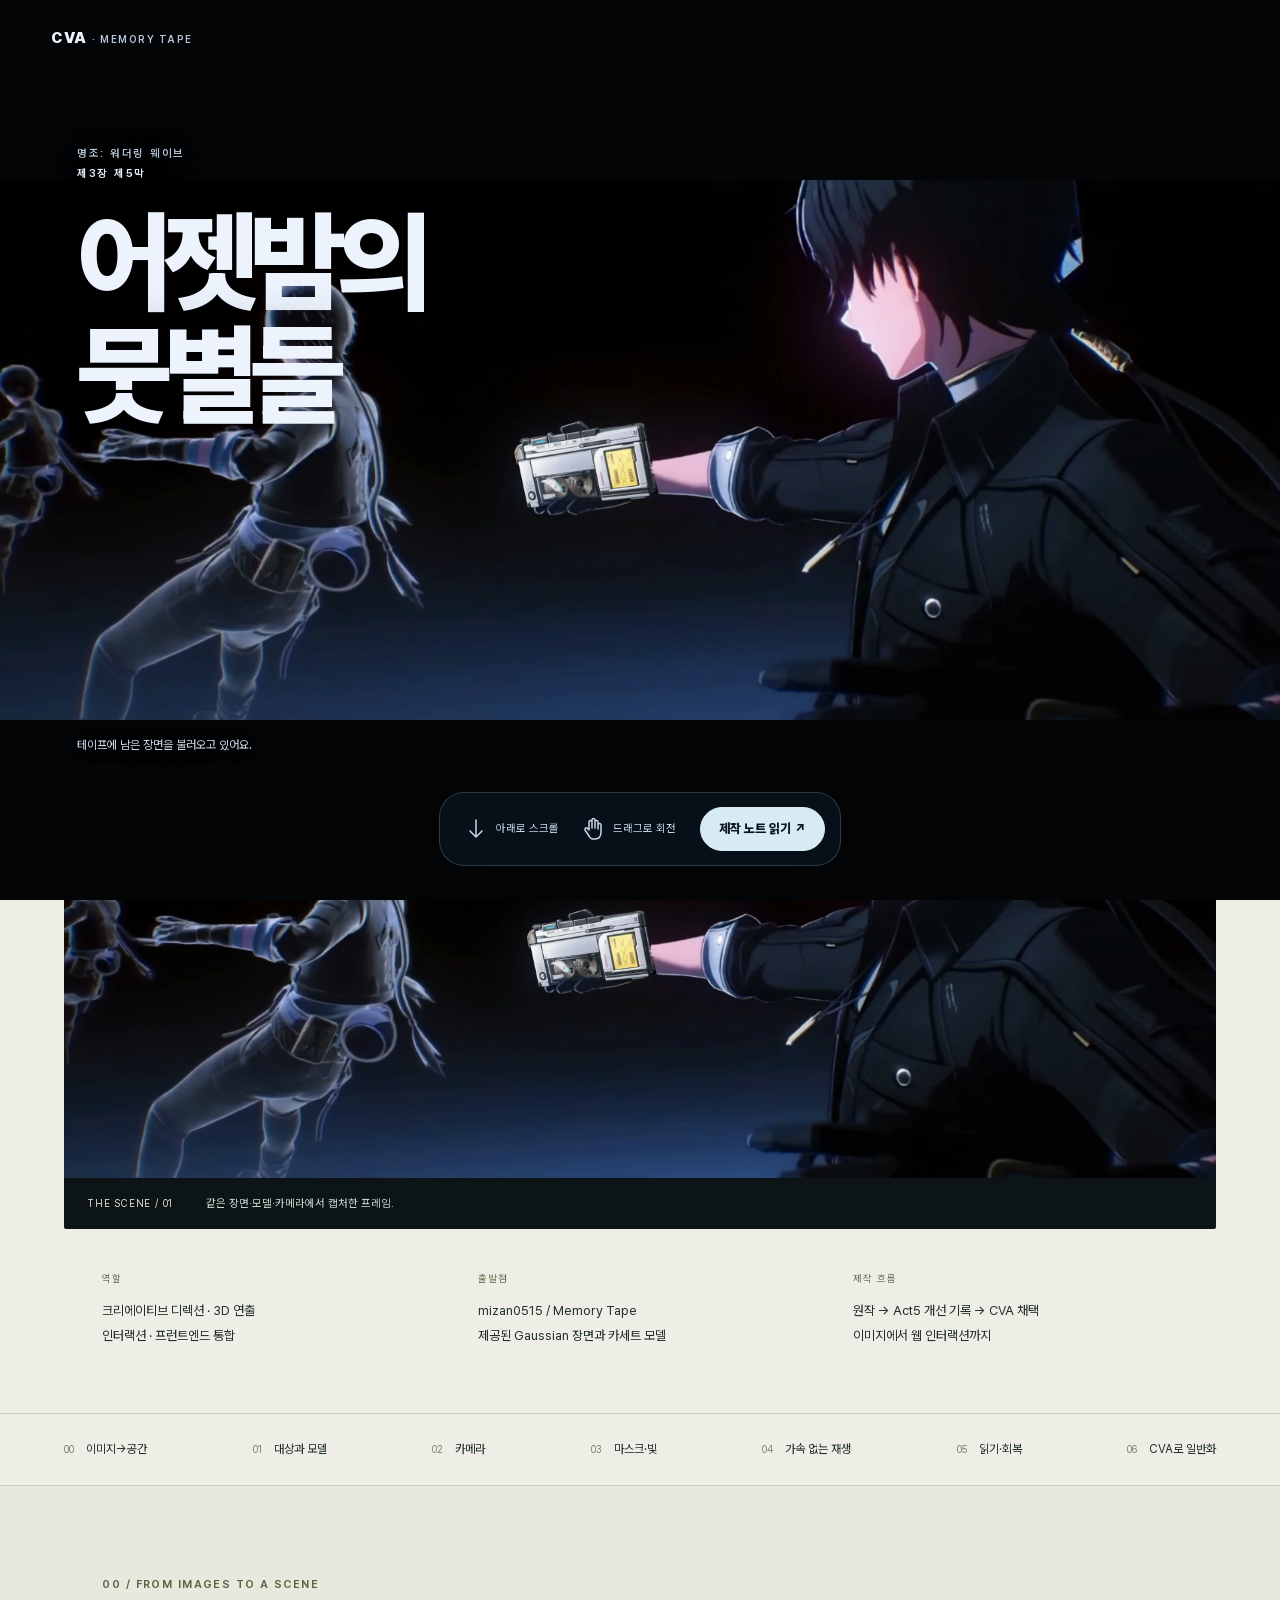
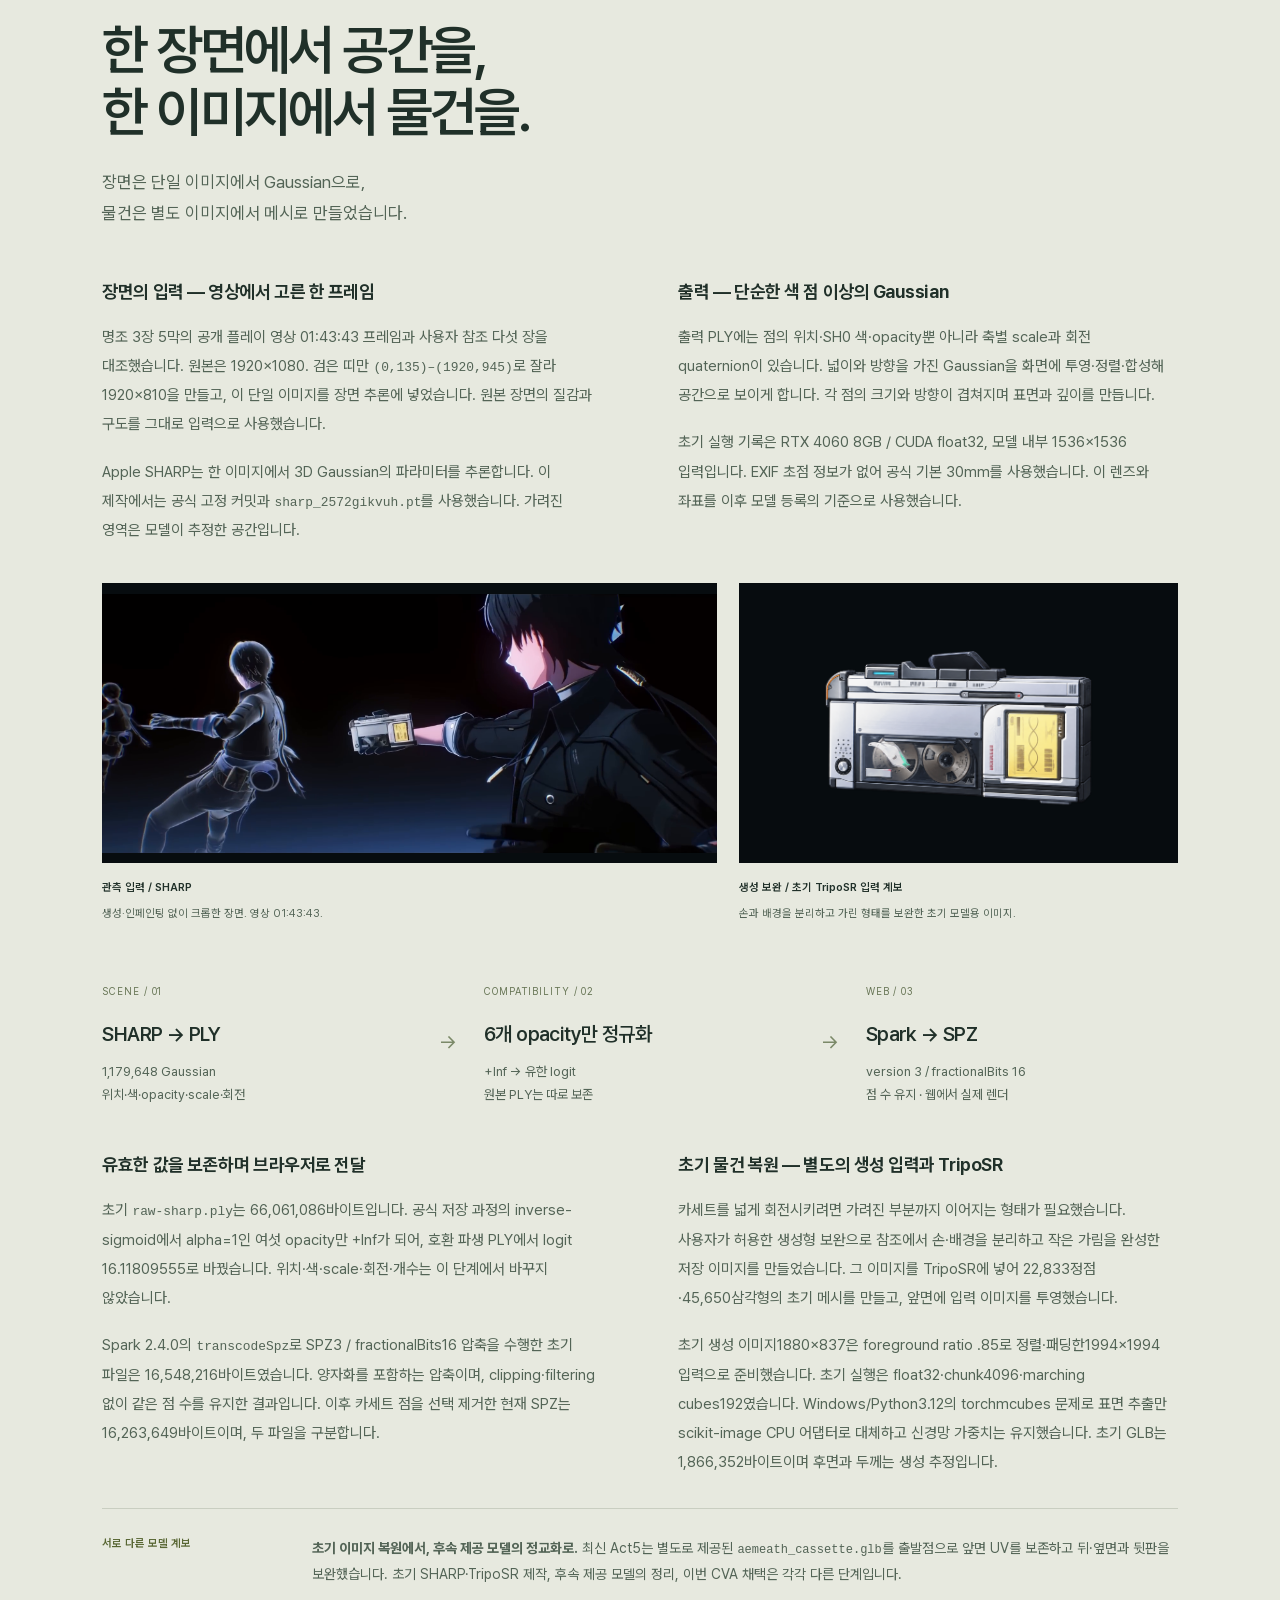
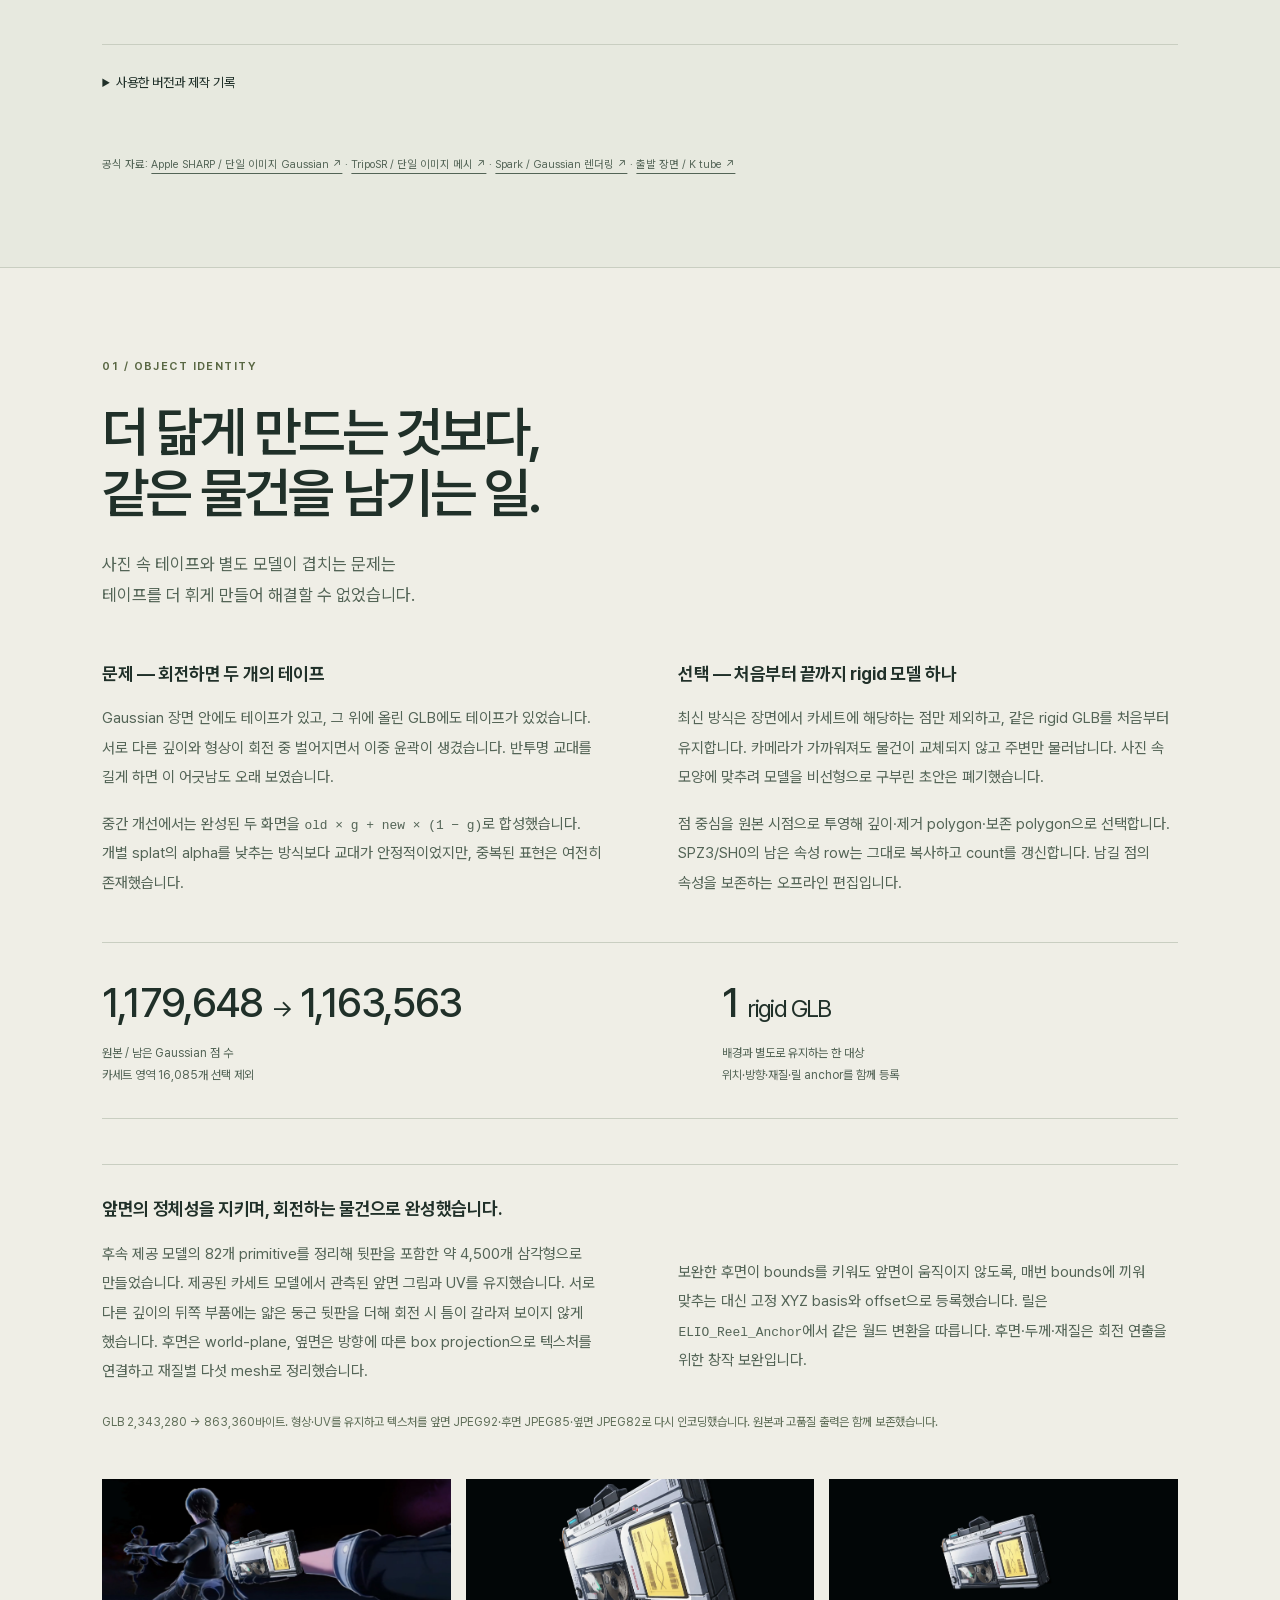
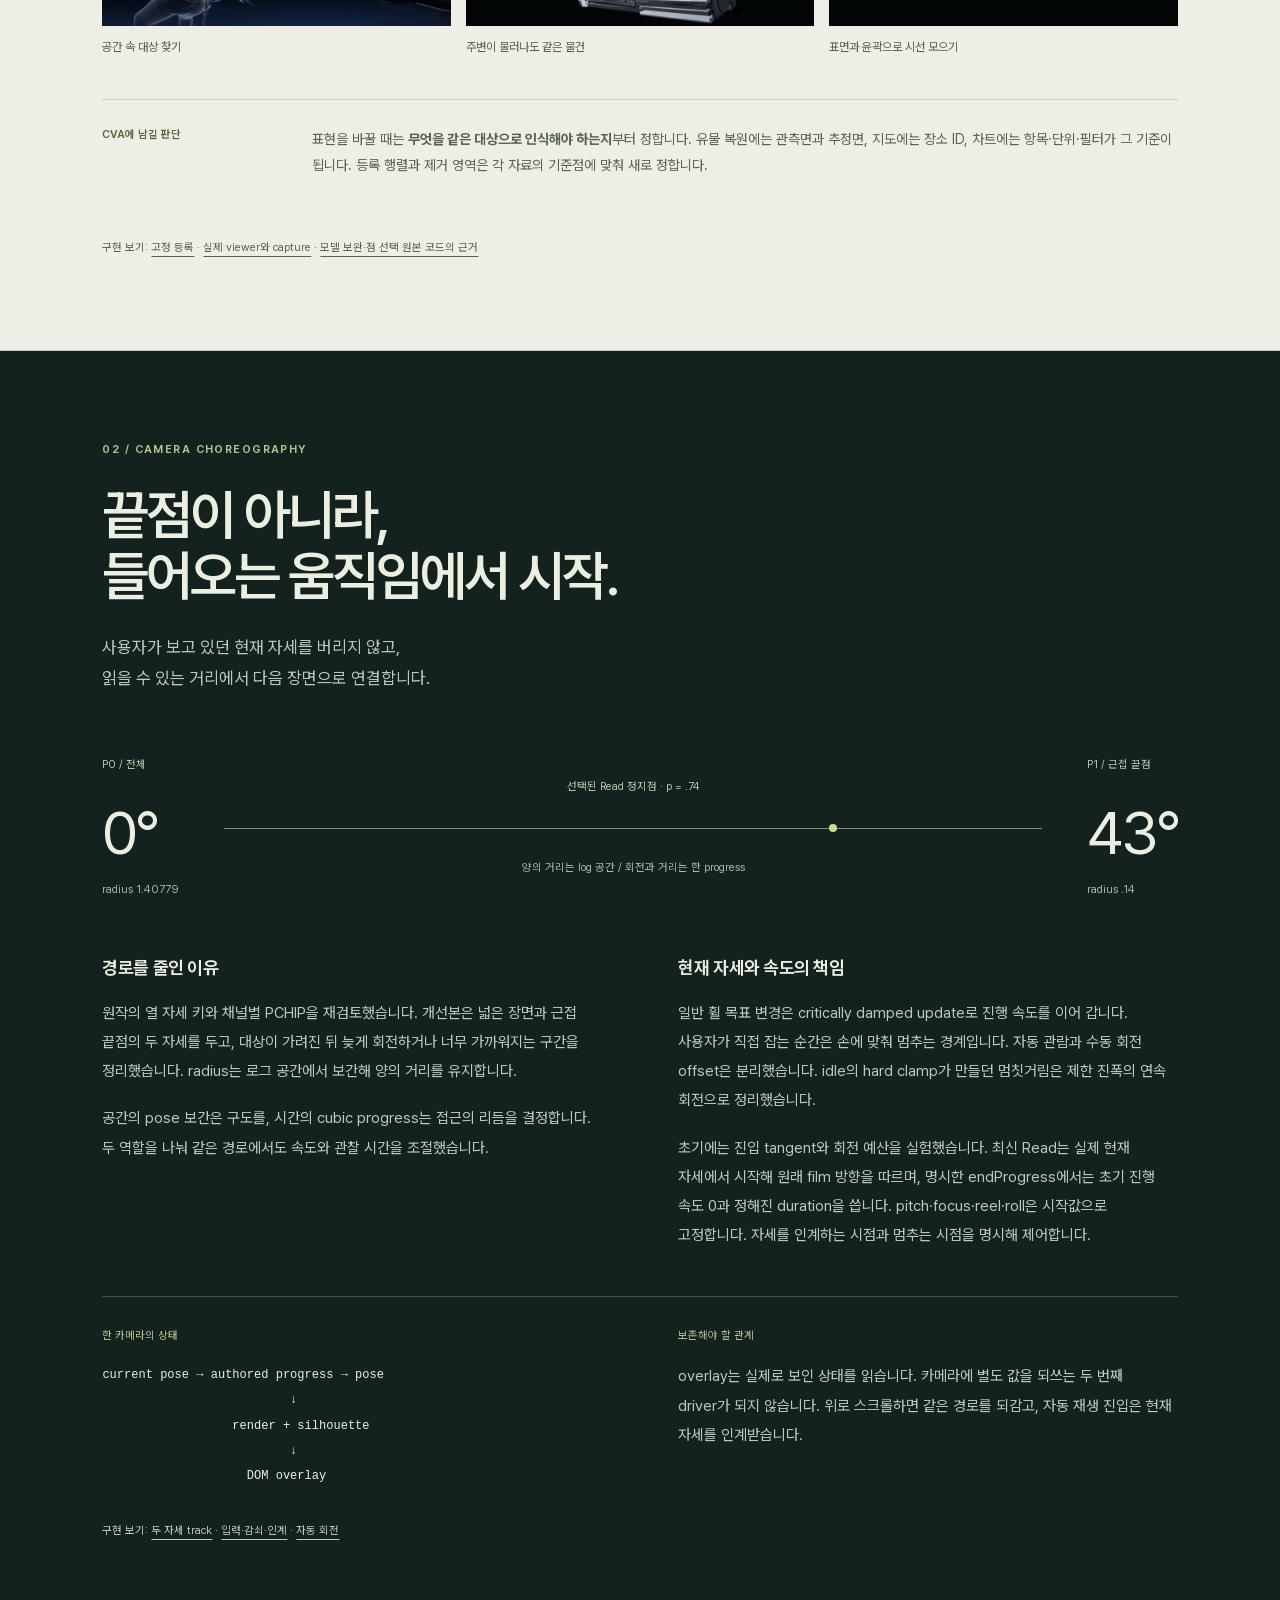
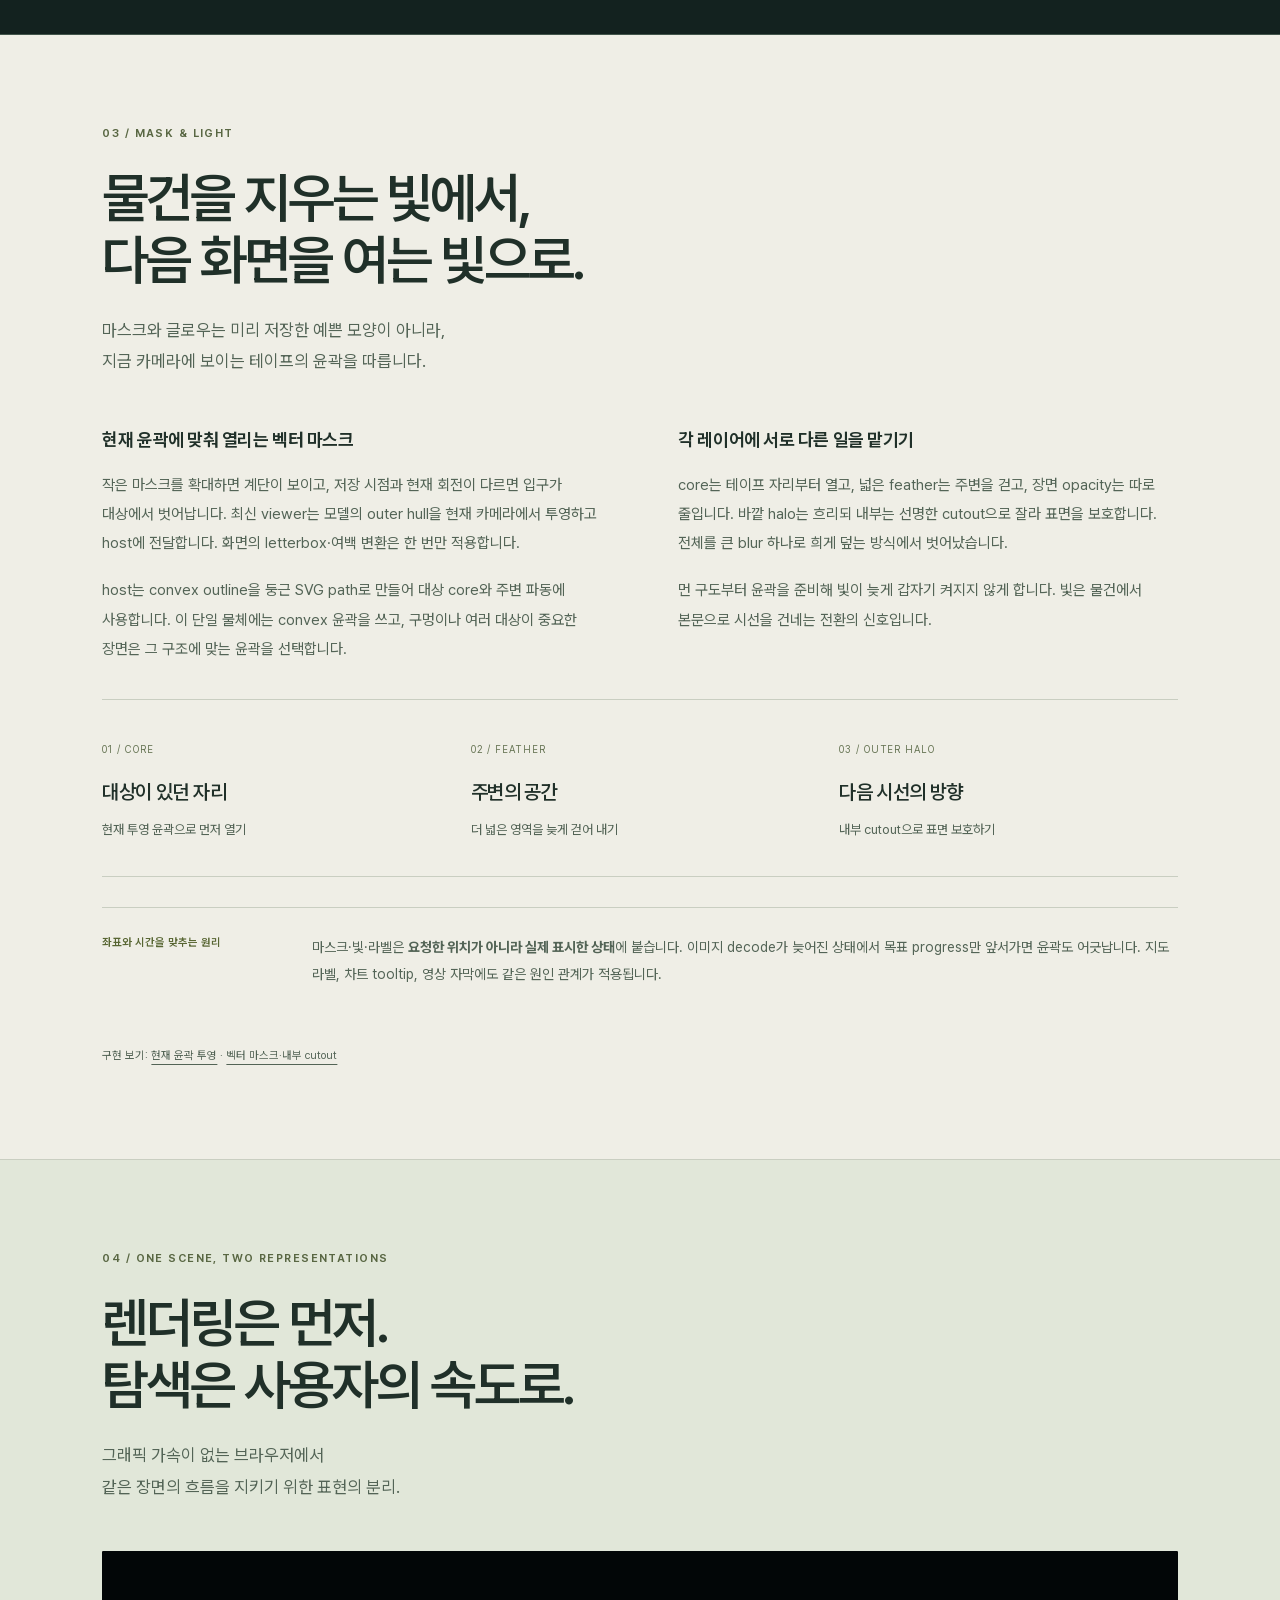
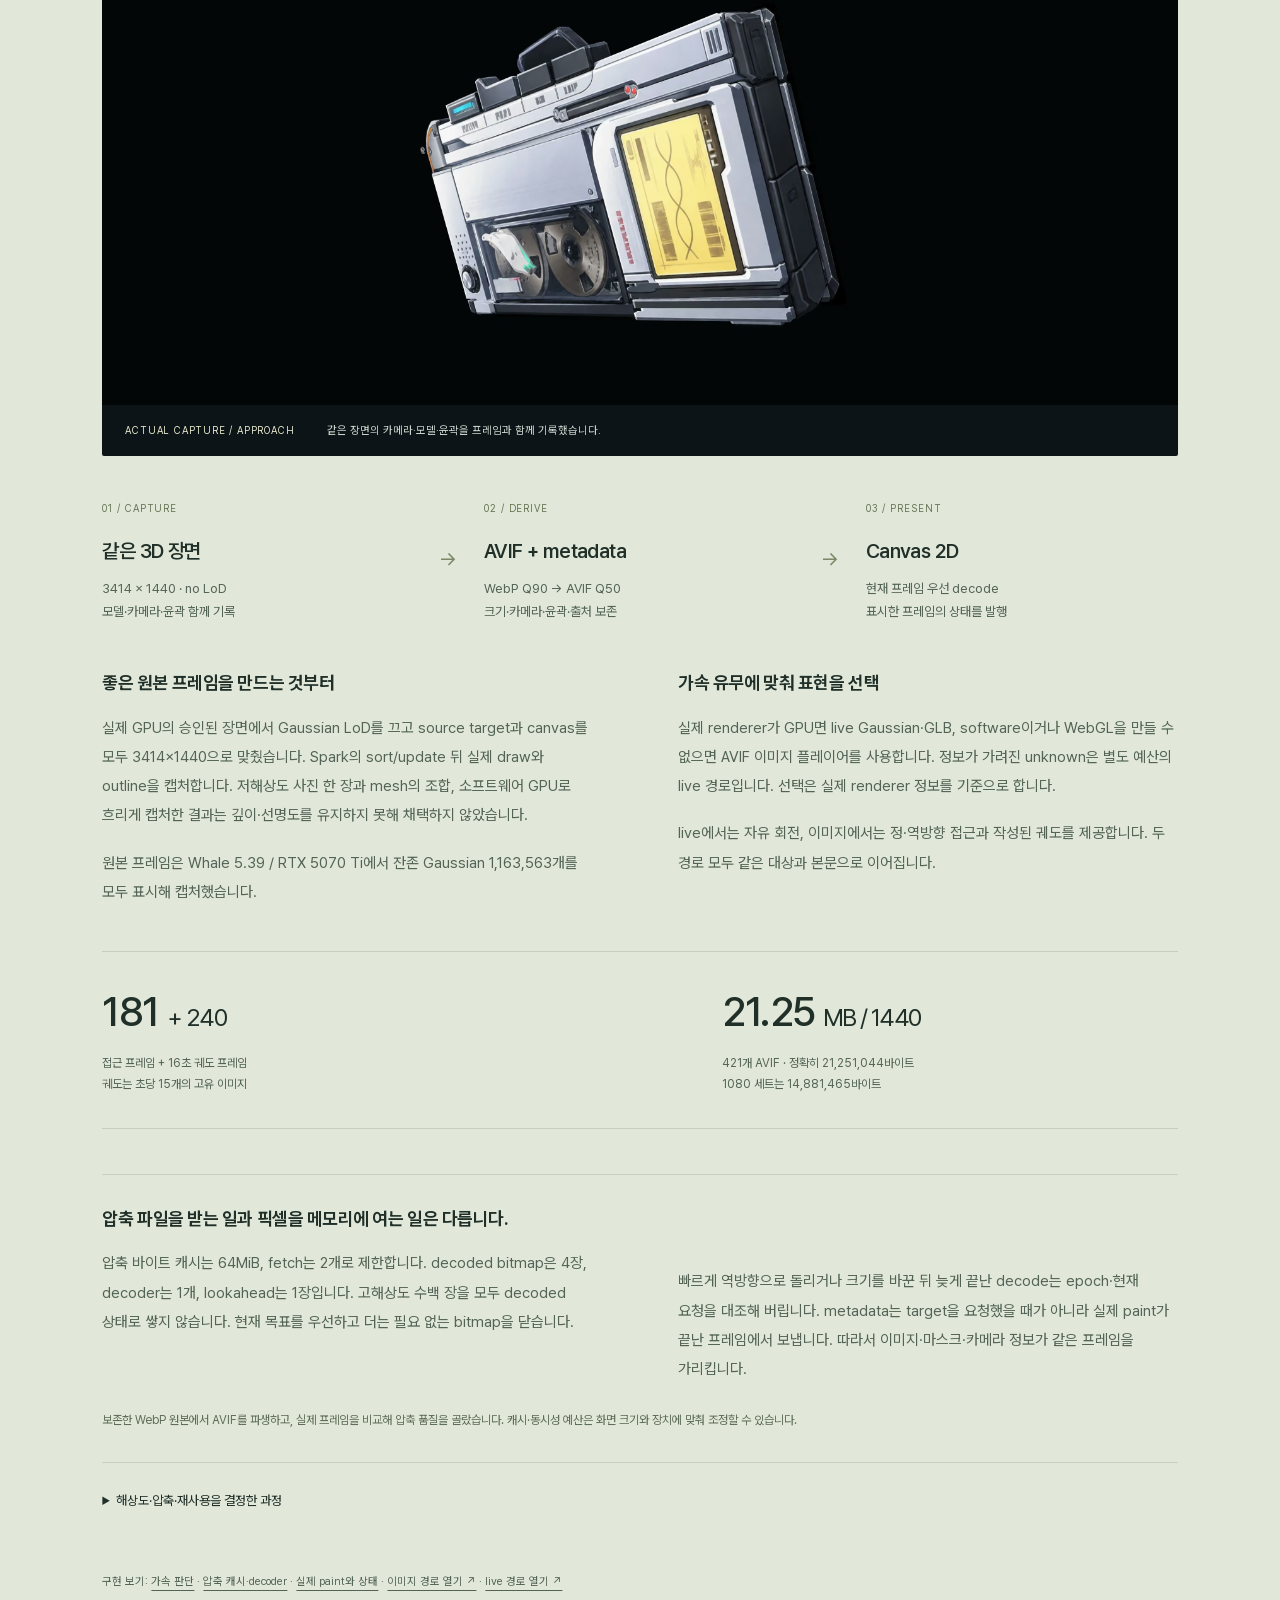
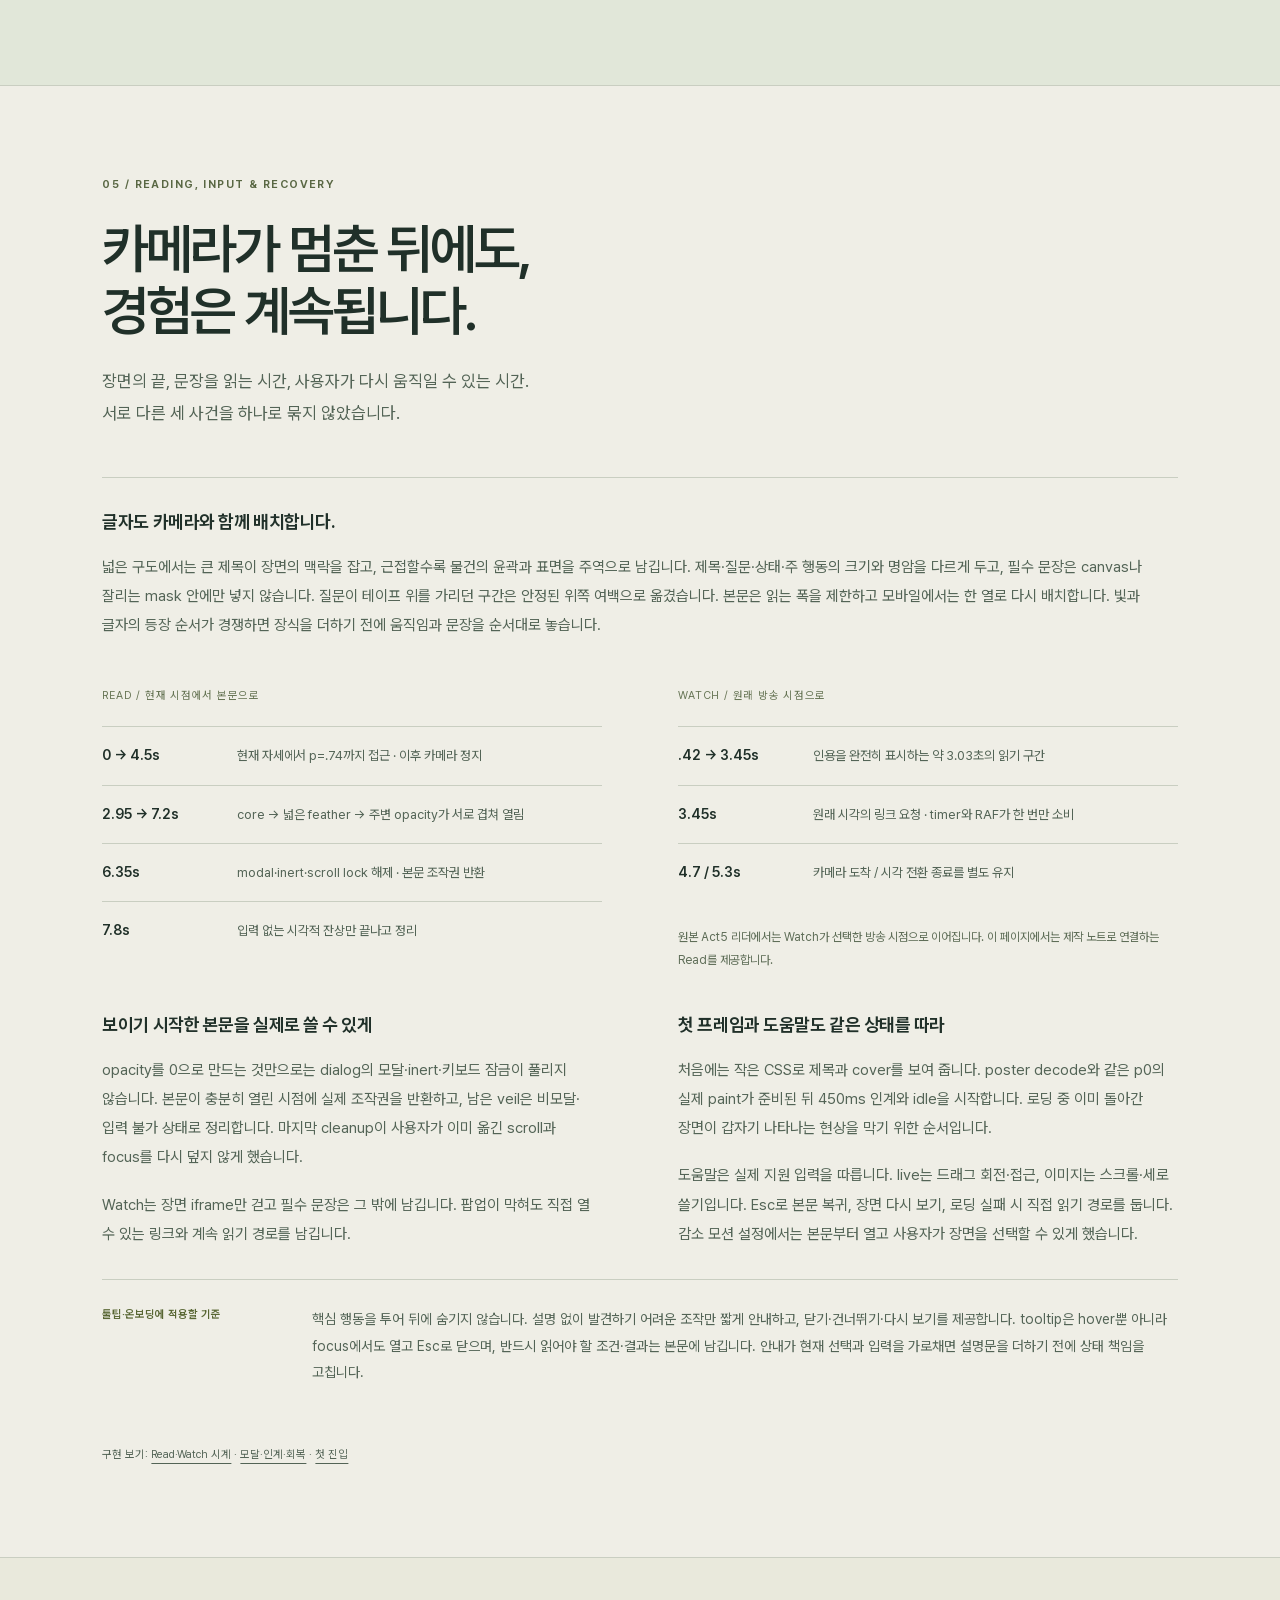
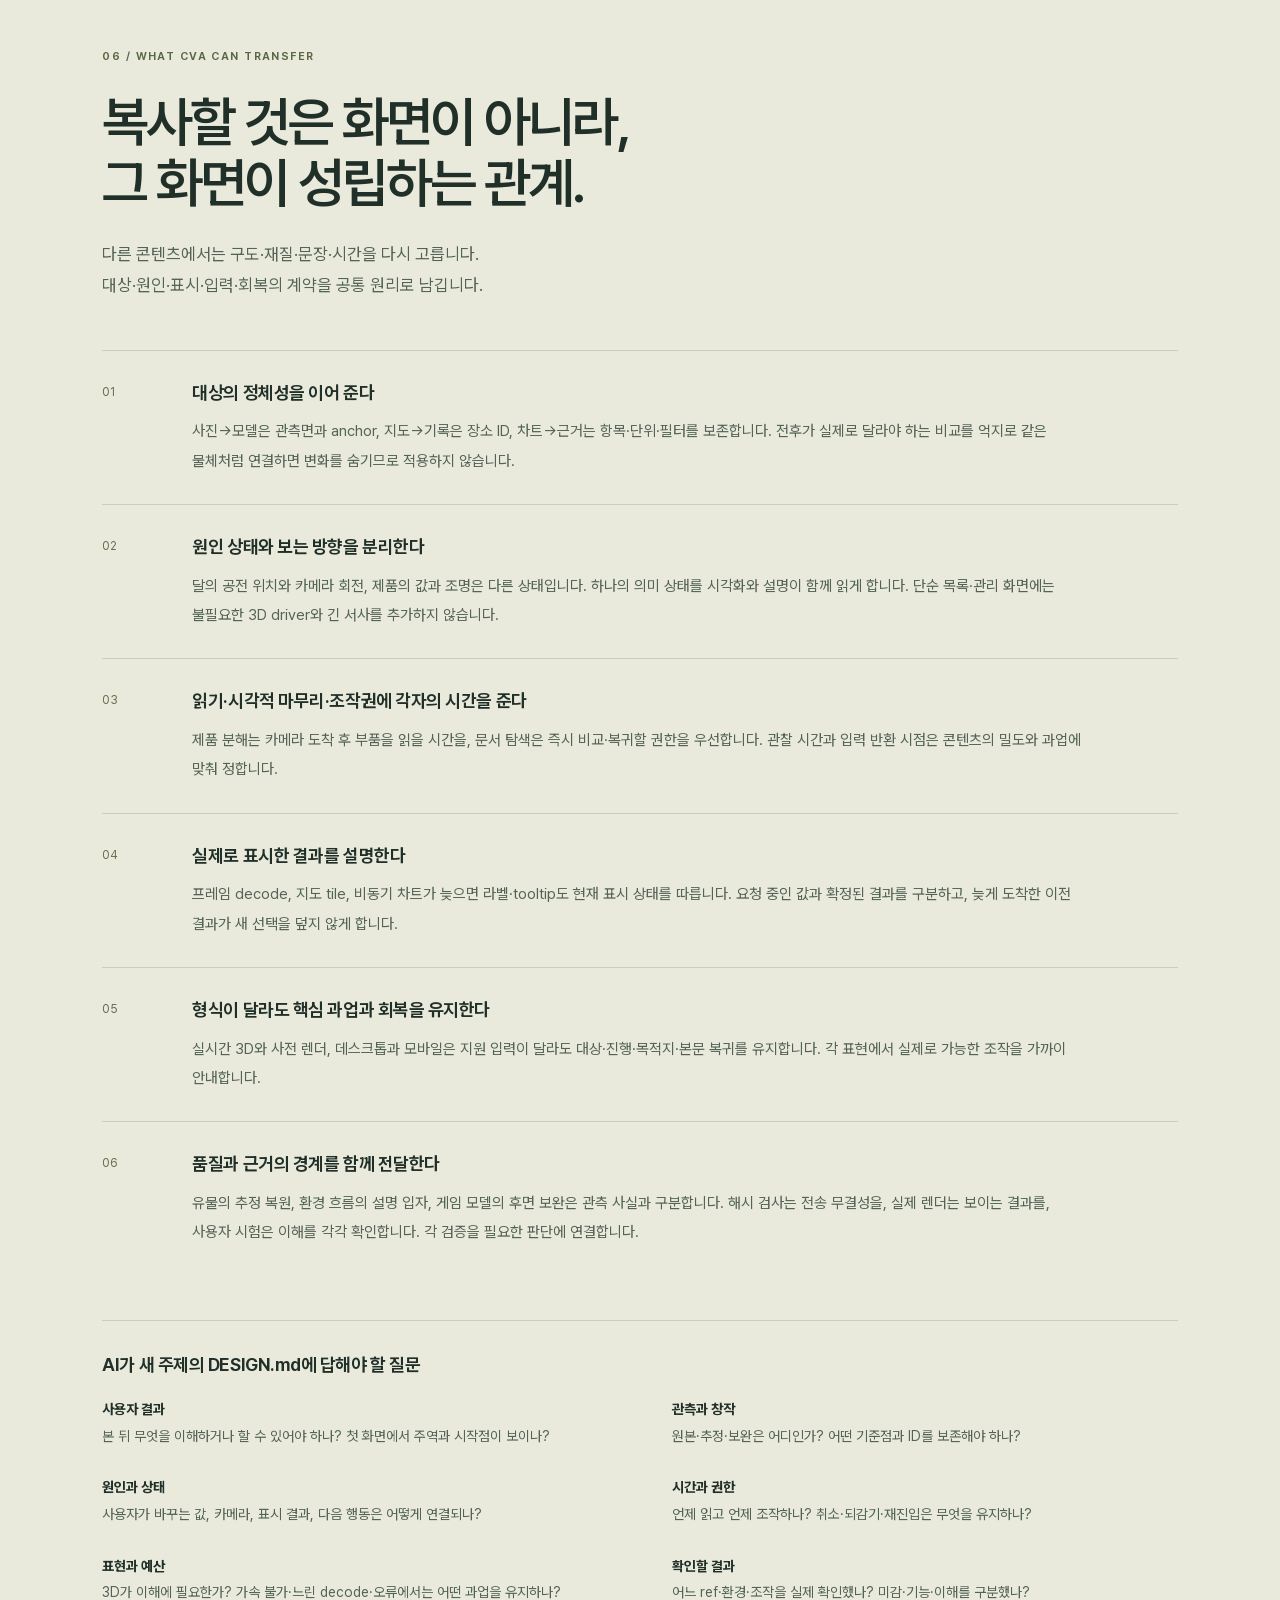
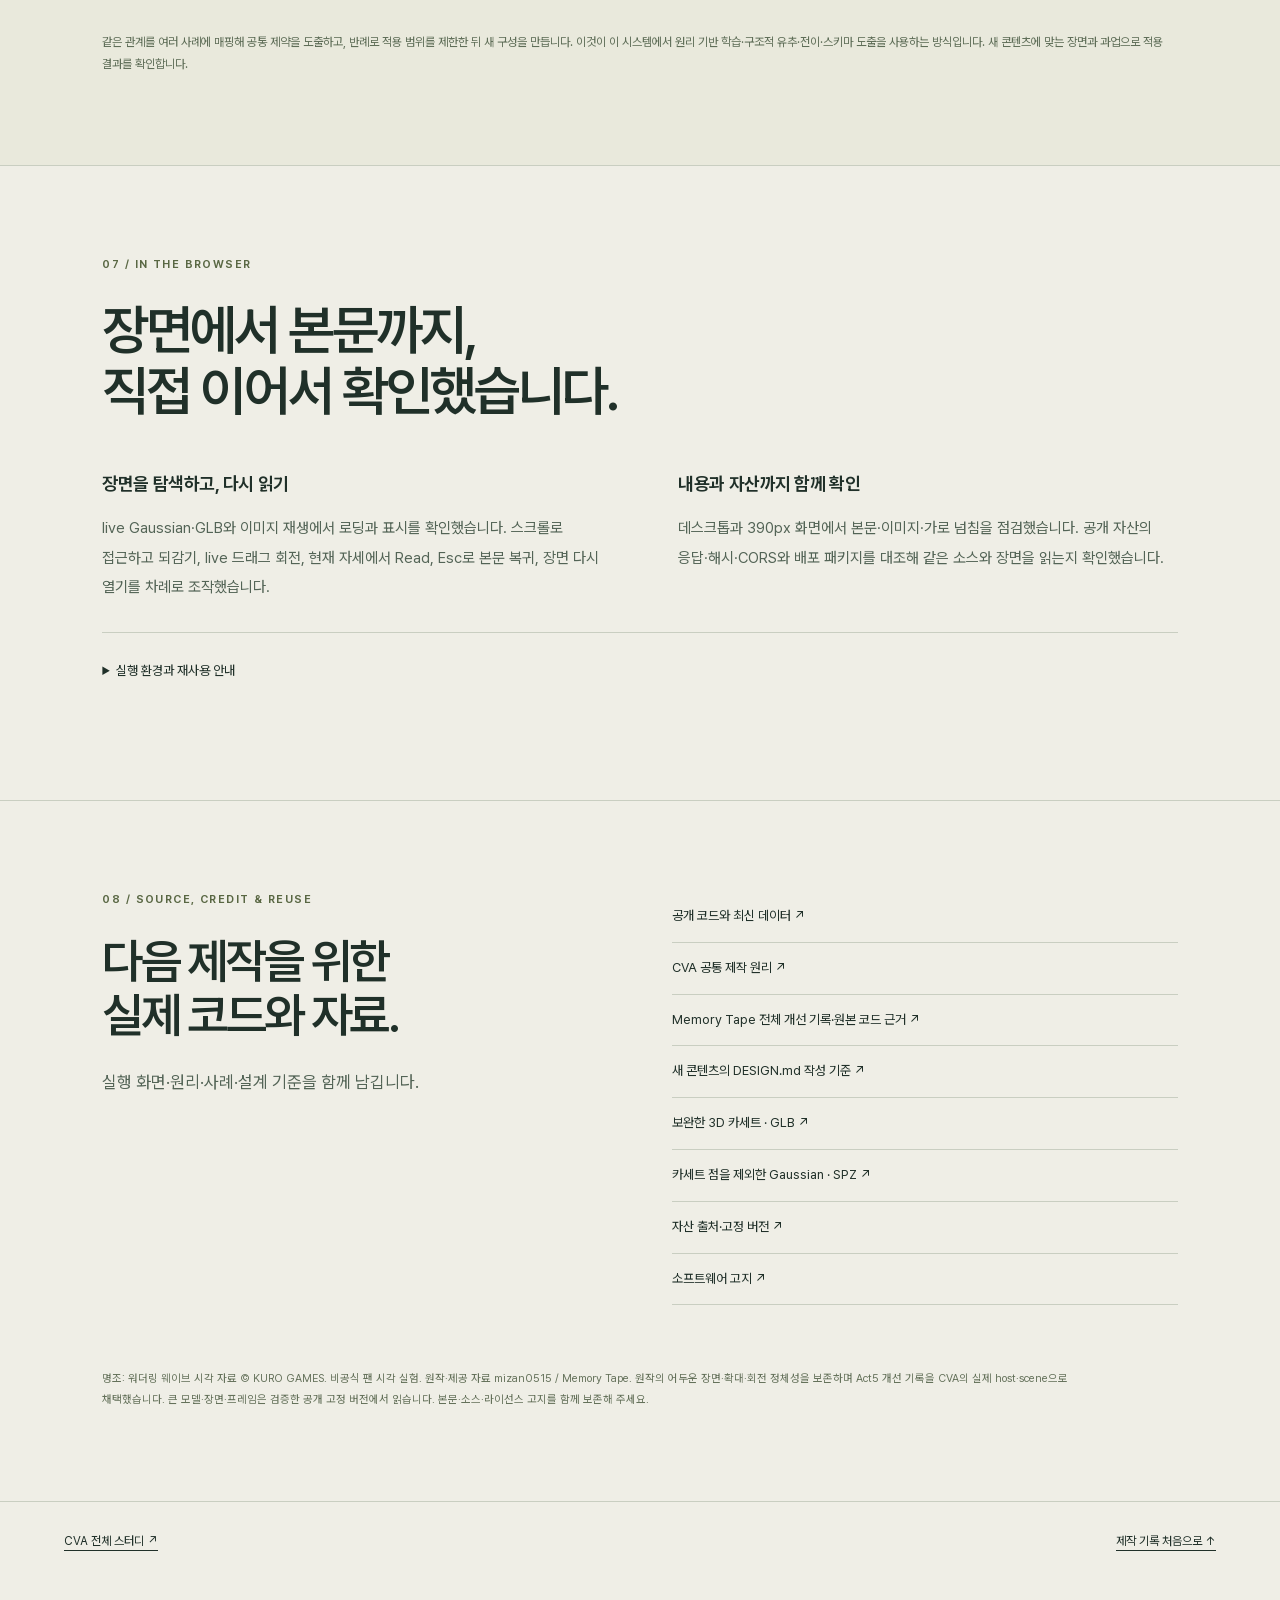
<file: index.html>
<!doctype html><html lang="ko"><head><meta charset="utf-8"><meta name="viewport" content="width=device-width,initial-scale=1"><title>Memory Tape</title><script>location.replace(new URL('memory.html'+location.search+location.hash,location.href).href);</script></head><body><a href="memory.html">Memory Tape 열기</a></body></html>
</file>
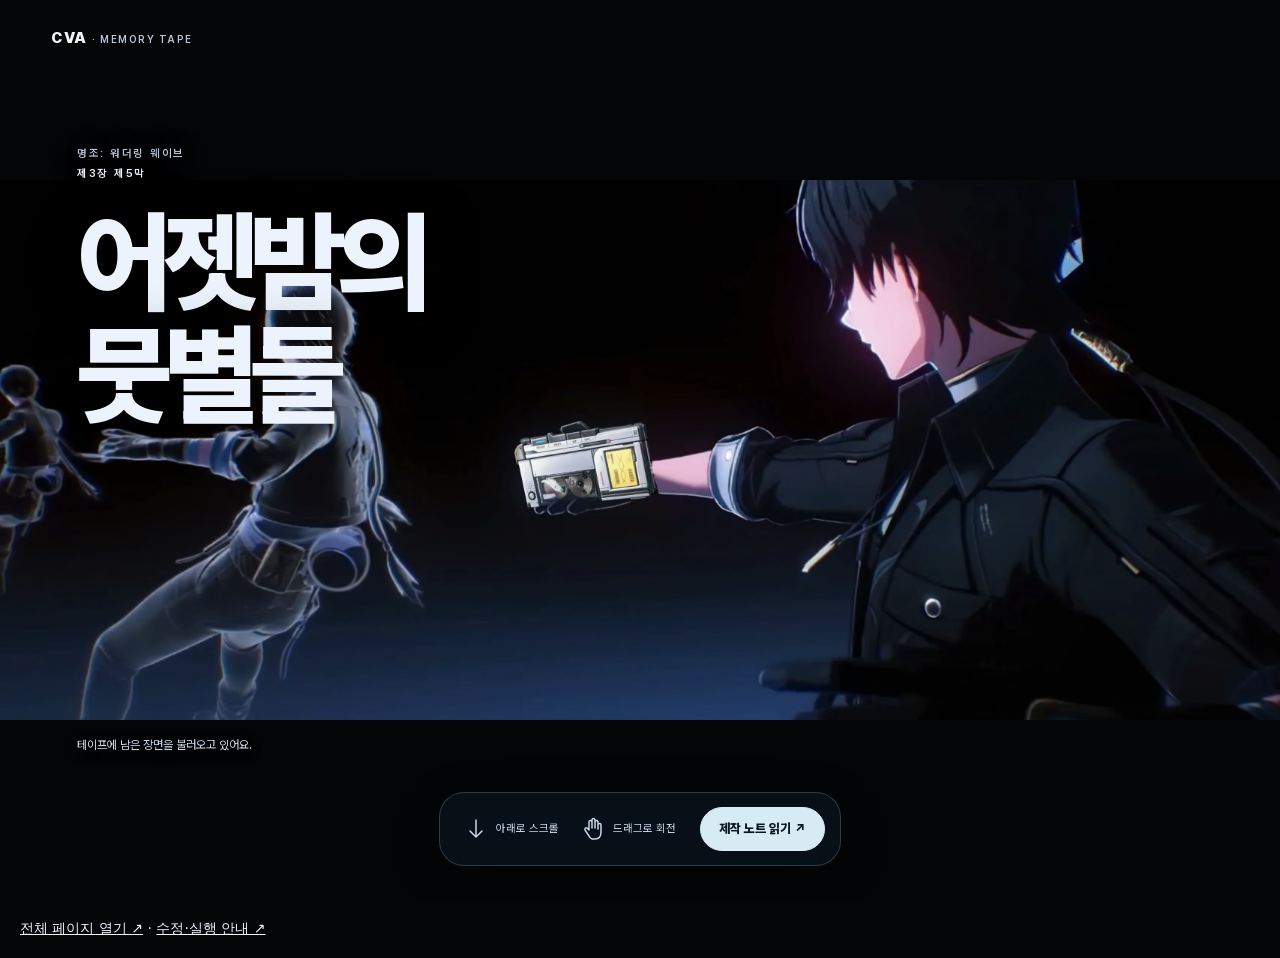
<file: embed-example.html>
<!doctype html><html lang="ko"><head><meta charset="utf-8"><meta name="viewport" content="width=device-width,initial-scale=1"><title>Memory Tape · 삽입 예제</title><style>html,body{margin:0;background:#030507;color:#edf3fc;font:14px system-ui}iframe{display:block;border:0;width:100%;height:100svh}a{color:inherit}footer{padding:20px}</style></head><body><iframe src="memory.html" title="Memory Tape 실제 장면·카메라·전환 예시"></iframe><footer><a href="memory.html">전체 페이지 열기 ↗</a> · <a href="README.md">수정·실행 안내 ↗</a></footer></body></html>
</file>
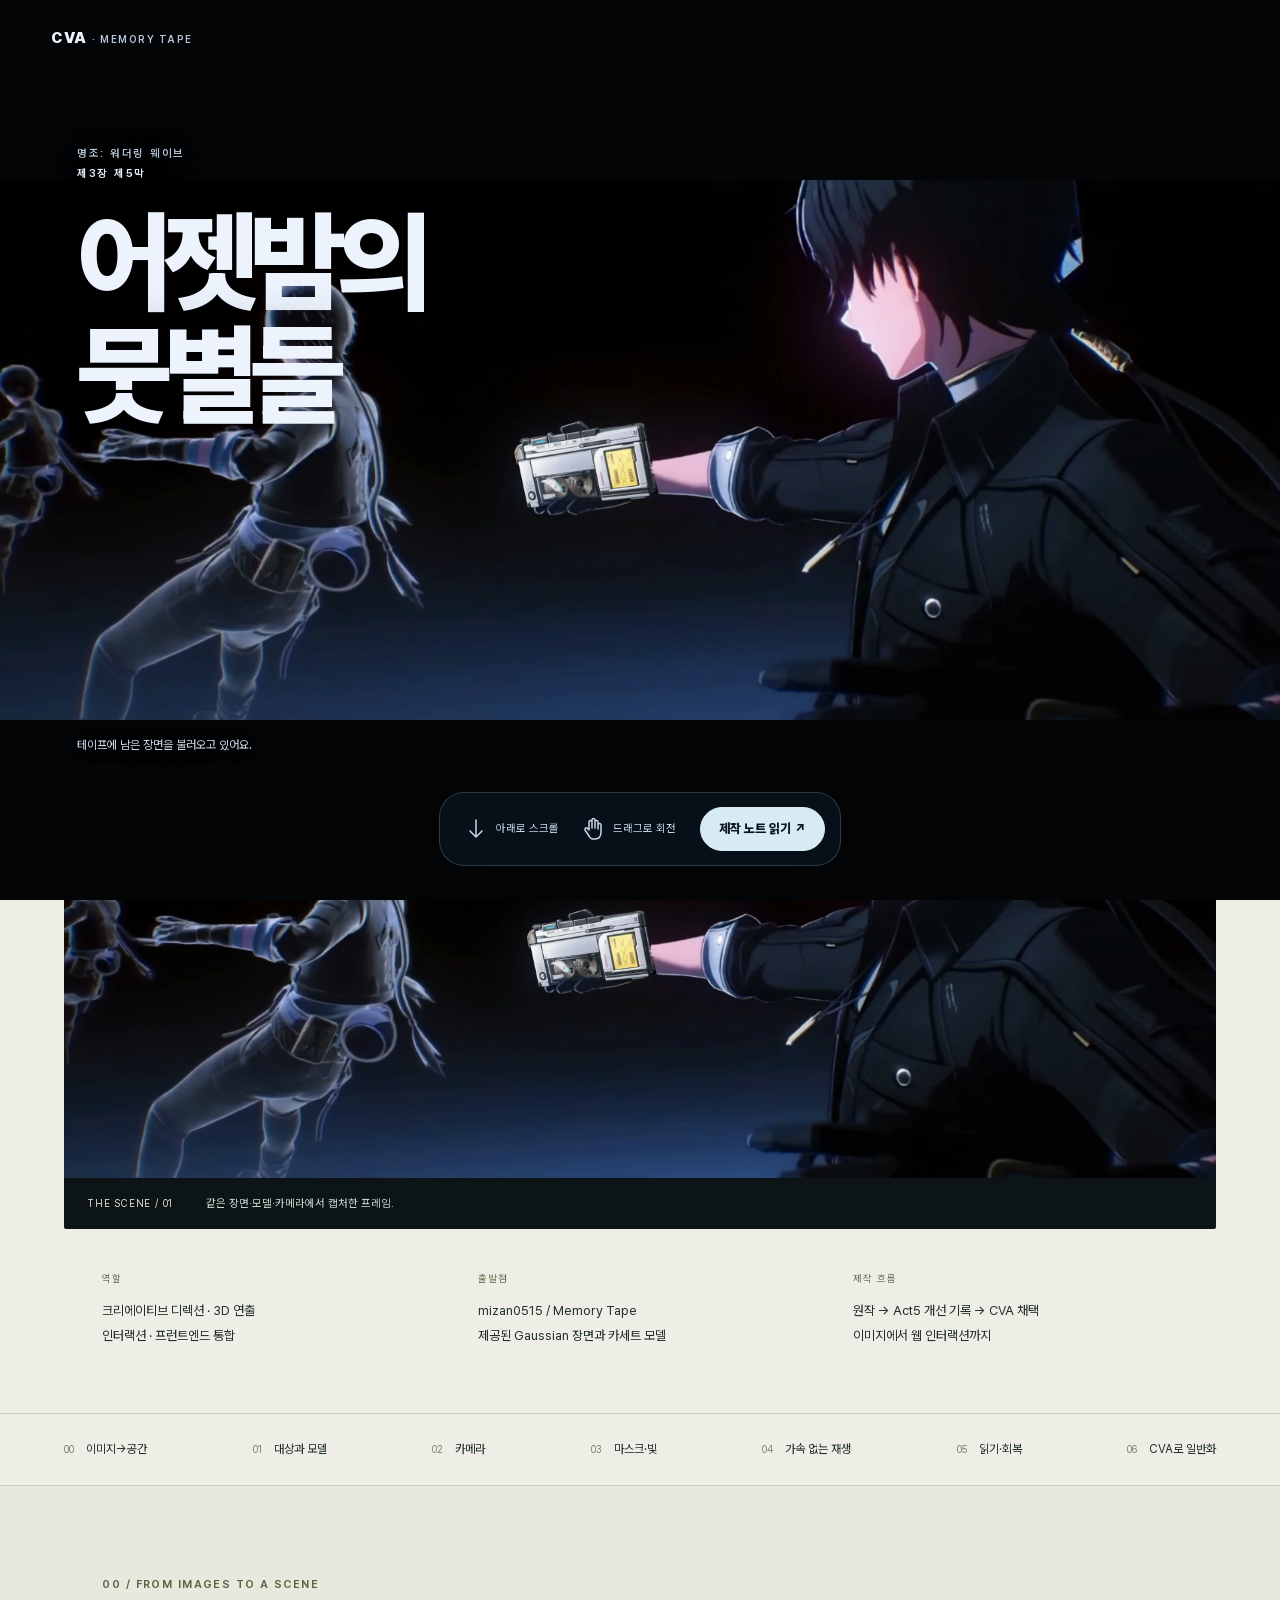
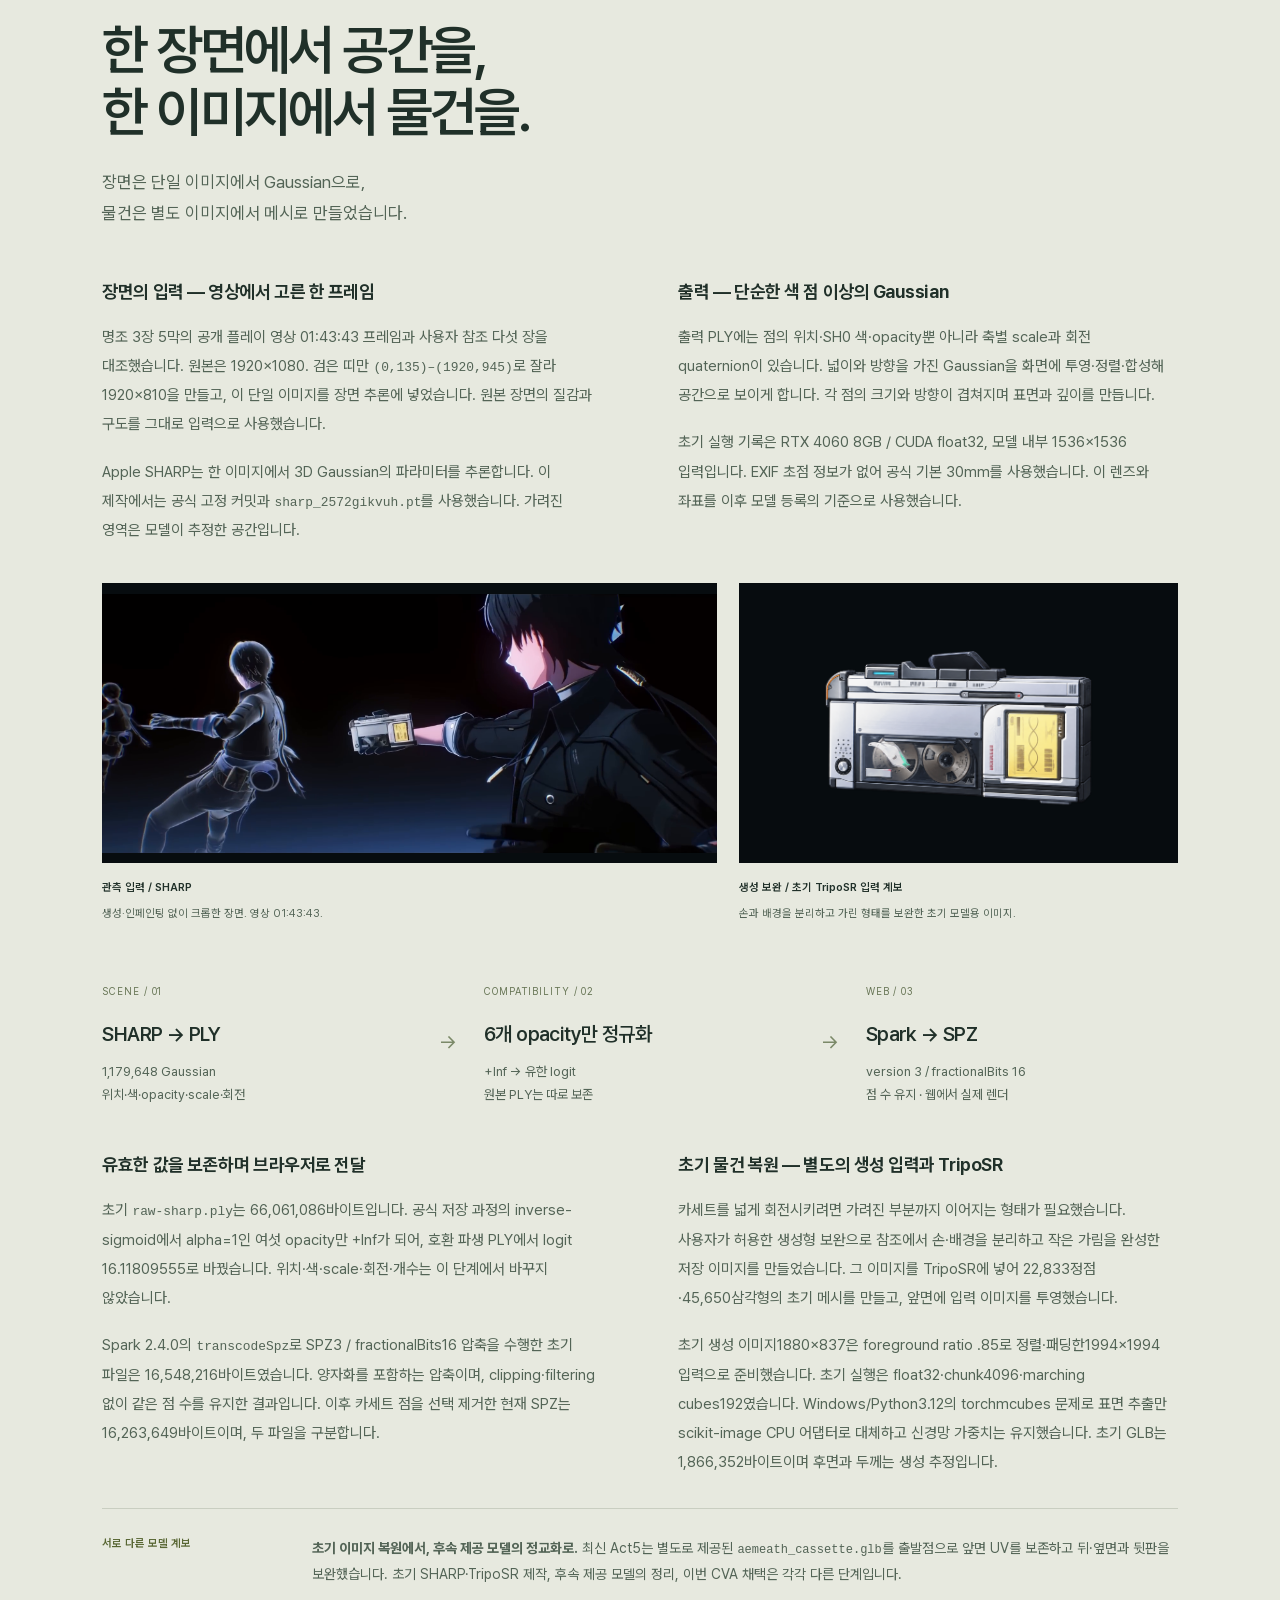
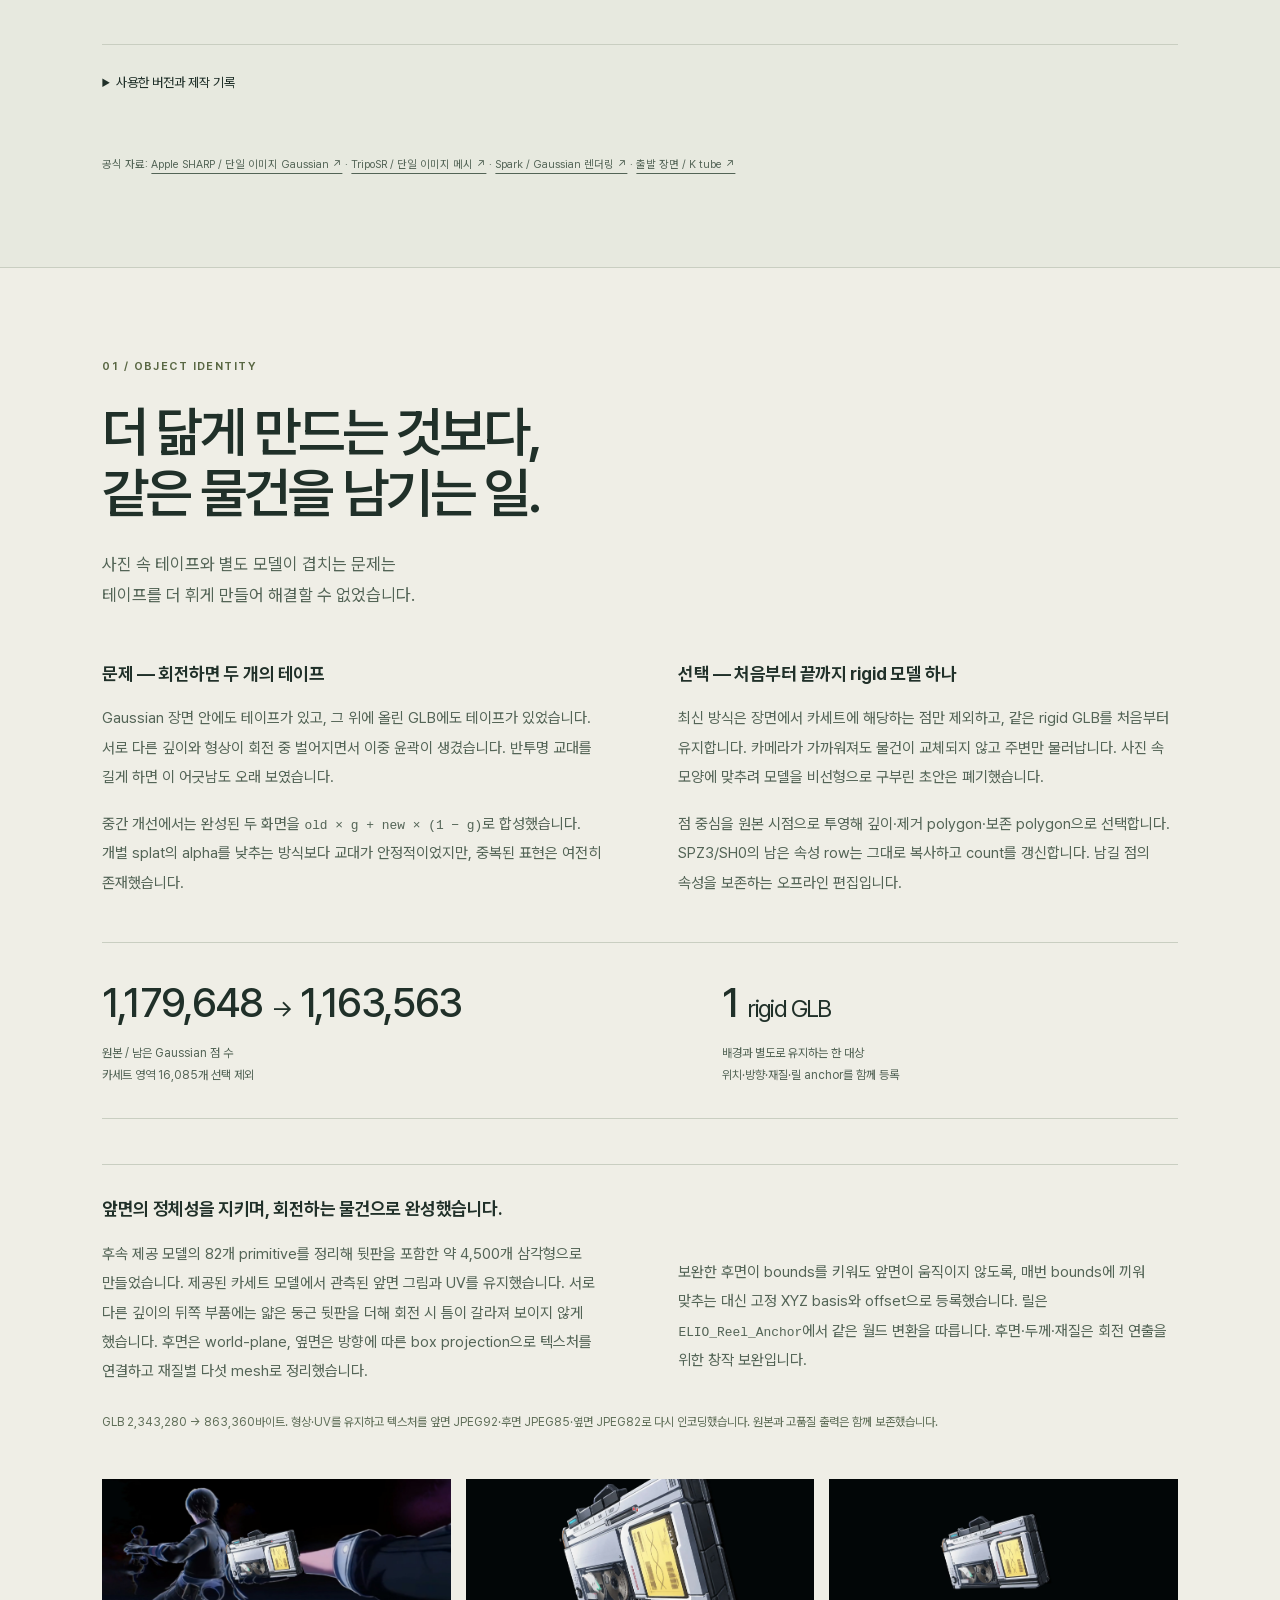
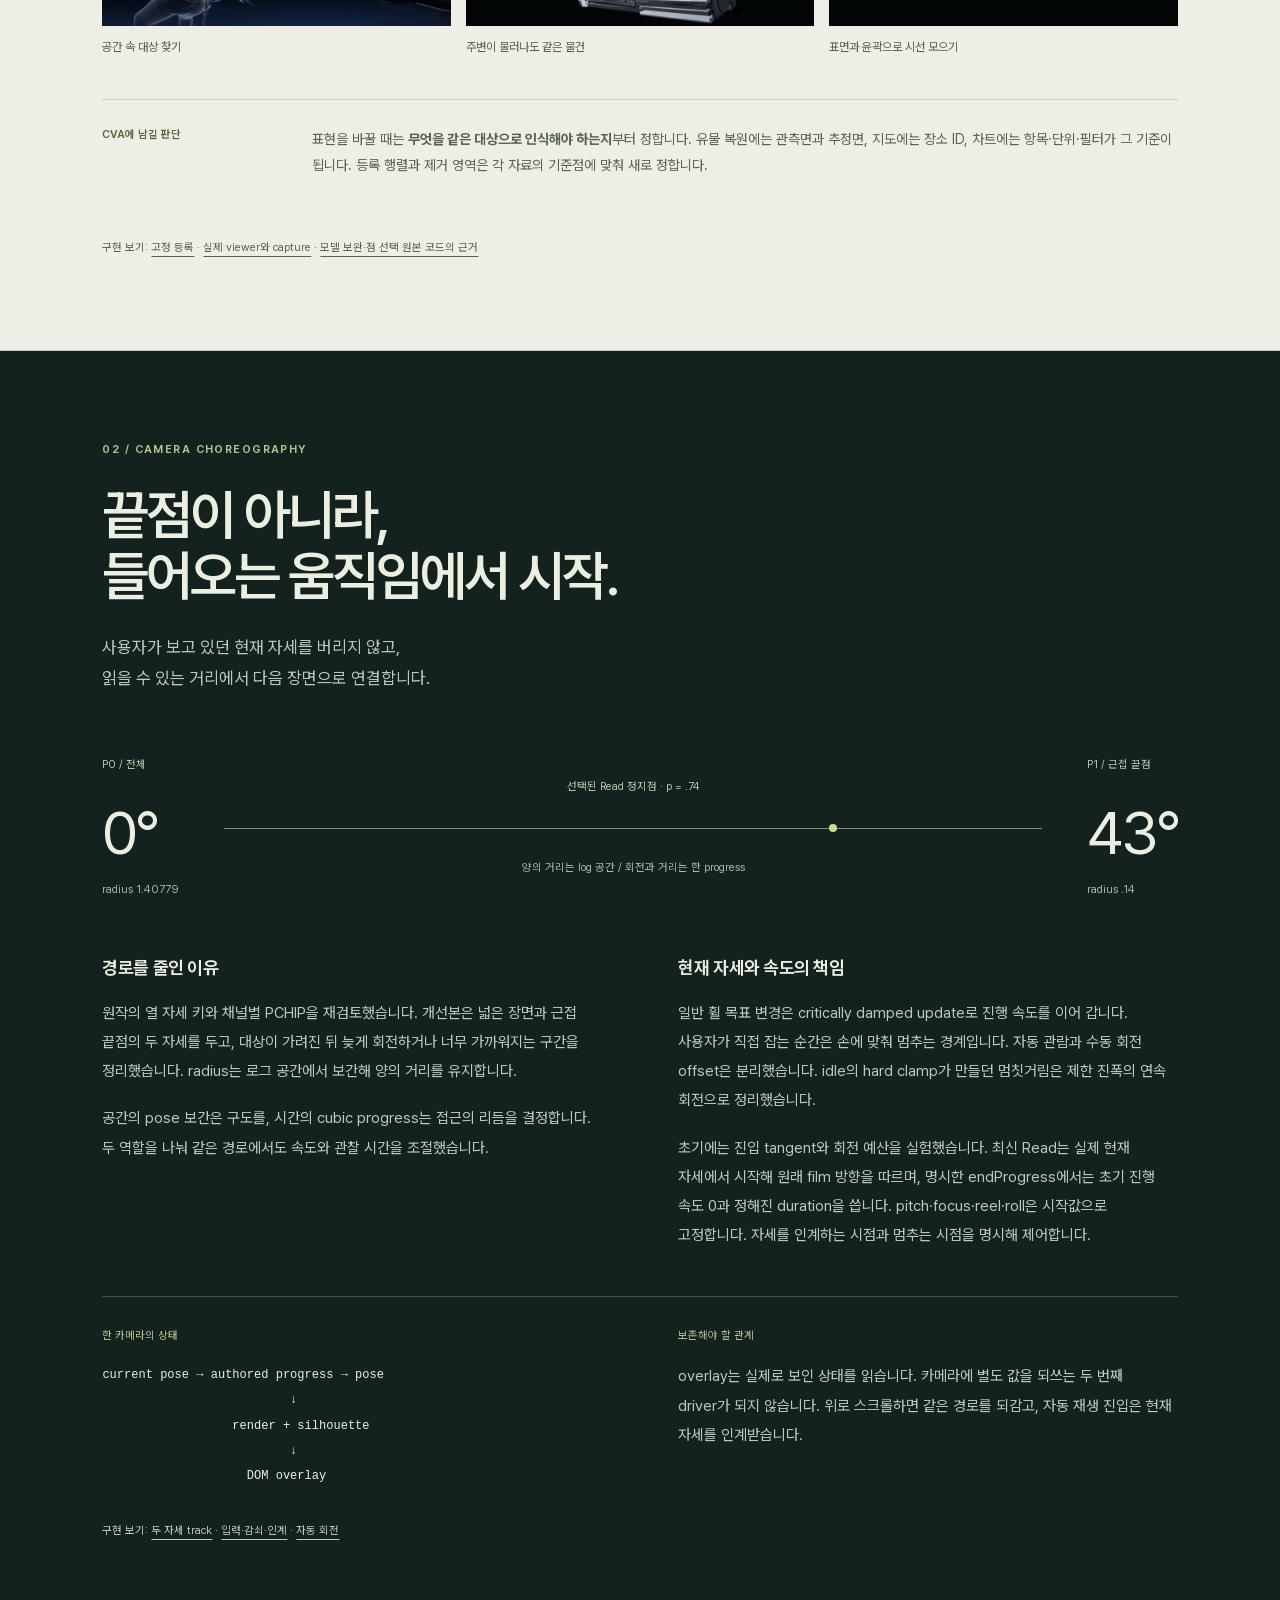
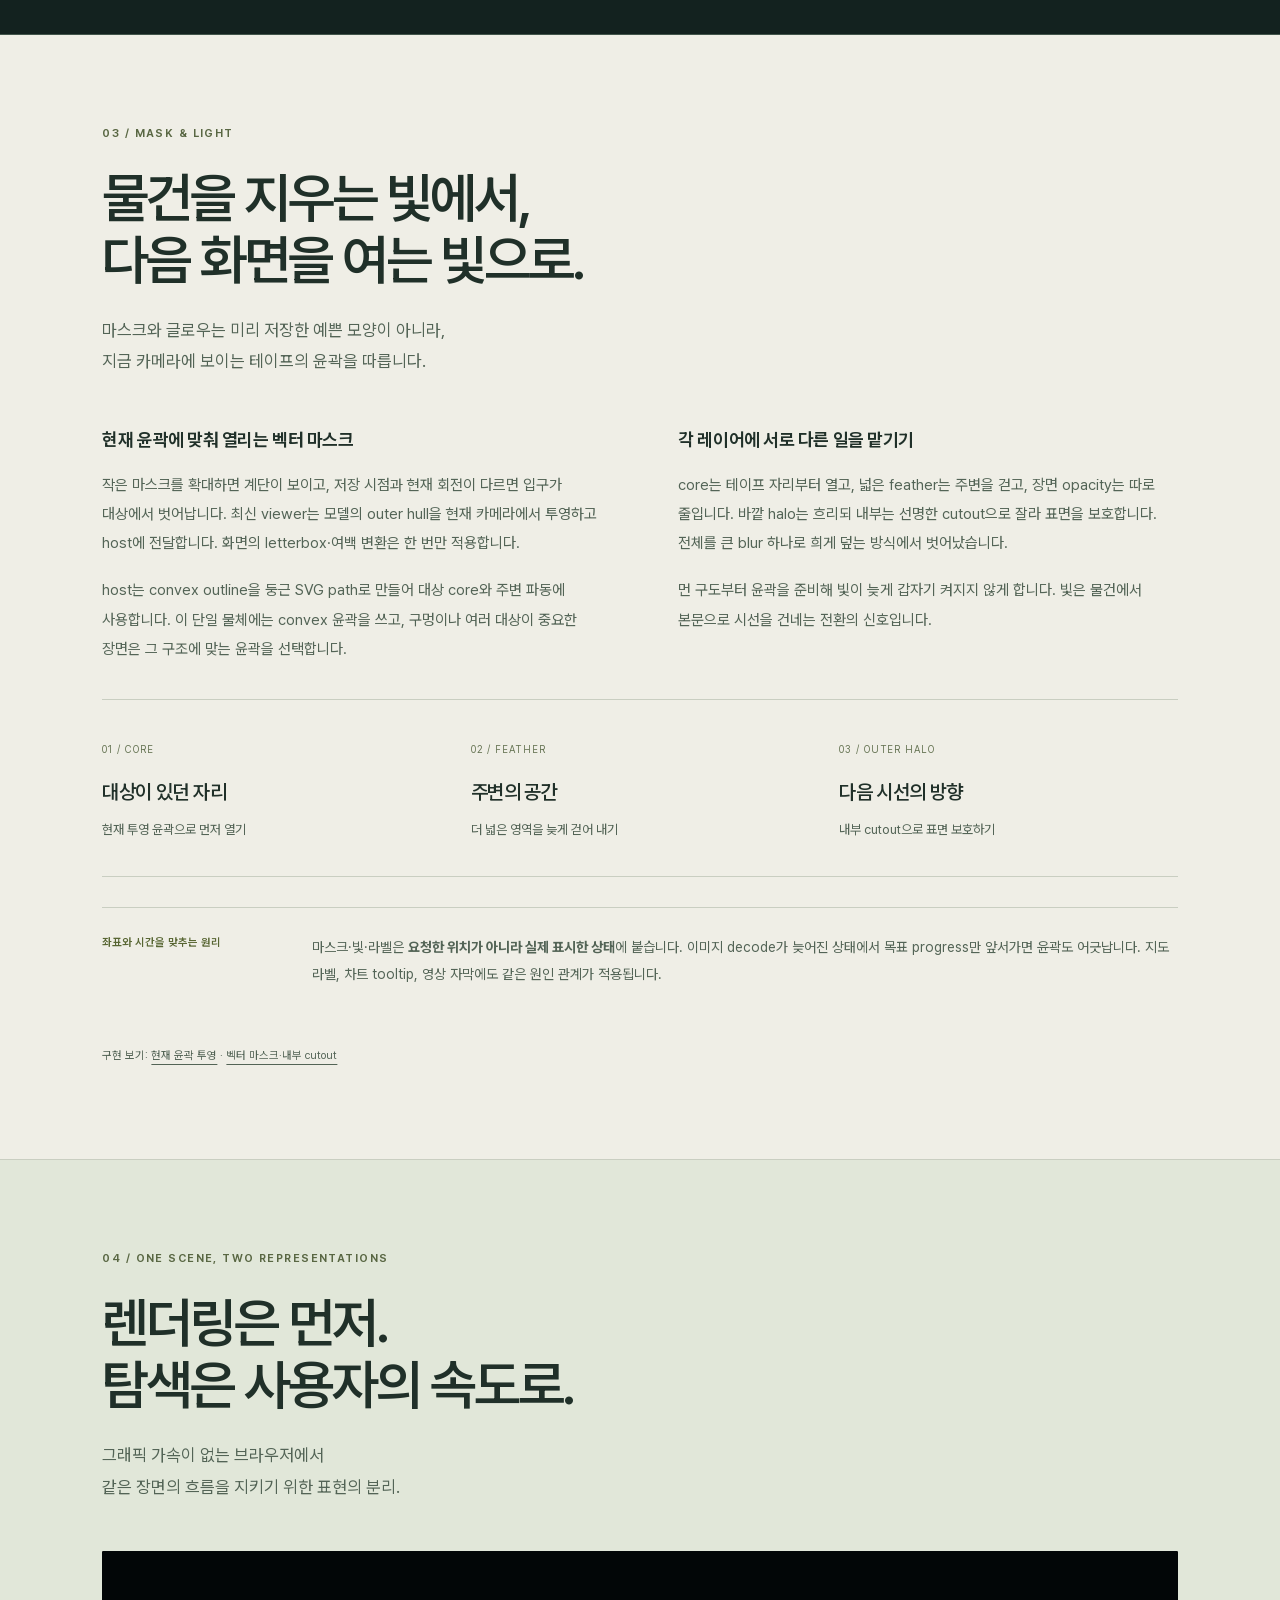
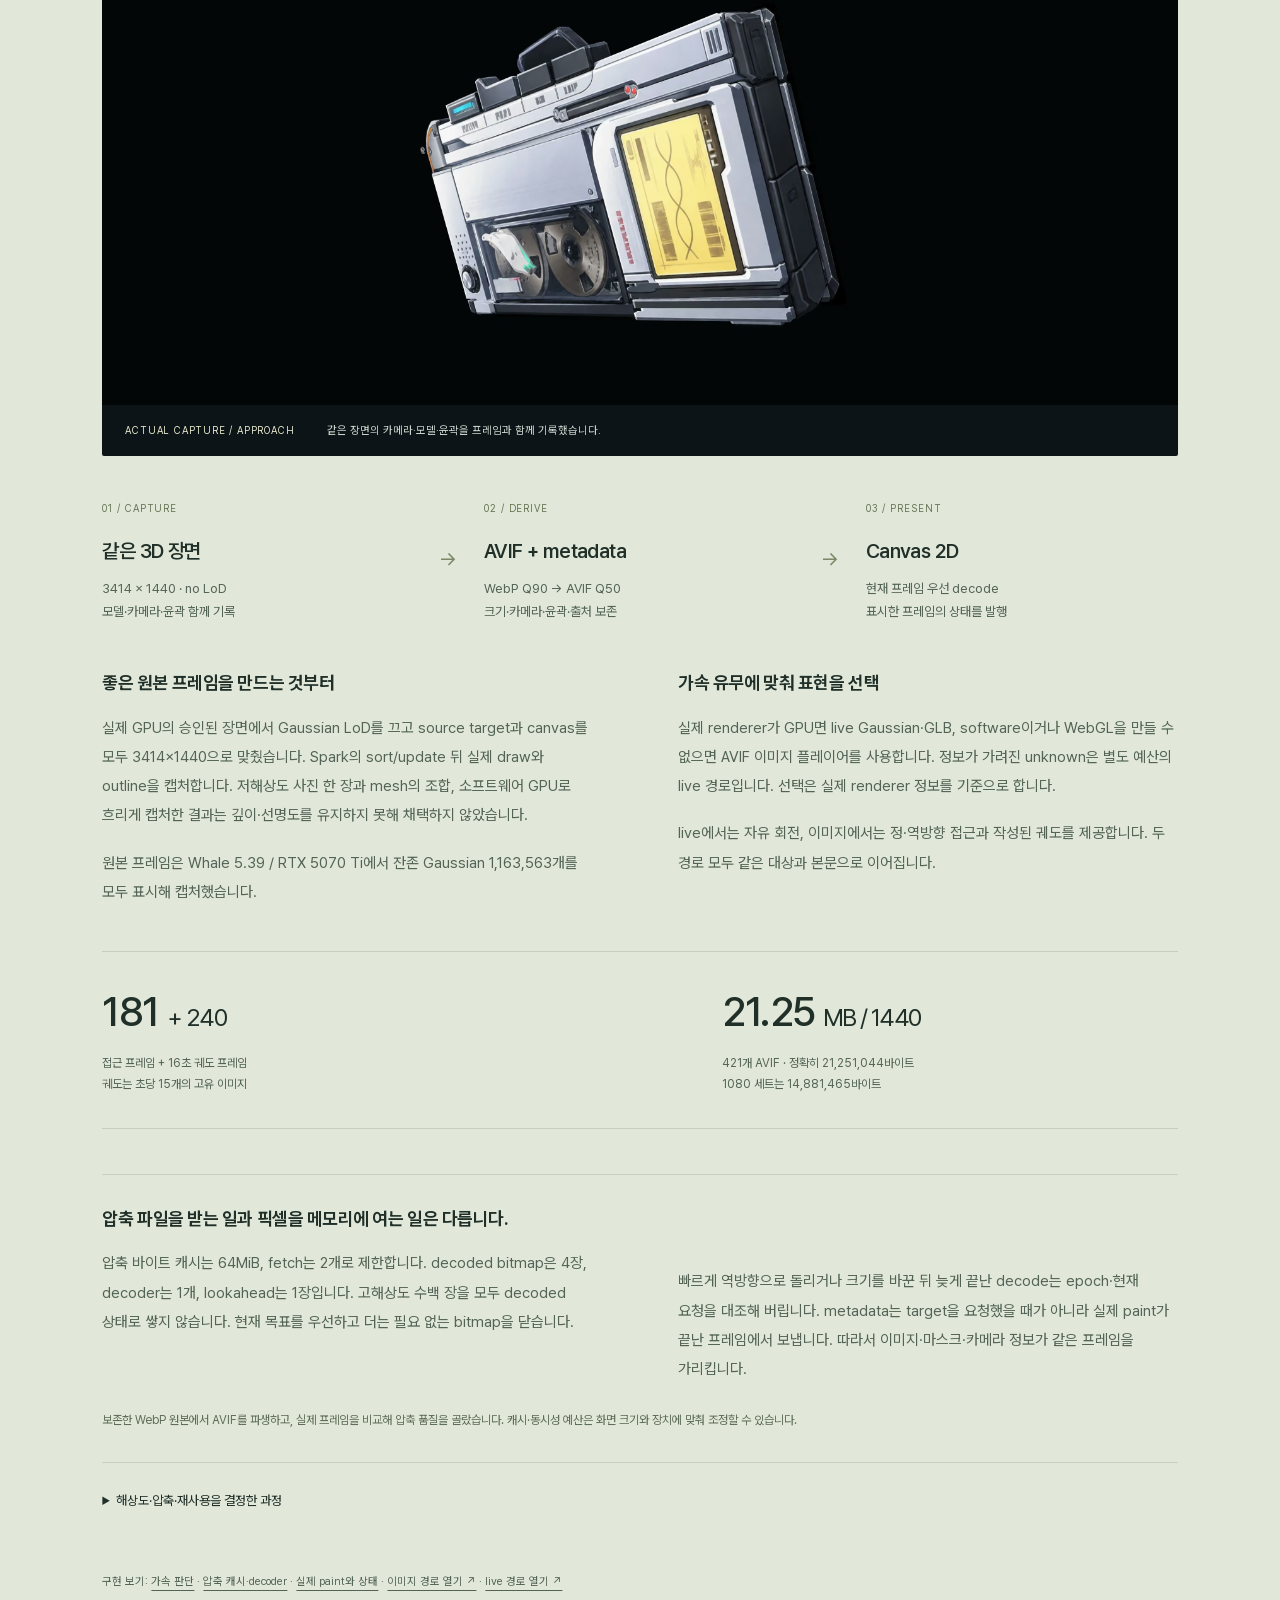
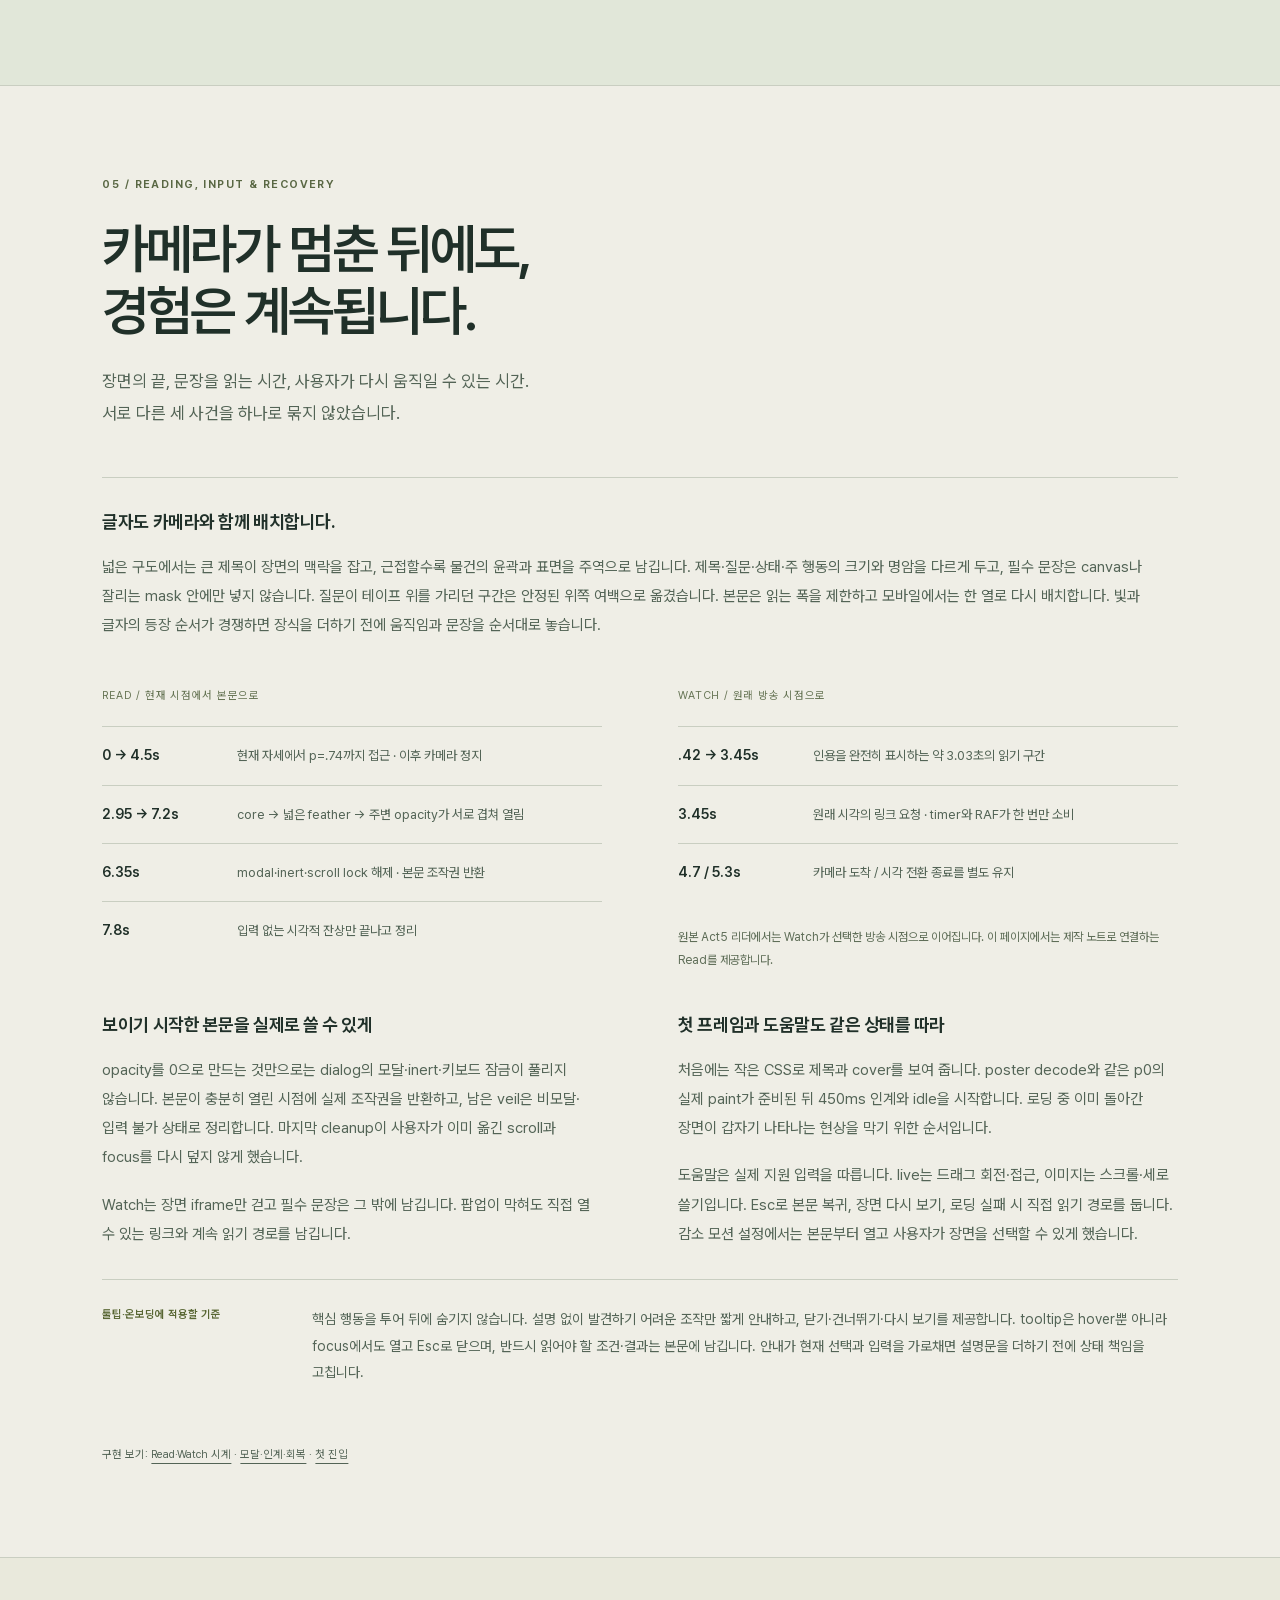
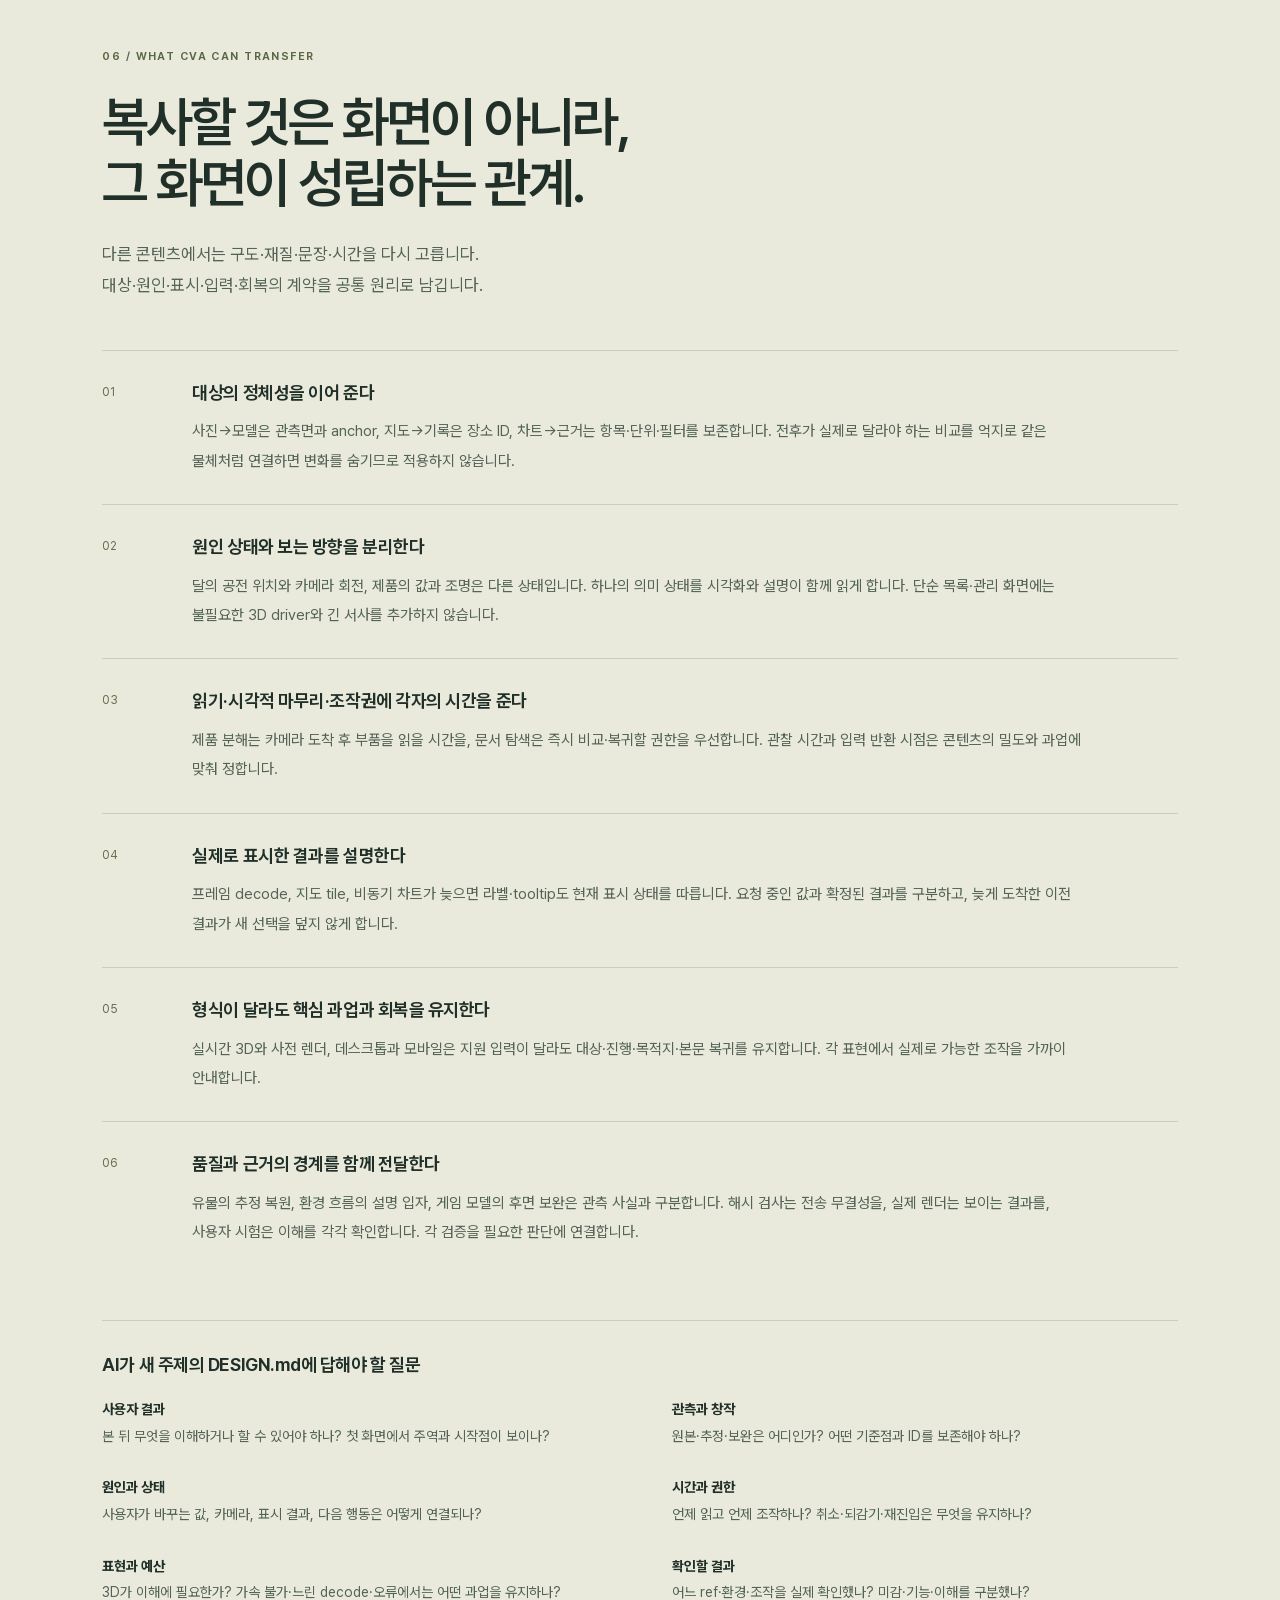
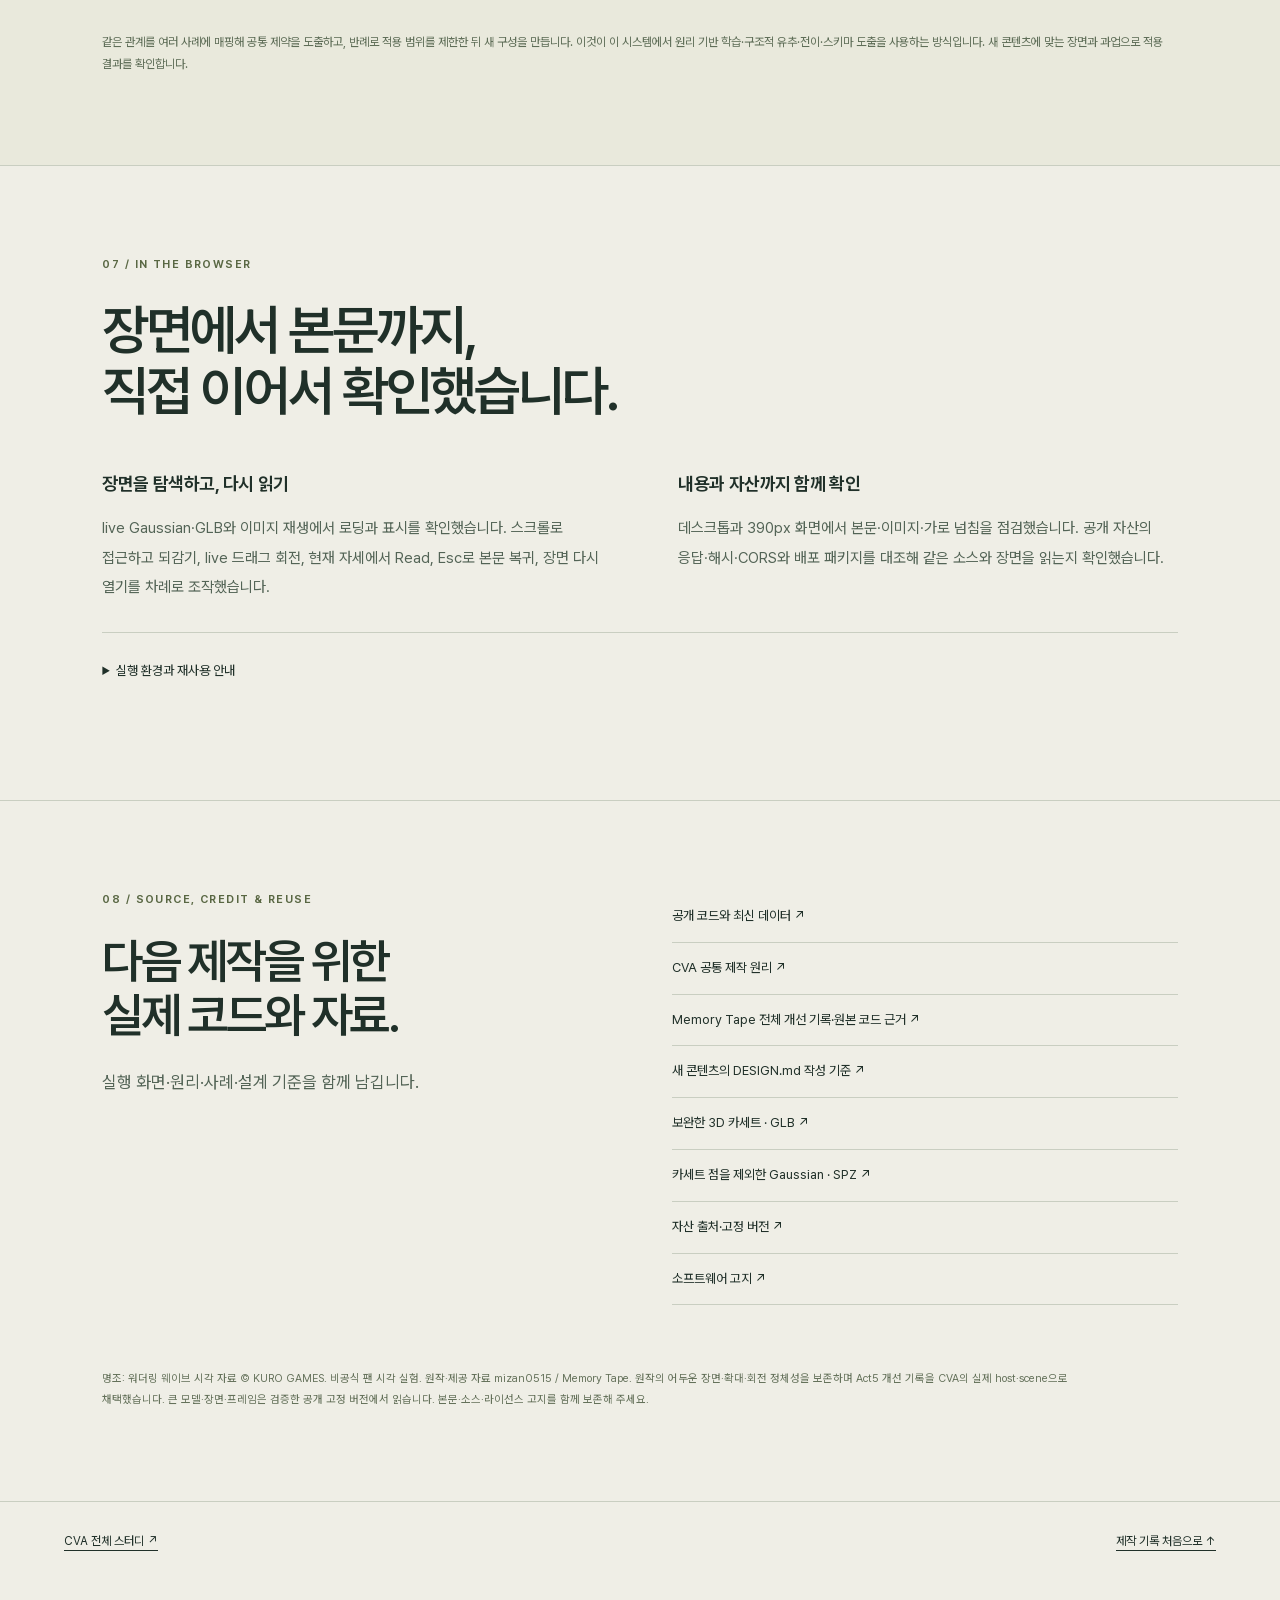
<file: memory-making.html>
<!doctype html><html lang="ko"><head><meta charset="utf-8"><meta name="viewport" content="width=device-width,initial-scale=1"><title>Memory Tape 실제 예시로 이동</title><script>location.replace(new URL('memory.html'+location.search+location.hash,location.href).href);</script></head><body><p><a href="memory.html">실제 Memory Tape 예시 열기</a></p></body></html>
</file>
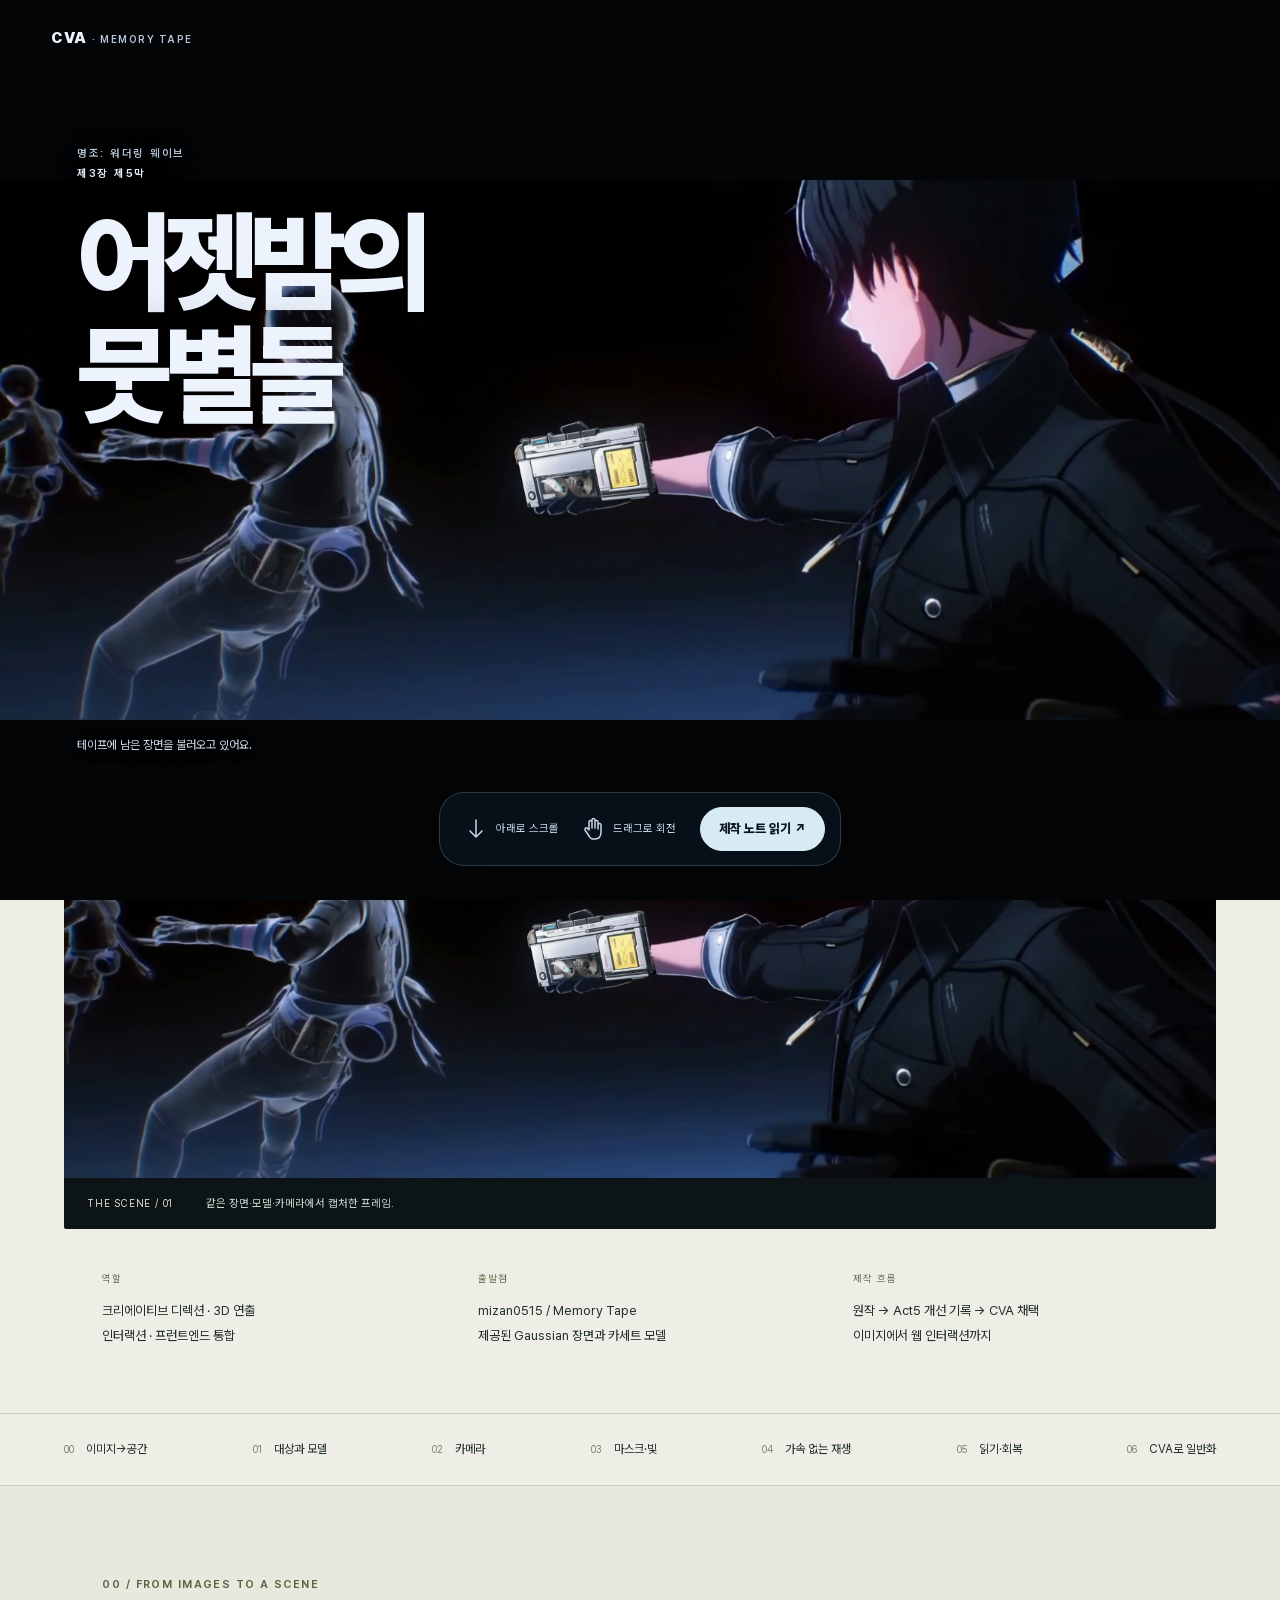
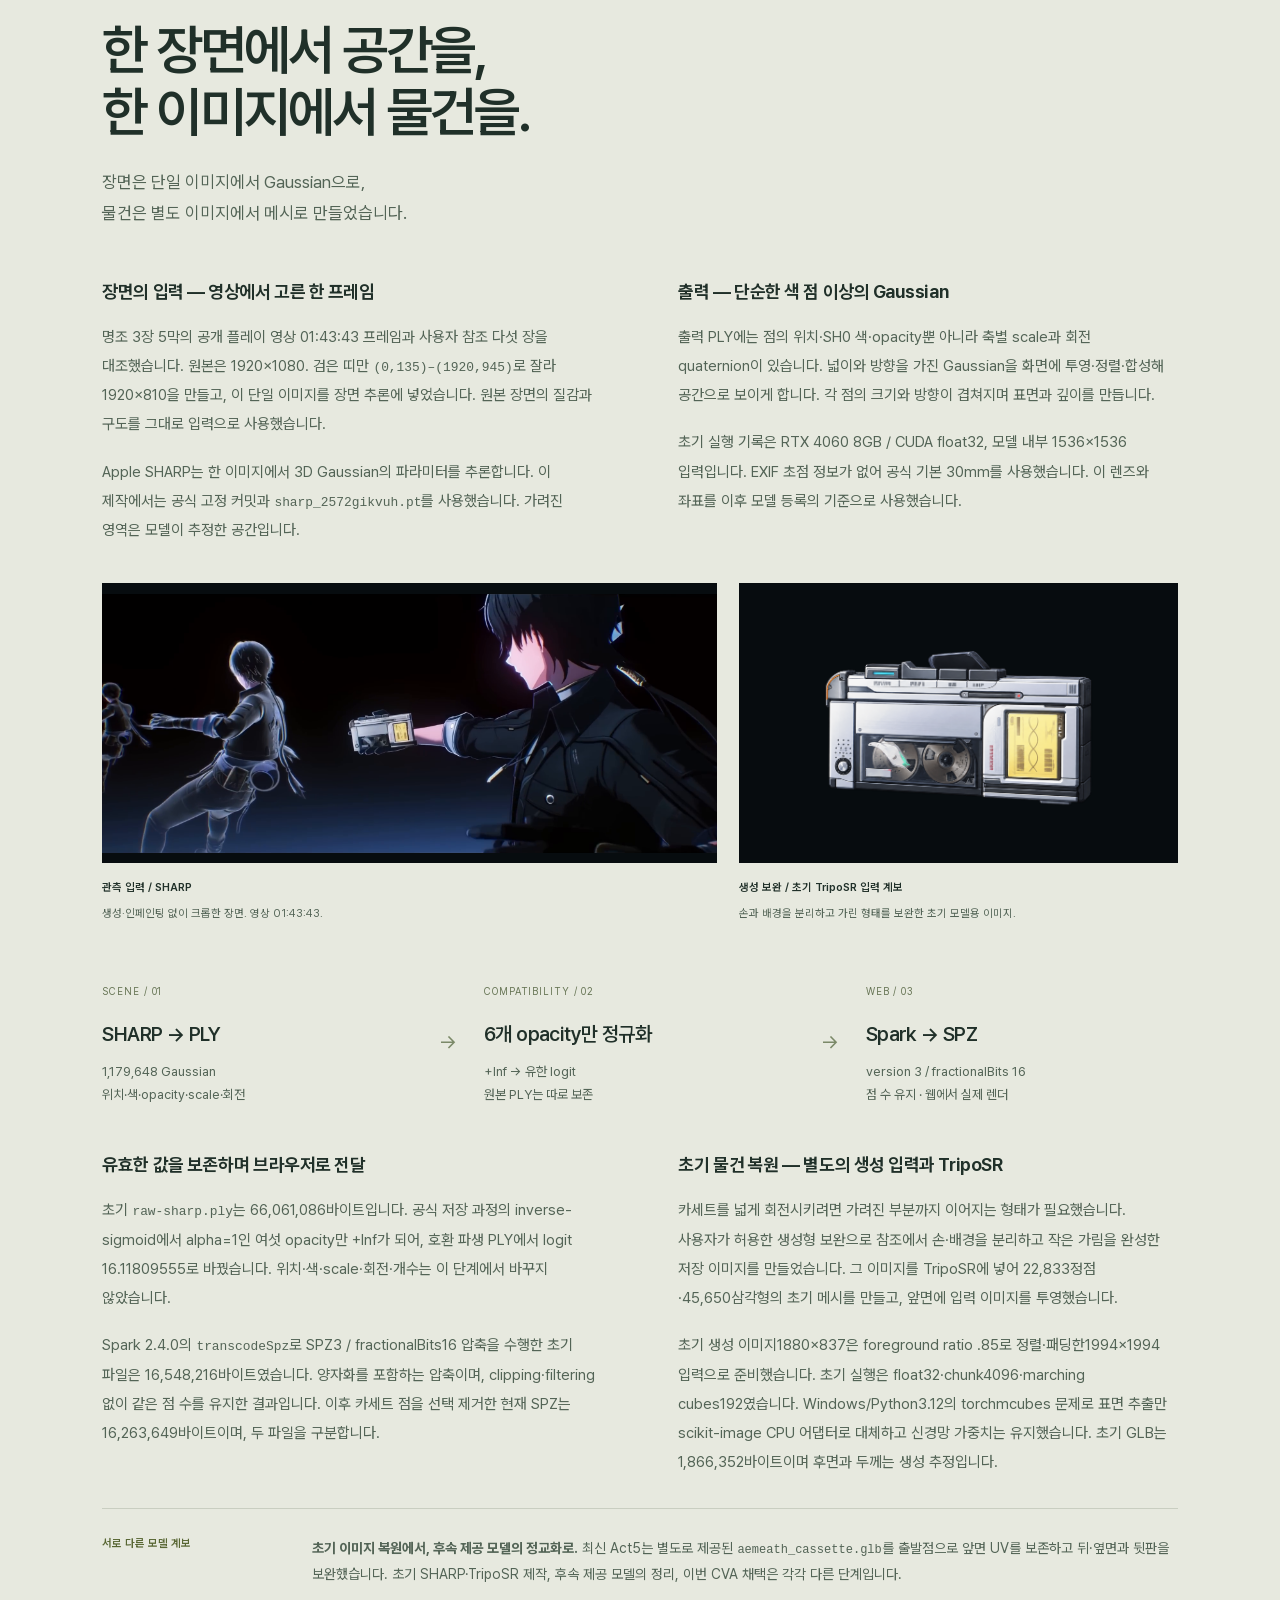
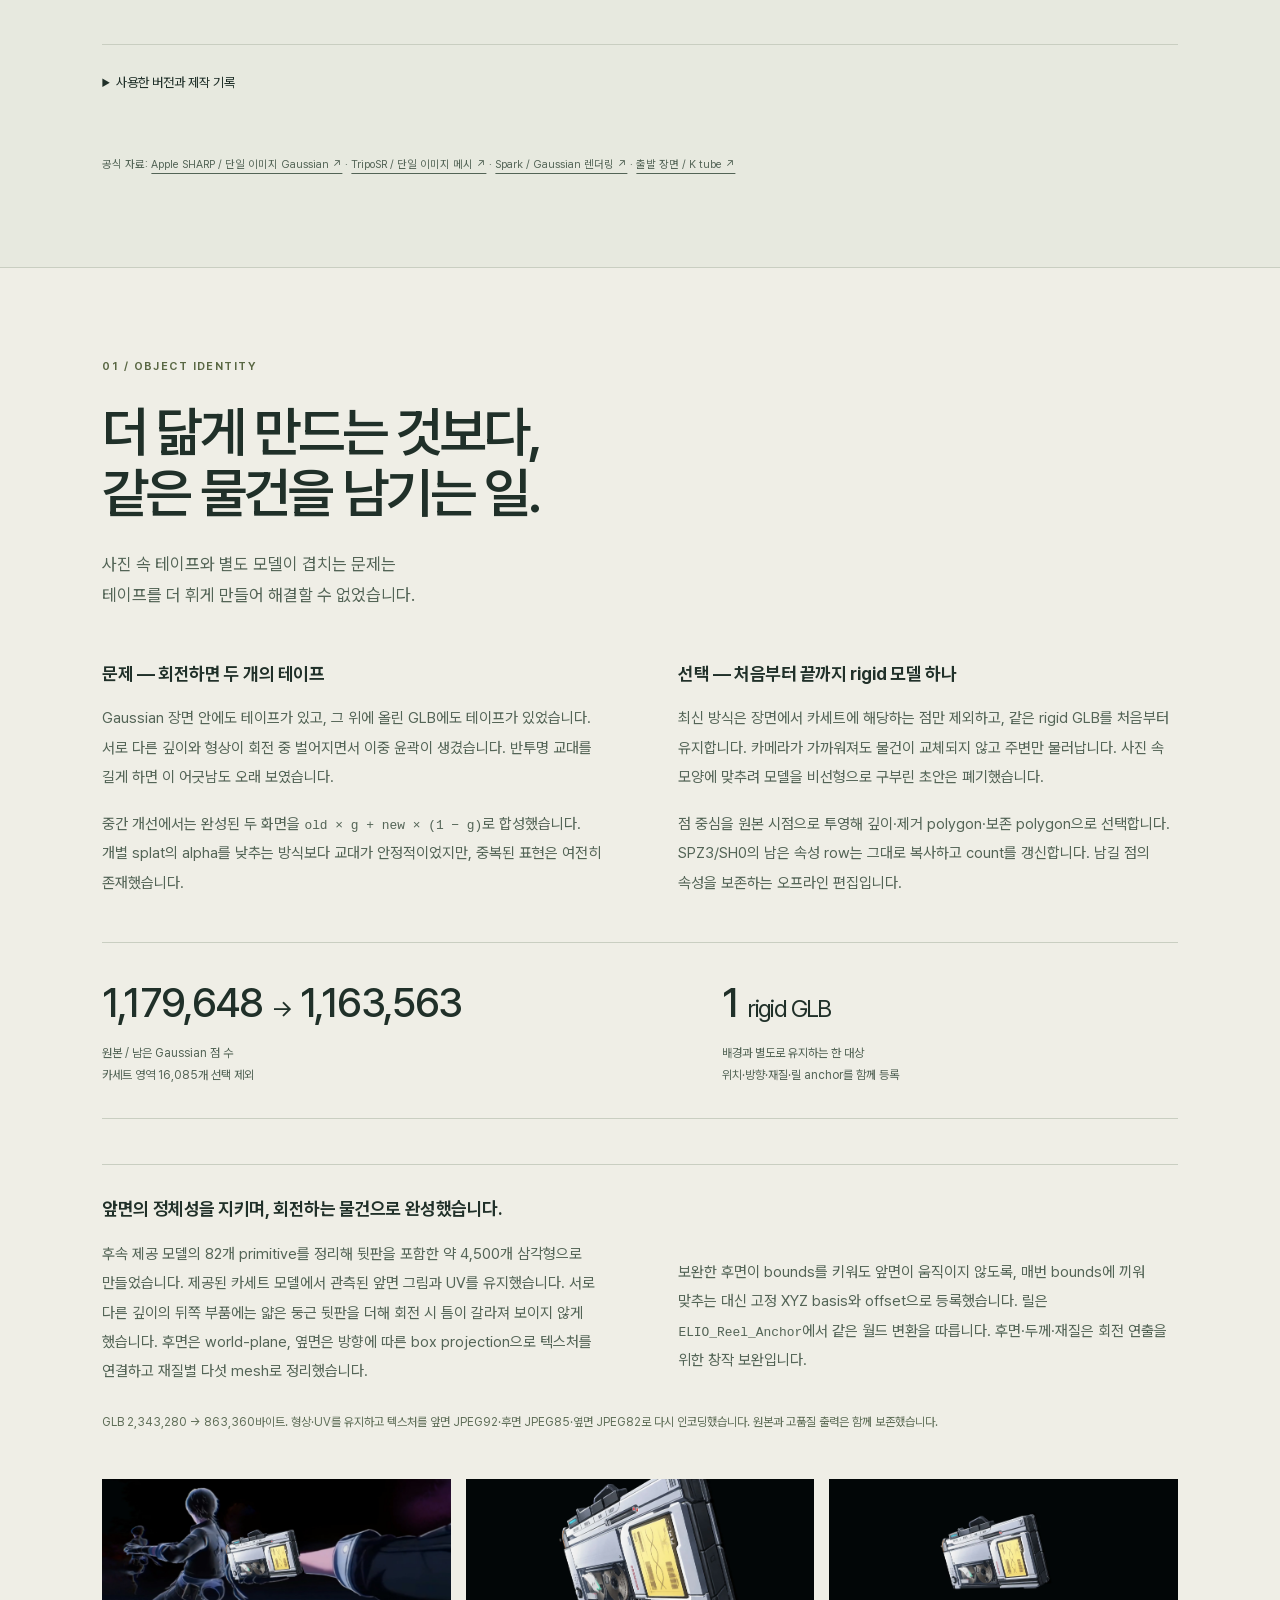
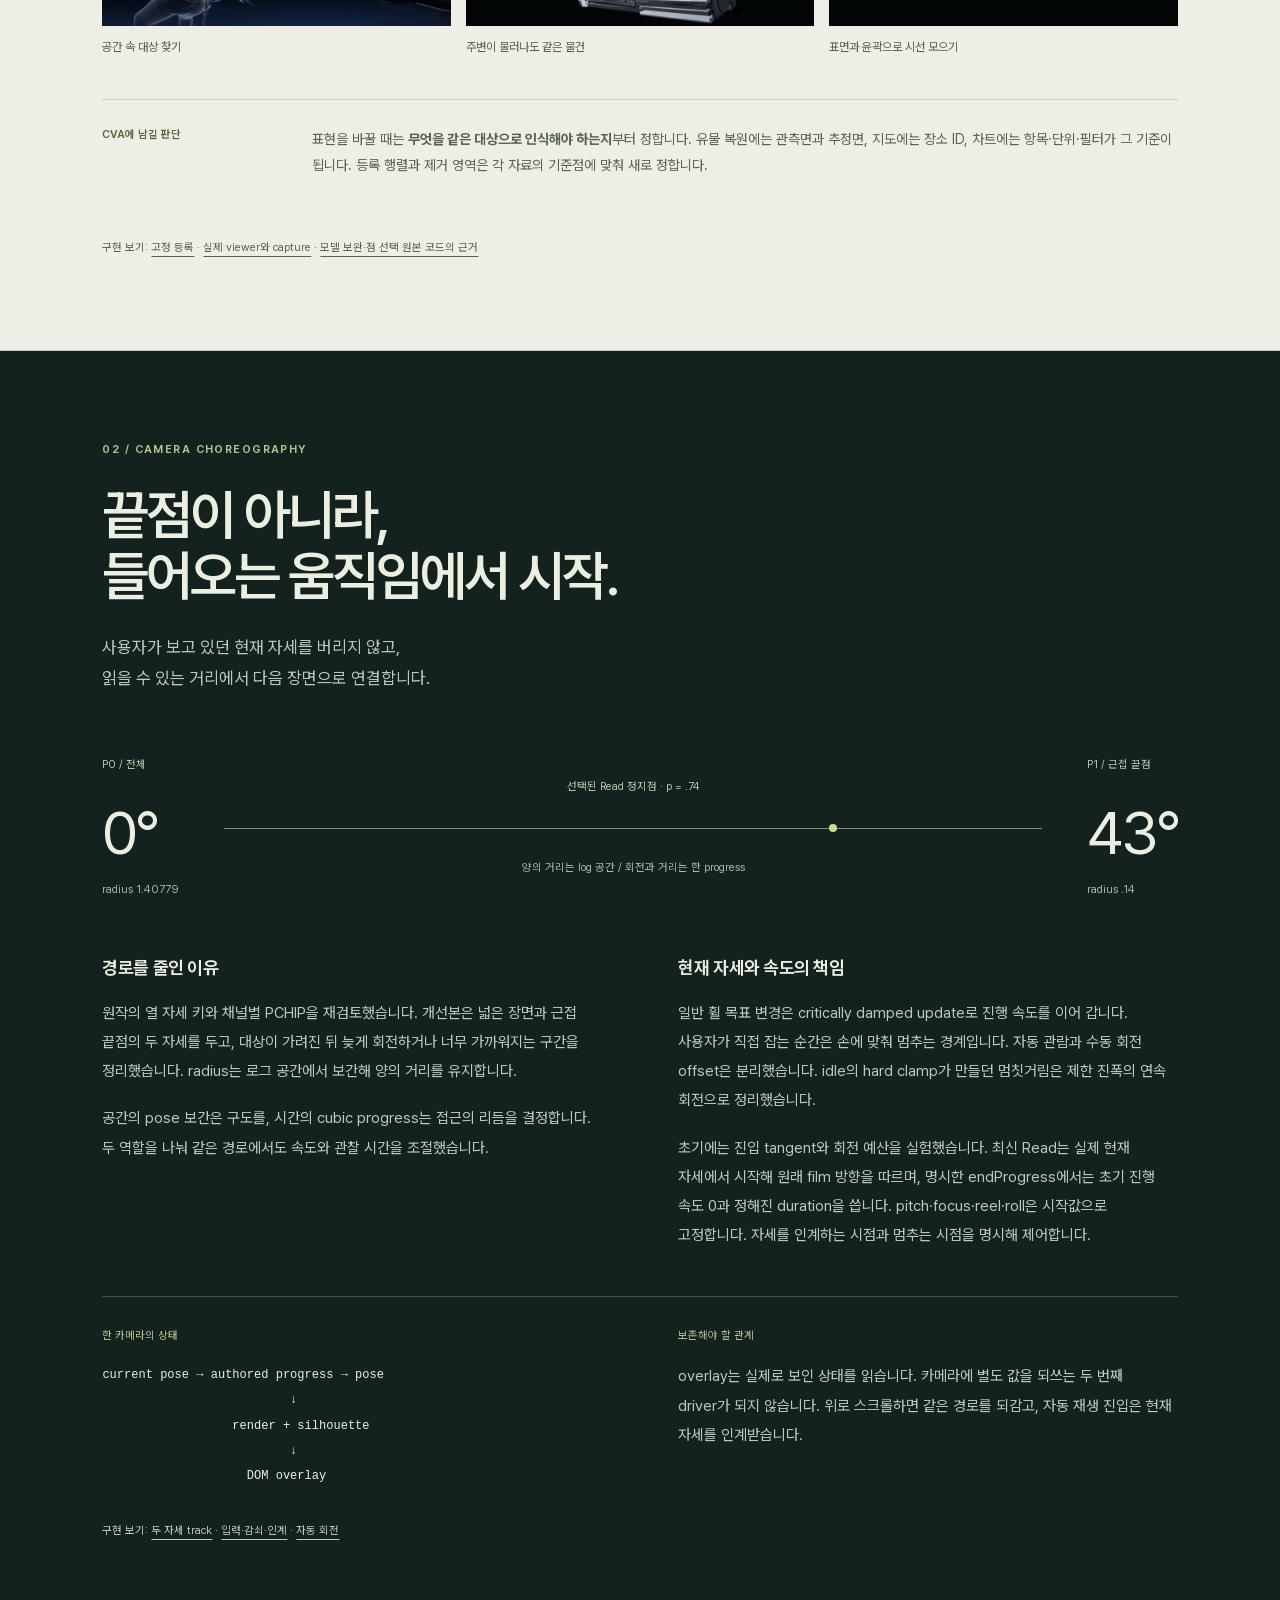
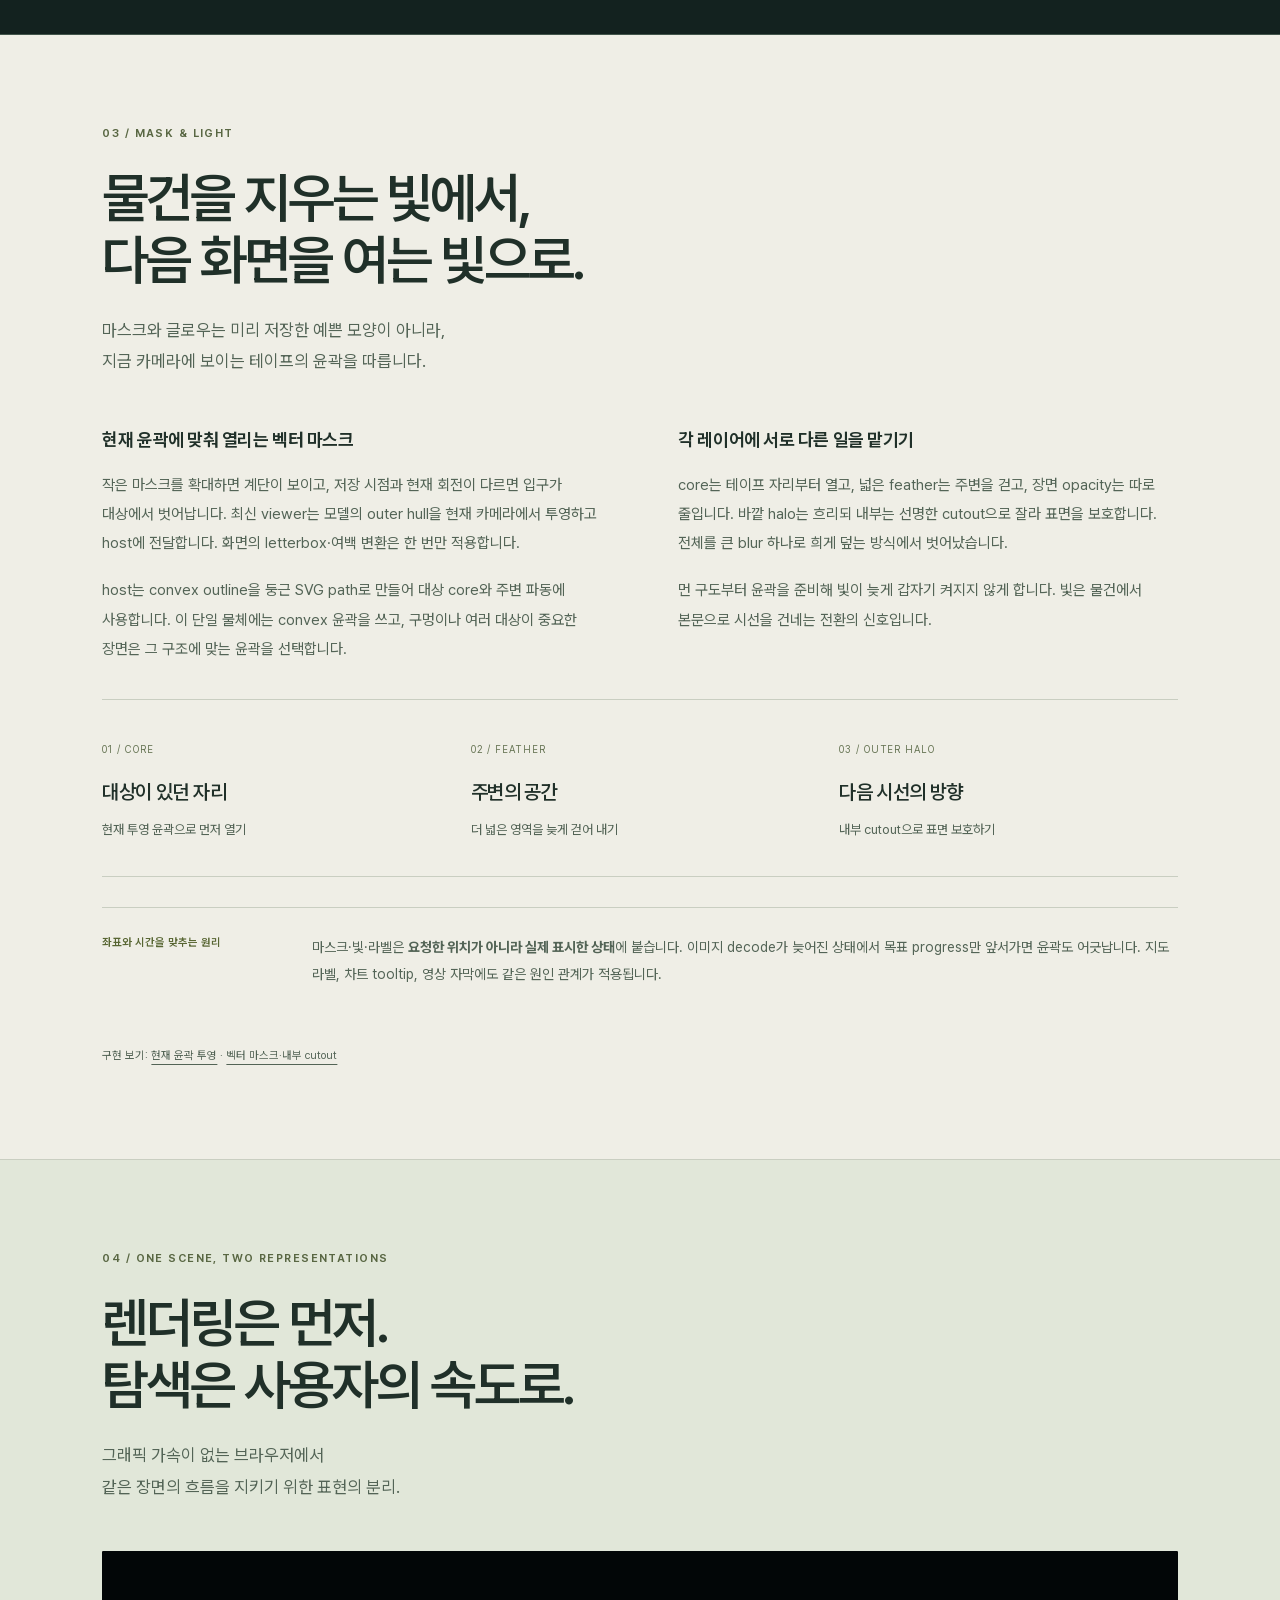
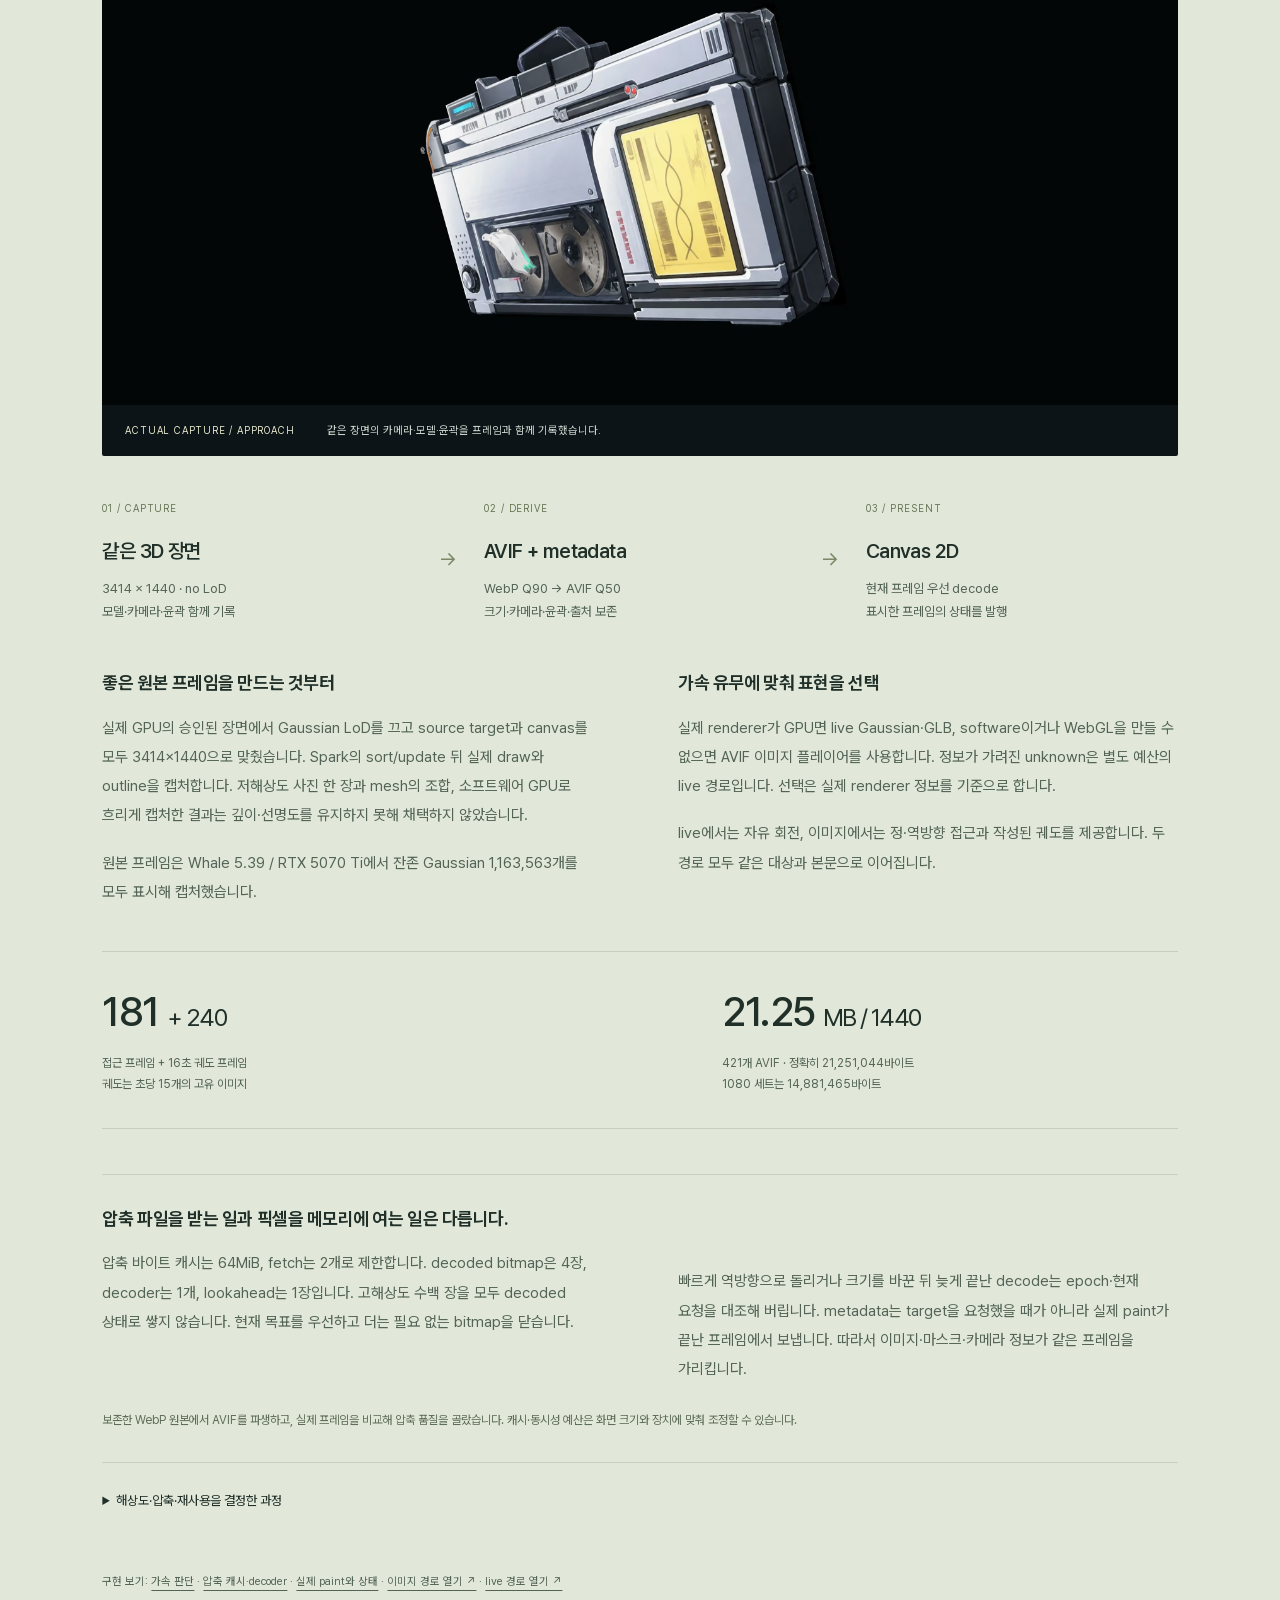
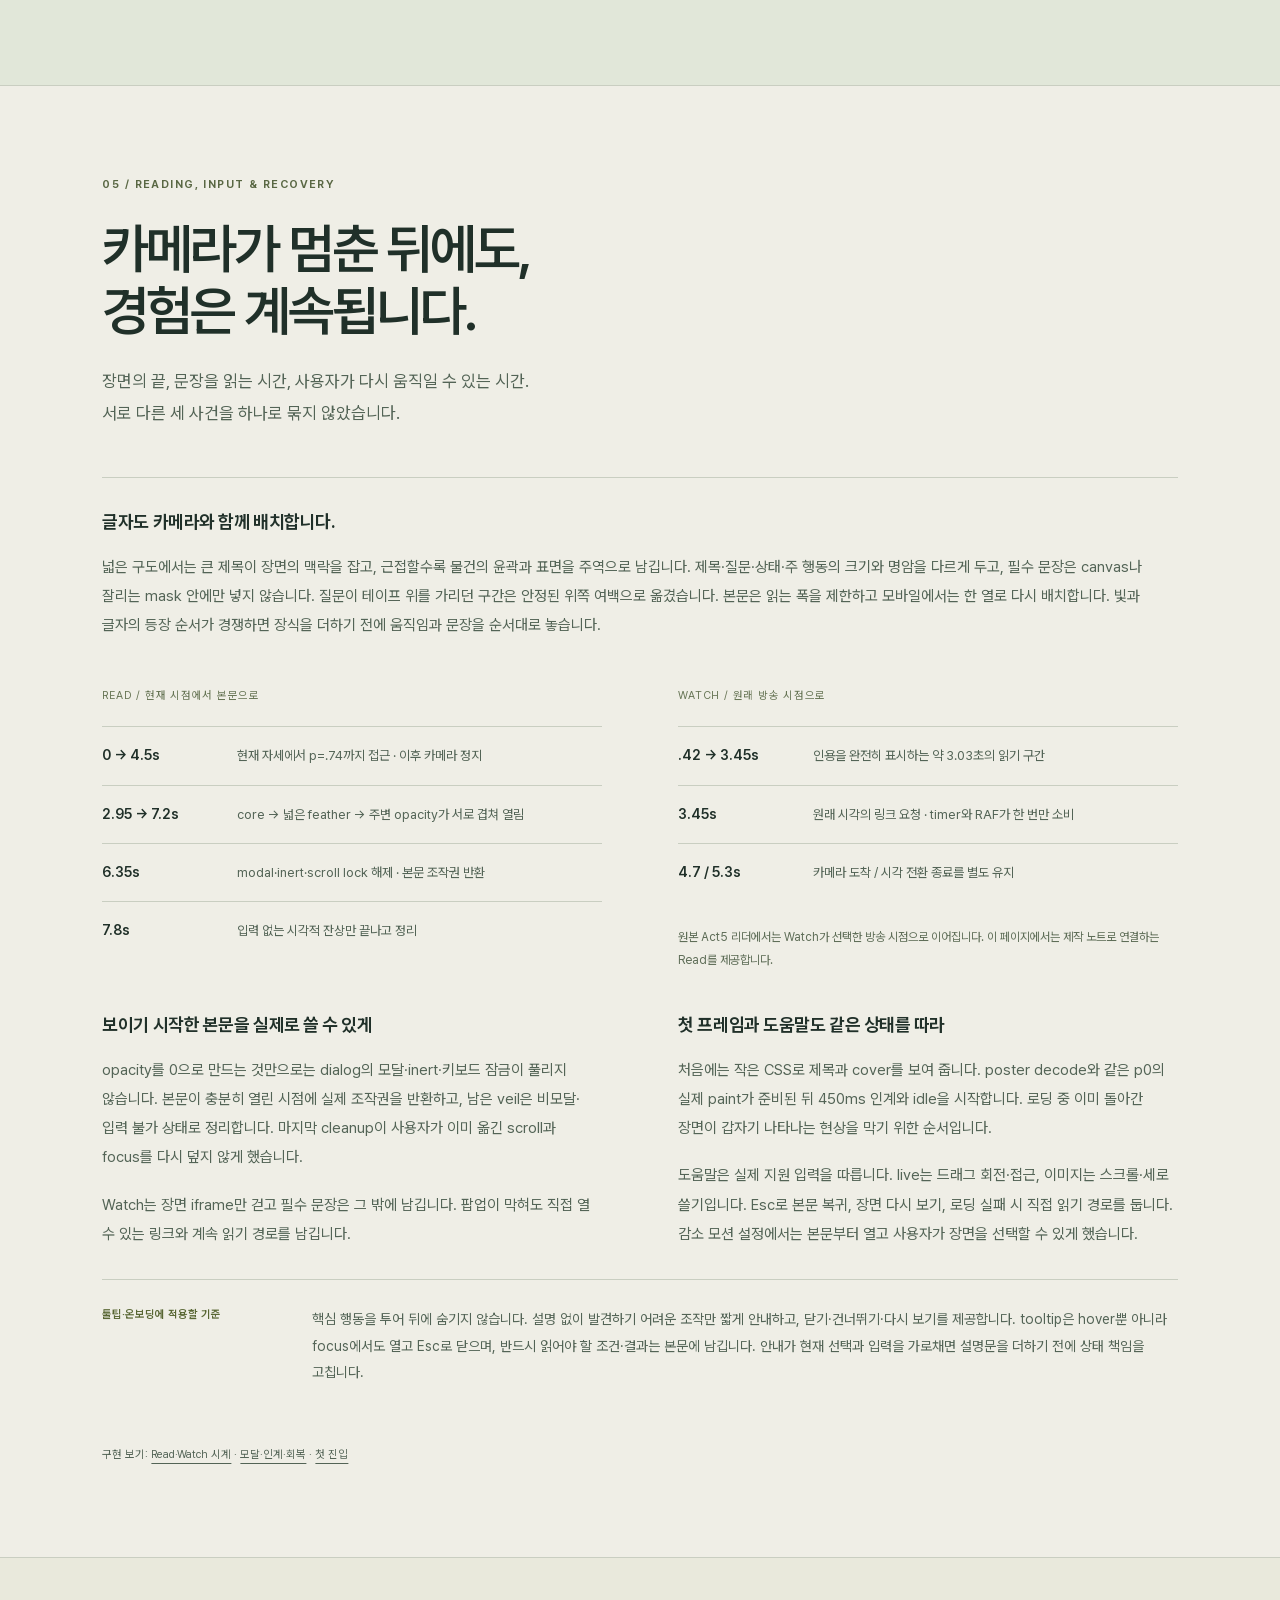
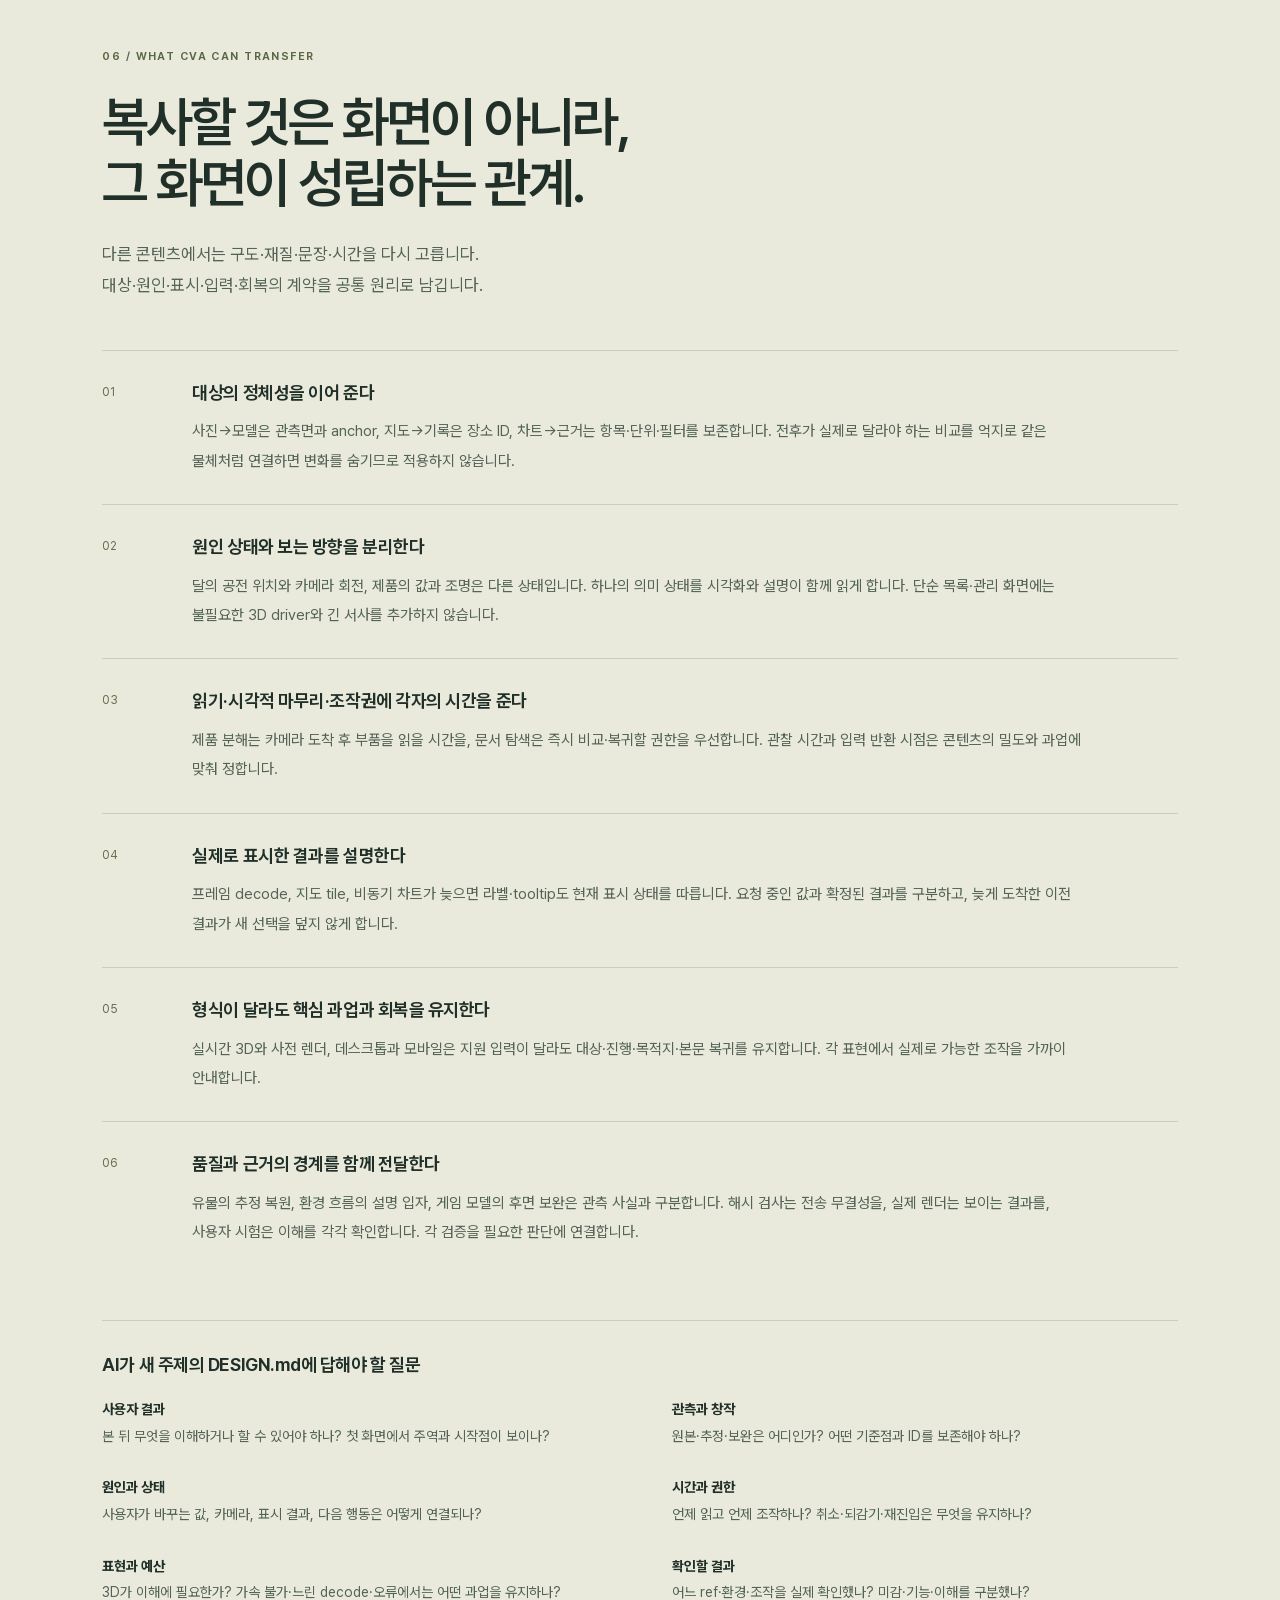
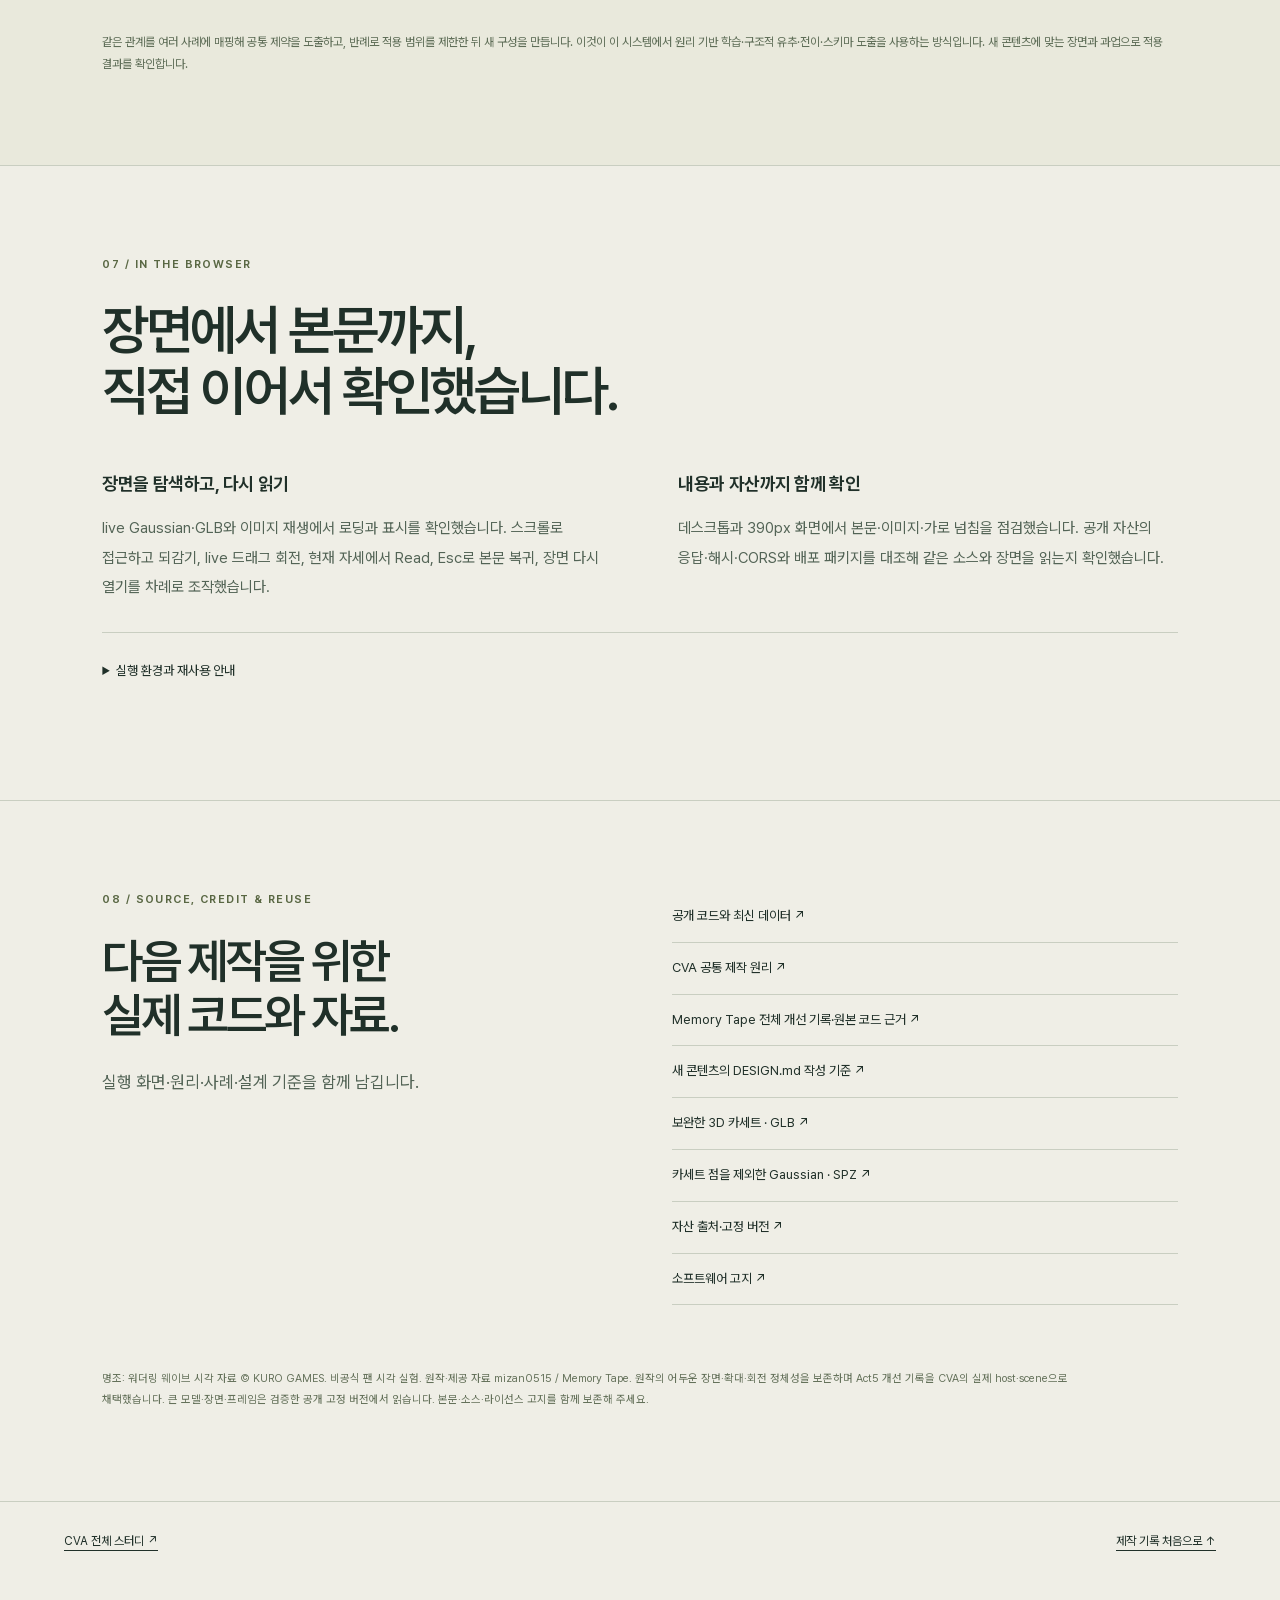
<file: memory.html>
<!doctype html>
<html lang="ko"><head><meta charset="utf-8"><meta name="viewport" content="width=device-width,initial-scale=1"><meta name="description" content="명조 3장 5막의 장면에서, 카세트 안쪽으로. Gaussian 장면과 하나의 3D 카세트가 이어지는 CVA Memory Tape."><meta name="referrer" content="origin"><title>어젯밤의 뭇별들 — MEMORY TAPE × CVA</title><link rel="icon" href="data:,"><link rel="stylesheet" href="base.css"><link rel="stylesheet" href="memory.css"><link rel="stylesheet" href="memory-cinematic/overlay.css"><link rel="stylesheet" href="memory-cinematic/startup.css"><script src="memory-cinematic/startup.js"></script></head><body>
<div id="elio-memory-reader">
<header class="memory-reader-nav"><a href="#making"><b>CVA</b> <span>MEMORY TAPE / CASE STUDY</span></a><nav aria-label="제작 사례"><a href="#making">제작 과정</a><a href="#principles">공통 원리</a><a href="#sources">소스·출처</a></nav></header>
<main class="memory-reader">
<section class="memory-reader-intro" id="making"><p class="memory-kicker">명조 · 제3장 제5막 / DESIGN × ENGINEERING</p><h1>장면을 잇는 기술,<br>기억을 남기는 설계.</h1><div class="memory-intro-bottom"><p>인물이 건넨 테이프를 따라 다가가면,<br>주변의 공간이 물러나고 이야기가 열립니다.</p><p>Gaussian 장면, 하나의 3D 모델, 카메라와 빛.<br>서로 다른 표현을 하나의 경험으로 맞춰 간 제작 기록입니다.</p></div><div class="memory-actions"><button type="button" data-reopen-memory>실제 장면 탐색하기 <span aria-hidden="true">↗</span></button><a href="#reconstruction">어떻게 만들었나요? <span aria-hidden="true">↓</span></a></div></section>
<figure class="memory-real-frame memory-opening-frame"><img data-memory-asset="approach_0000" alt="인물과 카세트가 함께 보이는 Memory Tape 전체 장면의 실제 사전 렌더" decoding="async"><figcaption><span>THE SCENE / 01</span> 같은 장면·모델·카메라에서 캡처한 프레임.</figcaption></figure>
<div class="memory-project-meta"><div><span>역할</span><p>크리에이티브 디렉션 · 3D 연출<br>인터랙션 · 프런트엔드 통합</p></div><div><span>출발점</span><p>mizan0515 / Memory Tape<br>제공된 Gaussian 장면과 카세트 모델</p></div><div><span>제작 흐름</span><p>원작 → Act5 개선 기록 → CVA 채택<br>이미지에서 웹 인터랙션까지</p></div></div>
<nav class="memory-chapter-nav" aria-label="제작 과정 바로 가기"><a href="#reconstruction"><span>00</span> 이미지→공간</a><a href="#identity"><span>01</span> 대상과 모델</a><a href="#camera"><span>02</span> 카메라</a><a href="#light"><span>03</span> 마스크·빛</a><a href="#playback"><span>04</span> 가속 없는 재생</a><a href="#experience"><span>05</span> 읽기·회복</a><a href="#principles"><span>06</span> CVA로 일반화</a></nav>

<section class="memory-case-section memory-reconstruction-section" id="reconstruction"><div class="memory-section-heading"><p class="memory-kicker">00 / FROM IMAGES TO A SCENE</p><h2>한 장면에서 공간을,<br>한 이미지에서 물건을.</h2><p class="memory-section-lead">장면은 단일 이미지에서 Gaussian으로,<br>물건은 별도 이미지에서 메시로 만들었습니다.</p></div>
<div class="memory-prose-grid"><div><h3>장면의 입력 — 영상에서 고른 한 프레임</h3><p>명조 3장 5막의 공개 플레이 영상 01:43:43 프레임과 사용자 참조 다섯 장을 대조했습니다. 원본은 1920×1080. 검은 띠만 <code>(0,135)–(1920,945)</code>로 잘라 1920×810을 만들고, 이 단일 이미지를 장면 추론에 넣었습니다. 원본 장면의 질감과 구도를 그대로 입력으로 사용했습니다.</p><p>Apple SHARP는 한 이미지에서 3D Gaussian의 파라미터를 추론합니다. 이 제작에서는 공식 고정 커밋과 <code>sharp_2572gikvuh.pt</code>를 사용했습니다. 가려진 영역은 모델이 추정한 공간입니다.</p></div><div><h3>출력 — 단순한 색 점 이상의 Gaussian</h3><p>출력 PLY에는 점의 위치·SH0 색·opacity뿐 아니라 축별 scale과 회전 quaternion이 있습니다. 넓이와 방향을 가진 Gaussian을 화면에 투영·정렬·합성해 공간으로 보이게 합니다. 각 점의 크기와 방향이 겹쳐지며 표면과 깊이를 만듭니다.</p><p>초기 실행 기록은 RTX 4060 8GB / CUDA float32, 모델 내부 1536×1536 입력입니다. EXIF 초점 정보가 없어 공식 기본 30mm를 사용했습니다. 이 렌즈와 좌표를 이후 모델 등록의 기준으로 사용했습니다.</p></div></div>
<div class="memory-input-pair"><figure><img data-memory-making="scene-input.png" alt="게임 프레임의 위아래 검은 띠만 제거한 1920x810 SHARP 입력 이미지" loading="lazy"><figcaption><b>관측 입력 / SHARP</b> 생성·인페인팅 없이 크롭한 장면. 영상 01:43:43.</figcaption></figure><figure><img data-memory-making="cassette-generated.png" alt="손과 배경을 분리하고 가린 부분을 생성형으로 보완한 초기 카세트 단독 이미지" loading="lazy"><figcaption><b>생성 보완 / 초기 TripoSR 입력 계보</b> 손과 배경을 분리하고 가린 형태를 보완한 초기 모델용 이미지.</figcaption></figure></div>
<div class="memory-pipeline"><div><span>SCENE / 01</span><strong>SHARP → PLY</strong><p>1,179,648 Gaussian<br>위치·색·opacity·scale·회전</p></div><span aria-hidden="true">→</span><div><span>COMPATIBILITY / 02</span><strong>6개 opacity만 정규화</strong><p>+Inf → 유한 logit<br>원본 PLY는 따로 보존</p></div><span aria-hidden="true">→</span><div><span>WEB / 03</span><strong>Spark → SPZ</strong><p>version 3 / fractionalBits 16<br>점 수 유지 · 웹에서 실제 렌더</p></div></div>
<div class="memory-prose-grid"><div><h3>유효한 값을 보존하며 브라우저로 전달</h3><p>초기 <code>raw-sharp.ply</code>는 66,061,086바이트입니다. 공식 저장 과정의 inverse-sigmoid에서 alpha=1인 여섯 opacity만 +Inf가 되어, 호환 파생 PLY에서 logit 16.11809555로 바꿨습니다. 위치·색·scale·회전·개수는 이 단계에서 바꾸지 않았습니다.</p><p>Spark 2.4.0의 <code>transcodeSpz</code>로 SPZ3 / fractionalBits16 압축을 수행한 초기 파일은 16,548,216바이트였습니다. 양자화를 포함하는 압축이며, clipping·filtering 없이 같은 점 수를 유지한 결과입니다. 이후 카세트 점을 선택 제거한 현재 SPZ는 16,263,649바이트이며, 두 파일을 구분합니다.</p></div><div><h3>초기 물건 복원 — 별도의 생성 입력과 TripoSR</h3><p>카세트를 넓게 회전시키려면 가려진 부분까지 이어지는 형태가 필요했습니다. 사용자가 허용한 생성형 보완으로 참조에서 손·배경을 분리하고 작은 가림을 완성한 저장 이미지를 만들었습니다. 그 이미지를 TripoSR에 넣어 22,833정점·45,650삼각형의 초기 메시를 만들고, 앞면에 입력 이미지를 투영했습니다.</p><p>초기 생성 이미지1880×837은 foreground ratio .85로 정렬·패딩한1994×1994 입력으로 준비했습니다. 초기 실행은 float32·chunk4096·marching cubes192였습니다. Windows/Python3.12의 torchmcubes 문제로 표면 추출만 scikit-image CPU 어댑터로 대체하고 신경망 가중치는 유지했습니다. 초기 GLB는 1,866,352바이트이며 후면과 두께는 생성 추정입니다.</p></div></div>
<div class="memory-transfer-note"><span>서로 다른 모델 계보</span><p><b>초기 이미지 복원에서, 후속 제공 모델의 정교화로.</b> 최신 Act5는 별도로 제공된 <code>aemeath_cassette.glb</code>를 출발점으로 앞면 UV를 보존하고 뒤·옆면과 뒷판을 보완했습니다. 초기 SHARP·TripoSR 제작, 후속 제공 모델의 정리, 이번 CVA 채택은 각각 다른 단계입니다.</p></div>
<details class="memory-history"><summary>사용한 버전과 제작 기록</summary><p>초기 SHARP 코드 aed6527499ef91cba3b54c18d49a870f25947190, TripoSR 코드 107cefdc244c39106fa830359024f6a2f1c78871. 당시 기록은 SHARP 명령 전체 38.196초 / 신경망 20.799초, TripoSR 신경망 2.595초 / 메시 생성 전체 8.719초입니다. 원 제작 당시의 실행 기록입니다.</p><p>저장된 입력·스크립트·로그를 재제작의 기준으로 남겼습니다. 추론 환경과 모델 가중치는 별도로 준비하며, SHARP 모델의 연구용 조건·TripoSR의 MIT·게임 시각 자료의 권리는 아래 출처에서 확인할 수 있습니다.</p></details>
<p class="memory-source-line">공식 자료: <a href="https://github.com/apple-aiml-research/ml-sharp" target="_blank" rel="noreferrer">Apple SHARP / 단일 이미지 Gaussian ↗</a> · <a href="https://github.com/VAST-AI-Research/TripoSR" target="_blank" rel="noreferrer">TripoSR / 단일 이미지 메시 ↗</a> · <a href="https://sparkjs.dev/docs/" target="_blank" rel="noreferrer">Spark / Gaussian 렌더링 ↗</a> · <a href="https://www.youtube.com/watch?v=AnTBwaQK9CU&amp;t=6223s" target="_blank" rel="noreferrer">출발 장면 / K tube ↗</a></p></section>

<section class="memory-case-section" id="identity"><div class="memory-section-heading"><p class="memory-kicker">01 / OBJECT IDENTITY</p><h2>더 닮게 만드는 것보다,<br>같은 물건을 남기는 일.</h2><p class="memory-section-lead">사진 속 테이프와 별도 모델이 겹치는 문제는<br>테이프를 더 휘게 만들어 해결할 수 없었습니다.</p></div>
<div class="memory-prose-grid"><div><h3>문제 — 회전하면 두 개의 테이프</h3><p>Gaussian 장면 안에도 테이프가 있고, 그 위에 올린 GLB에도 테이프가 있었습니다. 서로 다른 깊이와 형상이 회전 중 벌어지면서 이중 윤곽이 생겼습니다. 반투명 교대를 길게 하면 이 어긋남도 오래 보였습니다.</p><p>중간 개선에서는 완성된 두 화면을 <code>old × g + new × (1 − g)</code>로 합성했습니다. 개별 splat의 alpha를 낮추는 방식보다 교대가 안정적이었지만, 중복된 표현은 여전히 존재했습니다.</p></div><div><h3>선택 — 처음부터 끝까지 rigid 모델 하나</h3><p>최신 방식은 장면에서 카세트에 해당하는 점만 제외하고, 같은 rigid GLB를 처음부터 유지합니다. 카메라가 가까워져도 물건이 교체되지 않고 주변만 물러납니다. 사진 속 모양에 맞추려 모델을 비선형으로 구부린 초안은 폐기했습니다.</p><p>점 중심을 원본 시점으로 투영해 깊이·제거 polygon·보존 polygon으로 선택합니다. SPZ3/SH0의 남은 속성 row는 그대로 복사하고 count를 갱신합니다. 남길 점의 속성을 보존하는 오프라인 편집입니다.</p></div></div>
<div class="memory-number-strip"><div><strong>1,179,648 <span>→</span> 1,163,563</strong><p>원본 / 남은 Gaussian 점 수<br>카세트 영역 16,085개 선택 제외</p></div><div><strong>1 <span>rigid GLB</span></strong><p>배경과 별도로 유지하는 한 대상<br>위치·방향·재질·릴 anchor를 함께 등록</p></div></div>
<div class="memory-detail-block"><h3>앞면의 정체성을 지키며, 회전하는 물건으로 완성했습니다.</h3><div class="memory-prose-grid"><p>후속 제공 모델의 82개 primitive를 정리해 뒷판을 포함한 약 4,500개 삼각형으로 만들었습니다. 제공된 카세트 모델에서 관측된 앞면 그림과 UV를 유지했습니다. 서로 다른 깊이의 뒤쪽 부품에는 얇은 둥근 뒷판을 더해 회전 시 틈이 갈라져 보이지 않게 했습니다. 후면은 world-plane, 옆면은 방향에 따른 box projection으로 텍스처를 연결하고 재질별 다섯 mesh로 정리했습니다.</p><p>보완한 후면이 bounds를 키워도 앞면이 움직이지 않도록, 매번 bounds에 끼워 맞추는 대신 고정 XYZ basis와 offset으로 등록했습니다. 릴은 <code>ELIO_Reel_Anchor</code>에서 같은 월드 변환을 따릅니다. 후면·두께·재질은 회전 연출을 위한 창작 보완입니다.</p></div><p class="memory-evidence-note">GLB 2,343,280 → 863,360바이트. 형상·UV를 유지하고 텍스처를 앞면 JPEG92·후면 JPEG85·옆면 JPEG82로 다시 인코딩했습니다. 원본과 고품질 출력은 함께 보존했습니다.</p></div>
<div class="memory-frame-triptych"><figure><img data-memory-asset="approach_0060" alt="장면에서 카세트로 접근하는 중간 시점의 실제 렌더" loading="lazy"><figcaption>공간 속 대상 찾기</figcaption></figure><figure><img data-memory-asset="approach_0133" alt="주변 공간이 물러나고 카세트가 남는 시점의 실제 렌더" loading="lazy"><figcaption>주변이 물러나도 같은 물건</figcaption></figure><figure><img data-memory-asset="approach_0090" alt="주변 공간보다 카세트의 표면이 주역이 되는 실제 중간 접근 렌더" loading="lazy"><figcaption>표면과 윤곽으로 시선 모으기</figcaption></figure></div>
<div class="memory-transfer-note"><span>CVA에 남길 판단</span><p>표현을 바꿀 때는 <b>무엇을 같은 대상으로 인식해야 하는지</b>부터 정합니다. 유물 복원에는 관측면과 추정면, 지도에는 장소 ID, 차트에는 항목·단위·필터가 그 기준이 됩니다. 등록 행렬과 제거 영역은 각 자료의 기준점에 맞춰 새로 정합니다.</p></div>
<p class="memory-source-line">구현 보기: <a href="memory-scene/cassette-registration.js">고정 등록</a> · <a href="memory-scene/viewer.js">실제 viewer와 capture</a> · <a data-cva-doc="MEMORY_TAPE_CASE_STUDY.md">모델 보완·점 선택 원본 코드의 근거</a></p></section>

<section class="memory-case-section memory-dark-section" id="camera"><div class="memory-section-heading"><p class="memory-kicker">02 / CAMERA CHOREOGRAPHY</p><h2>끝점이 아니라,<br>들어오는 움직임에서 시작.</h2><p class="memory-section-lead">사용자가 보고 있던 현재 자세를 버리지 않고,<br>읽을 수 있는 거리에서 다음 장면으로 연결합니다.</p></div>
<div class="memory-camera-path" role="img" aria-label="전체 장면의 진행 0에서 yaw 0도, radius 1.40779. 근접 끝점 진행 1은 yaw 43도, radius 0.14. 선택한 Read 연출은 진행 0.74에서 카메라를 정지한다. 값은 이 가상 장면 좌표계이며 실제 거리가 아니다."><div><span>P0 / 전체</span><strong>0°</strong><small>radius 1.40779</small></div><div class="memory-path-line"><span>선택된 Read 정지점 · p = .74</span><i></i><small>양의 거리는 log 공간 / 회전과 거리는 한 progress</small></div><div><span>P1 / 근접 끝점</span><strong>43°</strong><small>radius .14</small></div></div>
<div class="memory-prose-grid"><div><h3>경로를 줄인 이유</h3><p>원작의 열 자세 키와 채널별 PCHIP을 재검토했습니다. 개선본은 넓은 장면과 근접 끝점의 두 자세를 두고, 대상이 가려진 뒤 늦게 회전하거나 너무 가까워지는 구간을 정리했습니다. radius는 로그 공간에서 보간해 양의 거리를 유지합니다.</p><p>공간의 pose 보간은 구도를, 시간의 cubic progress는 접근의 리듬을 결정합니다. 두 역할을 나눠 같은 경로에서도 속도와 관찰 시간을 조절했습니다.</p></div><div><h3>현재 자세와 속도의 책임</h3><p>일반 휠 목표 변경은 critically damped update로 진행 속도를 이어 갑니다. 사용자가 직접 잡는 순간은 손에 맞춰 멈추는 경계입니다. 자동 관람과 수동 회전 offset은 분리했습니다. idle의 hard clamp가 만들던 멈칫거림은 제한 진폭의 연속 회전으로 정리했습니다.</p><p>초기에는 진입 tangent와 회전 예산을 실험했습니다. 최신 Read는 실제 현재 자세에서 시작해 원래 film 방향을 따르며, 명시한 endProgress에서는 초기 진행 속도 0과 정해진 duration을 씁니다. pitch·focus·reel·roll은 시작값으로 고정합니다. 자세를 인계하는 시점과 멈추는 시점을 명시해 제어합니다.</p></div></div>
<div class="memory-code-pair"><div><span>한 카메라의 상태</span><pre><code>current pose → authored progress → pose
                          ↓
                  render + silhouette
                          ↓
                    DOM overlay</code></pre></div><div><span>보존해야 할 관계</span><p>overlay는 실제로 보인 상태를 읽습니다. 카메라에 별도 값을 되쓰는 두 번째 driver가 되지 않습니다. 위로 스크롤하면 같은 경로를 되감고, 자동 재생 진입은 현재 자세를 인계받습니다.</p></div></div>
<p class="memory-source-line">구현 보기: <a href="memory-scene/motion-track.js">두 자세 track</a> · <a href="memory-scene/navigation.js">입력·감쇠·인계</a> · <a href="memory-scene/memory-idle-orbit.js">자동 회전</a></p></section>

<section class="memory-case-section" id="light"><div class="memory-section-heading"><p class="memory-kicker">03 / MASK & LIGHT</p><h2>물건을 지우는 빛에서,<br>다음 화면을 여는 빛으로.</h2><p class="memory-section-lead">마스크와 글로우는 미리 저장한 예쁜 모양이 아니라,<br>지금 카메라에 보이는 테이프의 윤곽을 따릅니다.</p></div>
<div class="memory-prose-grid"><div><h3>현재 윤곽에 맞춰 열리는 벡터 마스크</h3><p>작은 마스크를 확대하면 계단이 보이고, 저장 시점과 현재 회전이 다르면 입구가 대상에서 벗어납니다. 최신 viewer는 모델의 outer hull을 현재 카메라에서 투영하고 host에 전달합니다. 화면의 letterbox·여백 변환은 한 번만 적용합니다.</p><p>host는 convex outline을 둥근 SVG path로 만들어 대상 core와 주변 파동에 사용합니다. 이 단일 물체에는 convex 윤곽을 쓰고, 구멍이나 여러 대상이 중요한 장면은 그 구조에 맞는 윤곽을 선택합니다.</p></div><div><h3>각 레이어에 서로 다른 일을 맡기기</h3><p>core는 테이프 자리부터 열고, 넓은 feather는 주변을 걷고, 장면 opacity는 따로 줄입니다. 바깥 halo는 흐리되 내부는 선명한 cutout으로 잘라 표면을 보호합니다. 전체를 큰 blur 하나로 희게 덮는 방식에서 벗어났습니다.</p><p>먼 구도부터 윤곽을 준비해 빛이 늦게 갑자기 켜지지 않게 합니다. 빛은 물건에서 본문으로 시선을 건네는 전환의 신호입니다.</p></div></div>
<div class="memory-layer-diagram" aria-label="합성 레이어의 역할"><div><span>01 / CORE</span><strong>대상이 있던 자리</strong><p>현재 투영 윤곽으로 먼저 열기</p></div><div><span>02 / FEATHER</span><strong>주변의 공간</strong><p>더 넓은 영역을 늦게 걷어 내기</p></div><div><span>03 / OUTER HALO</span><strong>다음 시선의 방향</strong><p>내부 cutout으로 표면 보호하기</p></div></div>
<div class="memory-transfer-note"><span>좌표와 시간을 맞추는 원리</span><p>마스크·빛·라벨은 <b>요청한 위치가 아니라 실제 표시한 상태</b>에 붙습니다. 이미지 decode가 늦어진 상태에서 목표 progress만 앞서가면 윤곽도 어긋납니다. 지도 라벨, 차트 tooltip, 영상 자막에도 같은 원인 관계가 적용됩니다.</p></div>
<p class="memory-source-line">구현 보기: <a href="memory-scene/cassette-outline.js">현재 윤곽 투영</a> · <a href="memory-cinematic/cassette-transition.js">벡터 마스크·내부 cutout</a></p></section>

<section class="memory-case-section memory-render-section" id="playback"><div class="memory-section-heading"><p class="memory-kicker">04 / ONE SCENE, TWO REPRESENTATIONS</p><h2>렌더링은 먼저.<br>탐색은 사용자의 속도로.</h2><p class="memory-section-lead">그래픽 가속이 없는 브라우저에서<br>같은 장면의 흐름을 지키기 위한 표현의 분리.</p></div>
<figure class="memory-real-frame memory-full-bleed"><img data-memory-asset="approach_0110" alt="GPU로 미리 렌더한 동일 카메라 접근 프레임" loading="lazy"><figcaption><span>ACTUAL CAPTURE / APPROACH</span> 같은 장면의 카메라·모델·윤곽을 프레임과 함께 기록했습니다.</figcaption></figure>
<div class="memory-pipeline" aria-label="GPU 캡처에서 CPU 표시까지"><div><span>01 / CAPTURE</span><strong>같은 3D 장면</strong><p>3414 × 1440 · no LoD<br>모델·카메라·윤곽 함께 기록</p></div><span aria-hidden="true">→</span><div><span>02 / DERIVE</span><strong>AVIF + metadata</strong><p>WebP Q90 → AVIF Q50<br>크기·카메라·윤곽·출처 보존</p></div><span aria-hidden="true">→</span><div><span>03 / PRESENT</span><strong>Canvas 2D</strong><p>현재 프레임 우선 decode<br>표시한 프레임의 상태를 발행</p></div></div>
<div class="memory-prose-grid"><div><h3>좋은 원본 프레임을 만드는 것부터</h3><p>실제 GPU의 승인된 장면에서 Gaussian LoD를 끄고 source target과 canvas를 모두 3414×1440으로 맞췄습니다. Spark의 sort/update 뒤 실제 draw와 outline을 캡처합니다. 저해상도 사진 한 장과 mesh의 조합, 소프트웨어 GPU로 흐리게 캡처한 결과는 깊이·선명도를 유지하지 못해 채택하지 않았습니다.</p><p>원본 프레임은 Whale 5.39 / RTX 5070 Ti에서 잔존 Gaussian 1,163,563개를 모두 표시해 캡처했습니다.</p></div><div><h3>가속 유무에 맞춰 표현을 선택</h3><p>실제 renderer가 GPU면 live Gaussian·GLB, software이거나 WebGL을 만들 수 없으면 AVIF 이미지 플레이어를 사용합니다. 정보가 가려진 unknown은 별도 예산의 live 경로입니다. 선택은 실제 renderer 정보를 기준으로 합니다.</p><p>live에서는 자유 회전, 이미지에서는 정·역방향 접근과 작성된 궤도를 제공합니다. 두 경로 모두 같은 대상과 본문으로 이어집니다.</p></div></div>
<div class="memory-number-strip"><div><strong>181 <span>+ 240</span></strong><p>접근 프레임 + 16초 궤도 프레임<br>궤도는 초당 15개의 고유 이미지</p></div><div><strong>21.25 <span>MB / 1440</span></strong><p>421개 AVIF · 정확히 21,251,044바이트<br>1080 세트는 14,881,465바이트</p></div></div>
<div class="memory-detail-block"><h3>압축 파일을 받는 일과 픽셀을 메모리에 여는 일은 다릅니다.</h3><div class="memory-prose-grid"><p>압축 바이트 캐시는 64MiB, fetch는 2개로 제한합니다. decoded bitmap은 4장, decoder는 1개, lookahead는 1장입니다. 고해상도 수백 장을 모두 decoded 상태로 쌓지 않습니다. 현재 목표를 우선하고 더는 필요 없는 bitmap을 닫습니다.</p><p>빠르게 역방향으로 돌리거나 크기를 바꾼 뒤 늦게 끝난 decode는 epoch·현재 요청을 대조해 버립니다. metadata는 target을 요청했을 때가 아니라 실제 paint가 끝난 프레임에서 보냅니다. 따라서 이미지·마스크·카메라 정보가 같은 프레임을 가리킵니다.</p></div><p class="memory-evidence-note">보존한 WebP 원본에서 AVIF를 파생하고, 실제 프레임을 비교해 압축 품질을 골랐습니다. 캐시·동시성 예산은 화면 크기와 장치에 맞춰 조정할 수 있습니다.</p></div>
<details class="memory-history"><summary>해상도·압축·재사용을 결정한 과정</summary><p>최초 표시 영역의 letterbox 높이와 DPR에서 1440·1080 세트 중 하나를 고르고 페이지 동안 유지합니다. resize마다 세트를 바꾸며 다시 내려받기보다 기존 바이트를 재사용하는 선택입니다. 과거 직접 WebP Q80 세트는 37,673,116바이트였고, 보존한 Q90 WebP에서 AVIF50으로 파생한 1440 세트는 21,251,044바이트입니다.</p><p>대표 12장의 화질을 비교하고 842장의 decode와 hash를 확인했습니다. 한 페이지 안에서는 이미 받은 421개 프레임의 바이트를 재사용합니다.</p></details>
<p class="memory-source-line">구현 보기: <a href="memory-scene/render-policy.js">가속 판단</a> · <a href="memory-scene/image-sequence.js">압축 캐시·decoder</a> · <a href="memory-scene/image-viewer.js">실제 paint와 상태</a> · <a href="?render=images#playback">이미지 경로 열기 ↗</a> · <a href="?render=gaussian#playback">live 경로 열기 ↗</a></p></section>

<section class="memory-case-section" id="experience"><div class="memory-section-heading"><p class="memory-kicker">05 / READING, INPUT & RECOVERY</p><h2>카메라가 멈춘 뒤에도,<br>경험은 계속됩니다.</h2><p class="memory-section-lead">장면의 끝, 문장을 읽는 시간, 사용자가 다시 움직일 수 있는 시간.<br>서로 다른 세 사건을 하나로 묶지 않았습니다.</p></div>
<div class="memory-detail-block memory-type-note"><h3>글자도 카메라와 함께 배치합니다.</h3><p>넓은 구도에서는 큰 제목이 장면의 맥락을 잡고, 근접할수록 물건의 윤곽과 표면을 주역으로 남깁니다. 제목·질문·상태·주 행동의 크기와 명암을 다르게 두고, 필수 문장은 canvas나 잘리는 mask 안에만 넣지 않습니다. 질문이 테이프 위를 가리던 구간은 안정된 위쪽 여백으로 옮겼습니다. 본문은 읽는 폭을 제한하고 모바일에서는 한 열로 다시 배치합니다. 빛과 글자의 등장 순서가 경쟁하면 장식을 더하기 전에 움직임과 문장을 순서대로 놓습니다.</p></div>
<div class="memory-timing"><div><span>READ / 현재 시점에서 본문으로</span><ol><li><b>0 → 4.5s</b><p>현재 자세에서 p=.74까지 접근 · 이후 카메라 정지</p></li><li><b>2.95 → 7.2s</b><p>core → 넓은 feather → 주변 opacity가 서로 겹쳐 열림</p></li><li><b>6.35s</b><p>modal·inert·scroll lock 해제 · 본문 조작권 반환</p></li><li><b>7.8s</b><p>입력 없는 시각적 잔상만 끝나고 정리</p></li></ol></div><div><span>WATCH / 원래 방송 시점으로</span><ol><li><b>.42 → 3.45s</b><p>인용을 완전히 표시하는 약 3.03초의 읽기 구간</p></li><li><b>3.45s</b><p>원래 시각의 링크 요청 · timer와 RAF가 한 번만 소비</p></li><li><b>4.7 / 5.3s</b><p>카메라 도착 / 시각 전환 종료를 별도 유지</p></li></ol><p class="memory-evidence-note">원본 Act5 리더에서는 Watch가 선택한 방송 시점으로 이어집니다. 이 페이지에서는 제작 노트로 연결하는 Read를 제공합니다.</p></div></div>
<div class="memory-prose-grid"><div><h3>보이기 시작한 본문을 실제로 쓸 수 있게</h3><p>opacity를 0으로 만드는 것만으로는 dialog의 모달·inert·키보드 잠금이 풀리지 않습니다. 본문이 충분히 열린 시점에 실제 조작권을 반환하고, 남은 veil은 비모달·입력 불가 상태로 정리합니다. 마지막 cleanup이 사용자가 이미 옮긴 scroll과 focus를 다시 덮지 않게 했습니다.</p><p>Watch는 장면 iframe만 걷고 필수 문장은 그 밖에 남깁니다. 팝업이 막혀도 직접 열 수 있는 링크와 계속 읽기 경로를 남깁니다.</p></div><div><h3>첫 프레임과 도움말도 같은 상태를 따라</h3><p>처음에는 작은 CSS로 제목과 cover를 보여 줍니다. poster decode와 같은 p0의 실제 paint가 준비된 뒤 450ms 인계와 idle을 시작합니다. 로딩 중 이미 돌아간 장면이 갑자기 나타나는 현상을 막기 위한 순서입니다.</p><p>도움말은 실제 지원 입력을 따릅니다. live는 드래그 회전·접근, 이미지는 스크롤·세로 쓸기입니다. Esc로 본문 복귀, 장면 다시 보기, 로딩 실패 시 직접 읽기 경로를 둡니다. 감소 모션 설정에서는 본문부터 열고 사용자가 장면을 선택할 수 있게 했습니다.</p></div></div>
<div class="memory-transfer-note"><span>툴팁·온보딩에 적용할 기준</span><p>핵심 행동을 투어 뒤에 숨기지 않습니다. 설명 없이 발견하기 어려운 조작만 짧게 안내하고, 닫기·건너뛰기·다시 보기를 제공합니다. tooltip은 hover뿐 아니라 focus에서도 열고 Esc로 닫으며, 반드시 읽어야 할 조건·결과는 본문에 남깁니다. 안내가 현재 선택과 입력을 가로채면 설명문을 더하기 전에 상태 책임을 고칩니다.</p></div>
<p class="memory-source-line">구현 보기: <a href="memory-cinematic/entry-presentation.js">Read·Watch 시계</a> · <a href="memory-cinematic/overlay.js">모달·인계·회복</a> · <a href="memory-cinematic/startup.js">첫 진입</a></p></section>

<section class="memory-case-section memory-principles-section" id="principles"><div class="memory-section-heading"><p class="memory-kicker">06 / WHAT CVA CAN TRANSFER</p><h2>복사할 것은 화면이 아니라,<br>그 화면이 성립하는 관계.</h2><p class="memory-section-lead">다른 콘텐츠에서는 구도·재질·문장·시간을 다시 고릅니다.<br>대상·원인·표시·입력·회복의 계약을 공통 원리로 남깁니다.</p></div>
<div class="memory-principle-list"><article><span>01</span><div><h3>대상의 정체성을 이어 준다</h3><p>사진→모델은 관측면과 anchor, 지도→기록은 장소 ID, 차트→근거는 항목·단위·필터를 보존합니다. 전후가 실제로 달라야 하는 비교를 억지로 같은 물체처럼 연결하면 변화를 숨기므로 적용하지 않습니다.</p></div></article><article><span>02</span><div><h3>원인 상태와 보는 방향을 분리한다</h3><p>달의 공전 위치와 카메라 회전, 제품의 값과 조명은 다른 상태입니다. 하나의 의미 상태를 시각화와 설명이 함께 읽게 합니다. 단순 목록·관리 화면에는 불필요한 3D driver와 긴 서사를 추가하지 않습니다.</p></div></article><article><span>03</span><div><h3>읽기·시각적 마무리·조작권에 각자의 시간을 준다</h3><p>제품 분해는 카메라 도착 후 부품을 읽을 시간을, 문서 탐색은 즉시 비교·복귀할 권한을 우선합니다. 관찰 시간과 입력 반환 시점은 콘텐츠의 밀도와 과업에 맞춰 정합니다.</p></div></article><article><span>04</span><div><h3>실제로 표시한 결과를 설명한다</h3><p>프레임 decode, 지도 tile, 비동기 차트가 늦으면 라벨·tooltip도 현재 표시 상태를 따릅니다. 요청 중인 값과 확정된 결과를 구분하고, 늦게 도착한 이전 결과가 새 선택을 덮지 않게 합니다.</p></div></article><article><span>05</span><div><h3>형식이 달라도 핵심 과업과 회복을 유지한다</h3><p>실시간 3D와 사전 렌더, 데스크톱과 모바일은 지원 입력이 달라도 대상·진행·목적지·본문 복귀를 유지합니다. 각 표현에서 실제로 가능한 조작을 가까이 안내합니다.</p></div></article><article><span>06</span><div><h3>품질과 근거의 경계를 함께 전달한다</h3><p>유물의 추정 복원, 환경 흐름의 설명 입자, 게임 모델의 후면 보완은 관측 사실과 구분합니다. 해시 검사는 전송 무결성을, 실제 렌더는 보이는 결과를, 사용자 시험은 이해를 각각 확인합니다. 각 검증을 필요한 판단에 연결합니다.</p></div></article></div>
<div class="memory-detail-block"><h3>AI가 새 주제의 DESIGN.md에 답해야 할 질문</h3><div class="memory-design-prompts"><p><b>사용자 결과</b><br>본 뒤 무엇을 이해하거나 할 수 있어야 하나? 첫 화면에서 주역과 시작점이 보이나?</p><p><b>관측과 창작</b><br>원본·추정·보완은 어디인가? 어떤 기준점과 ID를 보존해야 하나?</p><p><b>원인과 상태</b><br>사용자가 바꾸는 값, 카메라, 표시 결과, 다음 행동은 어떻게 연결되나?</p><p><b>시간과 권한</b><br>언제 읽고 언제 조작하나? 취소·되감기·재진입은 무엇을 유지하나?</p><p><b>표현과 예산</b><br>3D가 이해에 필요한가? 가속 불가·느린 decode·오류에서는 어떤 과업을 유지하나?</p><p><b>확인할 결과</b><br>어느 ref·환경·조작을 실제 확인했나? 미감·기능·이해를 구분했나?</p></div><p class="memory-evidence-note">같은 관계를 여러 사례에 매핑해 공통 제약을 도출하고, 반례로 적용 범위를 제한한 뒤 새 구성을 만듭니다. 이것이 이 시스템에서 원리 기반 학습·구조적 유추·전이·스키마 도출을 사용하는 방식입니다. 새 콘텐츠에 맞는 장면과 과업으로 적용 결과를 확인합니다.</p></div></section>

<section class="memory-case-section" id="verification"><div class="memory-section-heading"><p class="memory-kicker">07 / IN THE BROWSER</p><h2>장면에서 본문까지,<br>직접 이어서 확인했습니다.</h2></div><div class="memory-prose-grid"><div><h3>장면을 탐색하고, 다시 읽기</h3><p>live Gaussian·GLB와 이미지 재생에서 로딩과 표시를 확인했습니다. 스크롤로 접근하고 되감기, live 드래그 회전, 현재 자세에서 Read, Esc로 본문 복귀, 장면 다시 열기를 차례로 조작했습니다.</p></div><div><h3>내용과 자산까지 함께 확인</h3><p>데스크톱과 390px 화면에서 본문·이미지·가로 넘침을 점검했습니다. 공개 자산의 응답·해시·CORS와 배포 패키지를 대조해 같은 소스와 장면을 읽는지 확인했습니다.</p></div></div><details class="memory-history"><summary>실행 환경과 재사용 안내</summary><p>실제 모바일 터치와 사용자 이해도 시험은 별도로 진행해야 합니다. 이미지 궤도는 초당 15개의 고유 프레임이며, 큰 자산과 라이브러리는 인터넷으로 불러옵니다. 추론·GPU 캡처의 수치는 원 제작 당시 기록입니다. 재제작 환경과 라이선스는 상세 제작 문서와 아래 출처에 정리했습니다.</p></details></section>

<section class="memory-case-section memory-source-section" id="sources"><div class="memory-section-heading"><p class="memory-kicker">08 / SOURCE, CREDIT & REUSE</p><h2>다음 제작을 위한<br>실제 코드와 자료.</h2><p class="memory-section-lead">실행 화면·원리·사례·설계 기준을 함께 남깁니다.</p></div><div class="memory-doc-links"><a href="https://github.com/mizan0515/memory-tape" target="_blank" rel="noreferrer">공개 코드와 최신 데이터 ↗</a><a data-cva-doc="CINEMATIC_PRINCIPLES.md">CVA 공통 제작 원리 ↗</a><a data-cva-doc="MEMORY_TAPE_CASE_STUDY.md">Memory Tape 전체 개선 기록·원본 코드 근거 ↗</a><a data-cva-doc="DESIGN_TEMPLATE.md">새 콘텐츠의 DESIGN.md 작성 기준 ↗</a><a data-memory-download="cassette">보완한 3D 카세트 · GLB ↗</a><a data-memory-download="gaussian">카세트 점을 제외한 Gaussian · SPZ ↗</a><a href="memory-scene/SOURCE-ATTRIBUTION.txt">자산 출처·고정 버전 ↗</a><a href="memory-scene/THIRD_PARTY_NOTICES.txt">소프트웨어 고지 ↗</a></div><p class="memory-credit">명조: 워더링 웨이브 시각 자료 © KURO GAMES. 비공식 팬 시각 실험. 원작·제공 자료 mizan0515 / Memory Tape. 원작의 어두운 장면·확대·회전 정체성을 보존하며 Act5 개선 기록을 CVA의 실제 host·scene으로 채택했습니다. 큰 모델·장면·프레임은 검증한 공개 고정 버전에서 읽습니다. 본문·소스·라이선스 고지를 함께 보존해 주세요.</p></section>
</main><footer class="memory-reader-footer"><a href="#making">CVA 전체 스터디 ↗</a><a href="#making">제작 기록 처음으로 ↑</a></footer></div>
<dialog id="elio-memory" class="elio-memory" aria-labelledby="elio-memory-title" data-mode="intro" data-state="loading" data-transition="standard" tabindex="-1" hidden>
  <div class="elio-memory__inverse-backdrop" aria-hidden="true"></div>
  <div class="elio-memory__watch-light" aria-hidden="true"></div>
  <iframe id="elio-memory-scene" class="elio-memory__scene" title="에이메스가 건넨 테이프. 아래로 스크롤해 다가가고, 드래그로 회전합니다." tabindex="0" loading="eager"></iframe>
  <div class="elio-memory__grain" aria-hidden="true"></div>
  <span class="elio-memory__wordmark" aria-hidden="true">CVA <span>· MEMORY TAPE</span></span>
  <div class="elio-memory__type" aria-hidden="true">
    <p class="elio-memory__eyebrow">명조: 워더링 웨이브 <span>제3장 제5막</span></p>
    <h1 id="elio-memory-title"><span>어젯밤의</span><span>뭇별들</span></h1>
  </div>
  <p class="elio-memory__near" aria-hidden="true"><span>알 수 없는 경계에 닿기 위해서</span><span>이 별바다 아래로 온 거 아닌가요?</span></p>
  <div class="elio-memory__watch" aria-hidden="true">
    <p class="elio-memory__eyebrow">같은 장면, 다른 시선</p>
    <strong id="elio-memory-streamer"></strong>
    <p id="elio-memory-time"></p>
  </div>
  <div id="elio-memory-moment" class="elio-memory__moment" aria-hidden="true" hidden>
    <p id="elio-memory-moment-kind" class="elio-memory__eyebrow"></p>
    <p id="elio-memory-quote" class="elio-memory__quote"></p>
  </div>
  <p id="elio-memory-status" class="elio-memory__status" role="status" aria-live="polite">테이프에 남은 장면을 불러오고 있어요.</p>
  <div id="elio-memory-help" class="elio-memory__help">
    <div class="elio-memory__gestures">
      <span><svg class="elio-memory__arrow elio-memory__desktop-hint" viewBox="0 0 24 24" aria-hidden="true"><path d="M12 3v17m-6-6 6 6 6-6"/></svg><svg class="elio-memory__touch-hint" viewBox="0 0 24 24" aria-hidden="true"><path d="m8 8-5-5m0 5V3h5m8 13 5 5m0-5v5h-5M9 14l5-5"/><circle cx="9" cy="14" r="2"/><circle cx="14" cy="9" r="2"/></svg><span class="elio-memory__desktop-hint">아래로 스크롤</span><span class="elio-memory__touch-hint">두 손가락으로 확대</span></span>
      <span class="elio-memory__rotation-hint"><svg viewBox="0 0 24 24" aria-hidden="true"><path d="M8 13V5a1.5 1.5 0 0 1 3 0v6-8a1.5 1.5 0 0 1 3 0v8-6a1.5 1.5 0 0 1 3 0v7-4a1.5 1.5 0 0 1 3 0v7c0 4-2 7-6 7h-2c-2 0-3-1-4-3l-4-6a1.5 1.5 0 0 1 2-2l2 2"/></svg>드래그로 회전</span>
      <span class="elio-memory__film-touch-hint"><svg viewBox="0 0 24 24" aria-hidden="true"><path d="M12 4v16m-5-5 5 5 5-5M7 9l5-5 5 5"/></svg>위아래로 쓸어 다가가기</span>
    </div>
    <button type="button" id="elio-memory-read">제작 노트 읽기 <span aria-hidden="true">↗</span></button>
  </div>
  <button type="button" id="elio-memory-info" class="elio-memory__info" aria-label="조작 안내 보기" aria-controls="elio-memory-help" aria-expanded="true" hidden><svg viewBox="0 0 24 24" aria-hidden="true"><circle cx="12" cy="12" r="9"/><path d="M12 11v6m0-10v1"/></svg></button>
  <a id="elio-memory-video" class="elio-memory__video" target="_blank" rel="noopener noreferrer" hidden>새 탭에서 영상 열기 ↗</a>
  <button type="button" id="elio-memory-continue" class="elio-memory__continue" hidden>이 페이지 계속 읽기</button>
</dialog>
<div id="elio-memory-return" class="elio-memory-return" hidden>
  <button type="button" id="elio-memory-reopen"><span aria-hidden="true">↶</span> 기억 장면 다시 보기</button>
</div>
<!-- Original scene and library credits remain in scene/SOURCE-ATTRIBUTION.txt and THIRD_PARTY_NOTICES.txt. -->
<script type="module" src="memory-cinematic/bootstrap.js" data-memory-controller="true"></script><noscript><p class="memory-noscript">JavaScript 없이 제작 노트를 읽을 수 있습니다. 3D 조작에는 JavaScript와 인터넷 연결이 필요합니다.</p></noscript></body></html>
</file>
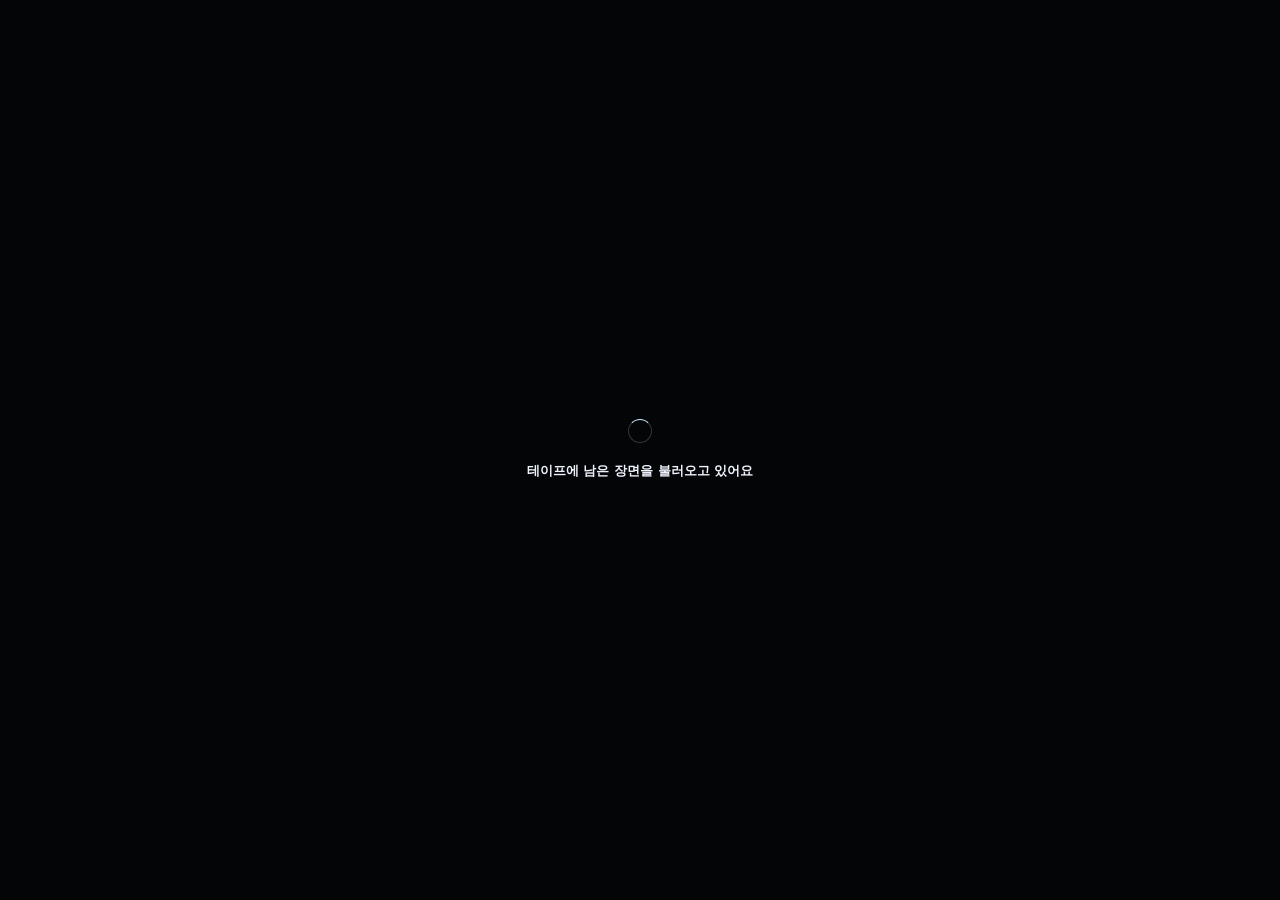
<file: memory-scene/scene.html>
<!doctype html>
<html lang="ko">
<head>
<meta charset="utf-8">
<meta name="viewport" content="width=device-width,initial-scale=1">
<meta name="robots" content="noindex,nofollow">
<meta name="referrer" content="origin">
<title>에이메스가 건넨 테이프 · 장면</title>
<link rel="icon" href="data:,">
<link rel="stylesheet" href="scene.css">
<script type="importmap">{"imports":{"three":"https://cdn.jsdelivr.net/npm/three@0.180.0/build/three.module.js","three/addons/":"https://cdn.jsdelivr.net/npm/three@0.180.0/examples/jsm/","@sparkjsdev/spark":"https://sparkjs.dev/releases/spark/2.4.0/spark.module.js"}}</script>
</head>
<body>
<section id="stage" tabindex="0" aria-label="에이메스가 방랑자에게 테이프를 건네는 장면. 드래그와 방향키로 회전하고, 아래쪽 스크롤 또는 두 손가락 벌리기로 가까이 봅니다. Escape로 이야기로 돌아갑니다.">
  <div id="viewport"><div id="destination" hidden><p>이야기로 이어집니다.</p><button id="return" type="button">다시 바라보기</button></div></div>
  <div id="loading" role="status"><span class="spinner" aria-hidden="true"></span><strong>테이프에 남은 장면을 불러오고 있어요</strong></div>
  <div id="error" role="alert" hidden><strong>장면을 불러오지 못했습니다.</strong><p id="errorText"></p><p>이야기 화면의 ‘본문으로’에서 계속 읽을 수 있습니다.</p></div>
</section>
<div hidden aria-hidden="true"><button id="reset" type="button" disabled>처음으로</button><button id="ambient" type="button" disabled aria-pressed="true">자동회전</button><button id="play" type="button" disabled>테이프 안으로</button></div>
<script type="module" src="boot.js"></script>
</body>
</html>
</file>
<file: base.css>
@font-face{font-family:Pretendard;src:url('assets/PretendardVariable.woff2') format('woff2');font-weight:100 900;font-display:swap}
:root{--field-ink:#111820;--field-paper:#f4f0e5;--field-accent:#ffc83d;--field-line:#ffffff25;--cva-background:#0d1118;--cva-surface:#1c2530;--cva-text:#f5f0e4;--cva-muted:#aab6c4;--cva-focus:#ffc83d;--cva-accent:#ffc83d;--cva-border:#425061;color-scheme:dark}
*{box-sizing:border-box}body{margin:0;font:16px/1.6 Pretendard,'Segoe UI',sans-serif;background:var(--field-ink);color:var(--field-paper)}button,input,a{font:inherit}button,a{-webkit-tap-highlight-color:transparent}button{cursor:pointer}button:disabled{cursor:default}a{color:inherit}img,canvas,video{max-width:100%}button:focus-visible,a:focus-visible,input:focus-visible,summary:focus-visible{outline:3px solid var(--cva-focus);outline-offset:5px}[hidden]{display:none!important}
.field-nav{max-width:1600px;margin:auto;padding:24px 48px;display:flex;align-items:center;justify-content:space-between;gap:24px;border-bottom:1px solid var(--field-line)}.field-brand{display:inline-flex;align-items:center;gap:10px;text-decoration:none;letter-spacing:.08em;font-size:12px;font-weight:800}.field-brand img{width:25px;height:25px}.field-links{display:flex;align-items:center;gap:28px;flex-wrap:wrap}.field-links a{text-decoration:none;font-size:13px;color:inherit;opacity:.7;padding-block:7px}.field-links a[aria-current=page]{opacity:1;border-bottom:2px solid currentColor}.field-links a:hover{opacity:1}.field-skip{position:fixed;top:-100px;left:16px;z-index:200;padding:10px 16px;background:var(--field-paper);color:var(--field-ink)}.field-skip:focus{top:12px}.field-visually-hidden{position:absolute;width:1px;height:1px;padding:0;margin:-1px;overflow:hidden;clip:rect(0,0,0,0);white-space:nowrap;border:0}
@media(max-width:800px){.field-nav{padding:18px 24px;gap:16px}.field-links{gap:18px}.field-brand{font-size:11px}}
@media(max-width:480px){.field-nav{padding:16px;align-items:flex-start}.field-links{gap:8px 16px;justify-content:flex-end}.field-links a{font-size:12px}.field-brand{letter-spacing:.03em;white-space:nowrap}}
@media(prefers-reduced-motion:reduce){*,*::before,*::after{scroll-behavior:auto!important;animation-duration:.01ms!important;animation-iteration-count:1!important;transition-duration:.01ms!important}}
</file>
<file: memory.css>
@charset "UTF-8";
:root{color-scheme:light;--memory-paper:#efeee6;--memory-ink:#203029;--memory-muted:#536456;--memory-rule:#c9cec1;--memory-accent:#586633}
html{scroll-behavior:smooth;scroll-padding-top:100px}
body{background:var(--memory-paper);color:var(--memory-ink);margin:0;word-break:keep-all}
a{text-underline-offset:5px}h1,h2,h3,p,figure{margin:0}
h1,h2{line-height:1.13;letter-spacing:-.055em;text-wrap:balance}
p{overflow-wrap:break-word}a:focus-visible,button:focus-visible{outline:3px solid #7b8d38;outline-offset:5px}
.memory-reader-nav{padding:25px 5vw;display:flex;justify-content:space-between;align-items:center;gap:25px;border-bottom:1px solid var(--memory-rule)}
.memory-reader-nav>a{display:flex;gap:20px;align-items:center;text-decoration:none}
.memory-reader-nav b{font-size:1.5rem;letter-spacing:-.03em}
.memory-reader-nav span,.memory-reader-nav nav{font-size:.6875rem;letter-spacing:.08em}
.memory-reader-nav nav{display:flex;gap:25px}.memory-reader-nav nav a{text-decoration:none;padding:8px 0}
.memory-reader{max-width:1600px;margin:auto}
.memory-reader-intro{padding:100px 8vw 72px}
.memory-kicker{font-size:.6875rem;font-weight:650;letter-spacing:.13em;color:#596743;margin-bottom:25px}
.memory-reader-intro h1{font-size:clamp(2.75rem,1rem + 5.5vw,6.25rem);font-weight:580;max-width:1150px}
.memory-intro-bottom{display:grid;grid-template-columns:1fr 1fr;gap:7vw;margin-top:42px}
.memory-intro-bottom p{font-size:1.0625rem;line-height:1.9;color:var(--memory-muted);max-width:38em}
.memory-actions{display:flex;align-items:center;gap:30px;margin-top:35px;font-size:.8125rem}
.memory-actions button{border:0;border-radius:2px;background:var(--memory-ink);color:#f3f2e8;padding:15px 21px;min-height:48px;transition:background .15s,transform .15s}
.memory-actions button:hover{background:#3a4a32}.memory-actions button:active{transform:scale(.985)}
.memory-actions a{text-decoration:none;padding:12px 0}.memory-actions span{margin-left:18px}
.memory-real-frame{margin:0 5vw;background:#0d1417;color:#c9d3cb;border-radius:2px;overflow:hidden}
.memory-real-frame img{display:block;width:100%;aspect-ratio:3414/1440;object-fit:contain;background:#030507}
.memory-real-frame figcaption{padding:16px 23px;font-size:.6875rem;line-height:1.8}
.memory-real-frame figcaption span{display:inline-block;color:#e5e7cc;font-size:.625rem;letter-spacing:.08em;margin-right:30px}
.memory-project-meta{display:grid;grid-template-columns:repeat(3,1fr);gap:4vw;padding:35px 8vw 65px}
.memory-project-meta span{font-size:.625rem;letter-spacing:.1em;color:#657456}
.memory-project-meta p{font-size:.8125rem;line-height:1.9;margin-top:9px}
.memory-chapter-nav{position:sticky;top:0;z-index:20;background:#efeee6f5;display:flex;justify-content:space-between;gap:15px;padding:17px 5vw;border-top:1px solid var(--memory-rule);border-bottom:1px solid var(--memory-rule)}
.memory-chapter-nav a{text-decoration:none;font-size:.75rem;white-space:nowrap;padding:9px 0}
.memory-chapter-nav a:hover{text-decoration:underline}
.memory-chapter-nav span{font-size:.625rem;color:#78836c;margin-right:9px}
.memory-case-section{padding:90px 8vw;border-bottom:1px solid var(--memory-rule)}
.memory-section-heading{margin-bottom:48px;max-width:1100px}
.memory-section-heading h2{font-size:clamp(2rem,1rem + 3vw,3.75rem);font-weight:580}
.memory-section-lead{font-size:1.0625rem;color:var(--memory-muted);line-height:1.85;margin-top:25px;max-width:48em}
.memory-prose-grid{display:grid;grid-template-columns:1fr 1fr;gap:6vw}
.memory-prose-grid>div,.memory-prose-grid>p{min-width:0}
.memory-case-section h3{font-size:1.125rem;line-height:1.6;letter-spacing:-.025em;margin-bottom:16px;font-weight:650}
.memory-prose-grid p,.memory-code-pair p{font-size:.9375rem;line-height:1.95;color:var(--memory-muted);max-width:48em}
.memory-prose-grid p+p{margin-top:18px}
.memory-case-section code{font-family:Consolas,monospace;font-size:.86em;overflow-wrap:anywhere}
.memory-number-strip{display:grid;grid-template-columns:1.25fr 1fr;gap:4vw;margin-top:44px;padding:32px 0;border-top:1px solid var(--memory-rule);border-bottom:1px solid var(--memory-rule)}
.memory-number-strip strong{font-size:clamp(1.5rem,1rem + 1.9vw,2.75rem);font-weight:500;letter-spacing:-.04em;line-height:1.4}
.memory-number-strip strong span{font-size:.6em;font-weight:400}
.memory-number-strip p{font-size:.75rem;line-height:1.8;margin-top:12px;color:var(--memory-muted)}
.memory-detail-block{margin-top:45px;padding-top:30px;border-top:1px solid var(--memory-rule)}
.memory-detail-block h3{max-width:50em}
.memory-evidence-note{font-size:.75rem!important;line-height:1.85!important;color:#5f6e58!important;margin-top:25px;max-width:90em}
.memory-frame-triptych{display:grid;grid-template-columns:repeat(3,1fr);gap:15px;margin-top:45px}
.memory-frame-triptych img{display:block;width:100%;aspect-ratio:3414/1440;object-fit:contain;background:#04070a}
.memory-frame-triptych figcaption{padding:12px 0;font-size:.75rem;color:var(--memory-muted)}
.memory-transfer-note{display:grid;grid-template-columns:180px 1fr;gap:30px;padding:26px 0;margin-top:30px;border-top:1px solid var(--memory-rule)}
.memory-transfer-note>span{font-size:.6875rem;color:var(--memory-accent);font-weight:600}
.memory-transfer-note>p{font-size:.875rem;line-height:1.9;max-width:65em;color:var(--memory-muted)}
.memory-source-line{margin-top:30px;font-size:.6875rem;line-height:2.3;color:var(--memory-muted)}
.memory-source-line a{display:inline;padding:3px 0}
.memory-dark-section{background:#13221f;color:#eceee0;--memory-muted:#bdcbbc;--memory-rule:#42554b}
.memory-dark-section .memory-kicker{color:#b7c28e}
.memory-dark-section .memory-source-line{color:#bdcbbc}
.memory-camera-path{display:grid;grid-template-columns:auto 1fr auto;align-items:center;gap:45px;margin:55px 0}
.memory-camera-path>div>span{font-size:.6875rem;color:#b9c8ac}
.memory-camera-path strong{display:block;font-size:3.75rem;letter-spacing:-.05em;font-weight:400;margin-top:10px}
.memory-camera-path small{display:block;font-size:.6875rem;color:#a8baa6}
.memory-path-line{text-align:center}.memory-path-line i{display:block;height:1px;background:#809475;position:relative;margin:30px 0}
.memory-path-line i:after{content:"";position:absolute;width:8px;height:8px;border-radius:50%;background:#d1db8c;left:74%;top:-4px}
.memory-code-pair{display:grid;grid-template-columns:1fr 1fr;gap:6vw;margin-top:45px;border-top:1px solid var(--memory-rule);padding-top:30px}
.memory-code-pair>div>span{font-size:.6875rem;color:#b7c28e;display:block;margin-bottom:18px}
.memory-code-pair pre{margin:0;font: .875rem/1.8 Consolas,monospace;white-space:pre-wrap}
.memory-layer-diagram{display:grid;grid-template-columns:repeat(3,1fr);gap:30px;padding:35px 0;margin-top:35px;border-block:1px solid var(--memory-rule)}
.memory-layer-diagram span,.memory-pipeline span{font-size:.625rem;letter-spacing:.09em;color:#677555}
.memory-layer-diagram strong,.memory-pipeline strong{display:block;font-size:1.25rem;letter-spacing:-.03em;font-weight:550;margin:15px 0 10px}
.memory-layer-diagram p,.memory-pipeline p{font-size:.8125rem;line-height:1.8;color:var(--memory-muted)}
.memory-render-section{background:#e1e7d9}
.memory-full-bleed{margin:0 0 35px}
.memory-pipeline{display:grid;grid-template-columns:1fr auto 1fr auto 1fr;gap:25px;align-items:center;margin:38px 0 45px}
.memory-pipeline>span{font-size:1.25rem;color:#7b8968}
.memory-timing{display:grid;grid-template-columns:1fr 1fr;gap:6vw;margin-bottom:40px}
.memory-timing>div>span{font-size:.6875rem;letter-spacing:.07em;color:#677555}
.memory-timing ol{list-style:none;margin:20px 0 0;padding:0}
.memory-timing li{display:grid;grid-template-columns:115px 1fr;gap:20px;border-top:1px solid var(--memory-rule);padding:17px 0}
.memory-timing b{font-size:.875rem;font-weight:600}.memory-timing p{font-size:.8125rem;line-height:1.8;color:var(--memory-muted)}
.memory-principles-section{background:#e9e9dc}
.memory-principle-list article{display:grid;grid-template-columns:60px 1fr;gap:30px;padding:28px 0;border-top:1px solid var(--memory-rule)}
.memory-principle-list article>span{font-size:.75rem;color:#64704e;padding-top:4px}
.memory-principle-list p{font-size:.9375rem;line-height:1.95;max-width:60em;color:var(--memory-muted)}
.memory-principle-list h3{margin-bottom:10px}
.memory-design-prompts{display:grid;grid-template-columns:1fr 1fr;gap:25px 5vw}
.memory-design-prompts p{font-size:.875rem;line-height:1.9;color:var(--memory-muted)}
.memory-design-prompts b{color:var(--memory-ink)}
.memory-prose-grid ul{padding-left:18px;margin:0;font-size:.875rem;line-height:1.9;color:var(--memory-muted)}
.memory-prose-grid li+li{margin-top:12px}
.memory-source-section{display:grid;grid-template-columns:1fr 1fr;gap:5vw}
.memory-source-section .memory-section-heading{margin:0}
.memory-source-section h2{font-size:clamp(2rem,1rem + 2.5vw,3.2rem)}
.memory-doc-links{display:flex;flex-direction:column}
.memory-doc-links a{padding:15px 0;border-bottom:1px solid var(--memory-rule);font-size:.8125rem;text-decoration:none}
.memory-doc-links a:hover{text-decoration:underline}
.memory-credit{grid-column:1/-1;font-size:.6875rem;color:#64715a;line-height:1.9;max-width:90em}
.memory-reader-footer{padding:30px 5vw 100px;display:flex;justify-content:space-between;font-size:.75rem}
.memory-noscript{padding:20px 5vw;background:#e0edbc;color:#23432c;font-size:.8125rem}
.elio-memory-return{z-index:40}.elio-memory .elio-memory__wordmark{font-size:15px}.elio-memory__poster{pointer-events:none}
@media(max-width:1000px){.memory-chapter-nav{display:grid;grid-template-columns:repeat(3,1fr);gap:0 15px;padding:8px 5vw}.memory-chapter-nav a{font-size:.6875rem}.memory-number-strip{grid-template-columns:1fr 1fr}.memory-transfer-note{grid-template-columns:140px 1fr}.memory-timing li{grid-template-columns:90px 1fr;gap:15px}}
@media(max-width:700px){
 html{scroll-padding-top:108px}
 .memory-reader-nav{padding:19px 22px;gap:14px;align-items:flex-start}
 .memory-reader-nav>a{gap:8px;align-items:flex-start}.memory-reader-nav b{font-size:1.25rem}
 .memory-reader-nav span{font-size:.5rem;max-width:85px;line-height:1.8}
 .memory-reader-nav nav{gap:10px;font-size:.625rem;letter-spacing:0;flex-wrap:wrap;justify-content:flex-end}
 .memory-reader-intro{padding:55px 24px 40px}
 .memory-kicker{font-size:.5625rem;letter-spacing:.09em;margin-bottom:22px}
 .memory-reader-intro h1{font-size:clamp(2.35rem,1rem + 6vw,3.6rem)}
 .memory-intro-bottom{display:block;margin-top:25px}.memory-intro-bottom p{font-size:.875rem;line-height:1.9}
 .memory-intro-bottom p+p{margin-top:16px}
 .memory-actions{gap:20px;flex-wrap:wrap;font-size:.75rem;margin-top:27px}
 .memory-actions button{padding:14px 16px}.memory-actions span{margin-left:9px}
 .memory-real-frame{margin:0 15px}.memory-real-frame figcaption{padding:15px;font-size:.625rem}
 .memory-real-frame figcaption span{display:block;margin:0 0 7px}
 .memory-project-meta{grid-template-columns:1fr 1fr;padding:27px 24px 35px;gap:22px}
 .memory-project-meta>div:last-child{grid-column:1/-1}.memory-project-meta p{font-size:.75rem}
 .memory-chapter-nav{padding:9px 22px;column-gap:10px}.memory-chapter-nav a{font-size:.625rem;padding:9px 0}
 .memory-chapter-nav span{font-size:.5625rem;margin-right:5px}
 .memory-case-section{padding:55px 24px}
 .memory-section-heading{margin-bottom:30px}.memory-section-heading h2{font-size:2.05rem}
 .memory-section-lead{font-size:.875rem;margin-top:22px}
 .memory-prose-grid,.memory-code-pair,.memory-timing{display:block}
 .memory-prose-grid>div+div,.memory-prose-grid>p+p{margin-top:30px}
 .memory-case-section h3{font-size:1rem;margin-bottom:13px}
 .memory-prose-grid p,.memory-code-pair p{font-size:.875rem;line-height:1.95}
 .memory-number-strip{grid-template-columns:1fr;gap:25px;margin-top:30px;padding:25px 0}
 .memory-number-strip strong{font-size:1.75rem}.memory-number-strip p{font-size:.6875rem;margin-top:8px}
 .memory-detail-block{margin-top:30px;padding-top:25px}
 .memory-evidence-note{font-size:.6875rem!important}
 .memory-frame-triptych{grid-template-columns:1fr;gap:20px;margin-top:30px}
 .memory-frame-triptych figcaption{font-size:.6875rem}
 .memory-transfer-note{display:block;padding:23px 0;margin-top:25px}
 .memory-transfer-note>span{display:block;margin-bottom:13px}
 .memory-transfer-note>p{font-size:.8125rem}
 .memory-source-line{font-size:.625rem;margin-top:20px}
 .memory-camera-path{gap:15px;margin:35px 0}.memory-camera-path strong{font-size:2.5rem}
 .memory-camera-path>div>span,.memory-camera-path small{font-size:.5625rem}
 .memory-path-line>span{display:block}.memory-path-line small{font-size:.5rem;line-height:1.7}
 .memory-code-pair>div+div{margin-top:27px}.memory-code-pair pre{font-size:.75rem}
 .memory-layer-diagram{grid-template-columns:1fr;gap:26px;padding:28px 0}
 .memory-layer-diagram strong{font-size:1.125rem;margin-top:8px}
 .memory-full-bleed{margin:0 0 25px}
 .memory-pipeline{grid-template-columns:1fr;gap:16px;margin:30px 0}
 .memory-pipeline>span{transform:rotate(90deg);justify-self:start}
 .memory-pipeline strong{margin-top:7px;font-size:1.125rem}
 .memory-timing>div+div{margin-top:30px}.memory-timing li{grid-template-columns:90px 1fr}
 .memory-timing p{font-size:.75rem}.memory-timing b{font-size:.8125rem}
 .memory-principle-list article{grid-template-columns:25px 1fr;gap:12px;padding:23px 0}
 .memory-principle-list p{font-size:.8125rem}
 .memory-design-prompts{grid-template-columns:1fr;gap:20px}.memory-design-prompts p{font-size:.8125rem}
 .memory-prose-grid ul{font-size:.8125rem}
 .memory-source-section{display:block}.memory-doc-links{margin-top:28px}
 .memory-doc-links a{font-size:.75rem;padding:15px 0}
 .memory-credit{font-size:.625rem;margin-top:30px}
 .memory-reader-footer{padding:25px 24px 100px;font-size:.625rem;gap:20px}
 .elio-memory__wordmark{font-size:13px}
}
@media(prefers-reduced-motion:reduce){html{scroll-behavior:auto}.memory-actions button{transition:none}}
@media(min-width:701px){body .elio-memory:is([data-source="live"],[data-source="image"],[data-state="loading"])[data-transition="standard"][data-mode="intro"] .elio-memory__near{bottom:clamp(112px,15vh,165px);font-size:clamp(28px,3.2vw,42px);line-height:1.3}}
@media(min-width:701px){body .elio-memory[data-presentation="read"][data-transition="standard"][data-mode="intro"] .elio-memory__near{top:clamp(96px,12vh,140px);bottom:auto;font-size:clamp(28px,2.9vw,38px);line-height:1.25}}

.memory-history{margin-top:30px;border-top:1px solid var(--memory-rule);padding:20px 0;font-size:.8125rem;color:var(--memory-muted)}.memory-history summary{cursor:pointer;color:var(--memory-ink);padding:8px 0}.memory-history summary:focus-visible{outline:3px solid #7b8d38;outline-offset:4px}.memory-history p{max-width:75em;line-height:1.95;margin-top:18px}

.memory-input-pair{display:grid;grid-template-columns:1.4fr 1fr;gap:22px;margin:38px 0}.memory-input-pair img{display:block;width:100%;height:280px;object-fit:contain;background:#070c0f}.memory-input-pair figcaption{font-size:.6875rem;line-height:1.85;color:var(--memory-muted);padding:15px 0}.memory-input-pair figcaption b{display:block;color:var(--memory-ink);font-weight:600;margin-bottom:5px}.memory-reconstruction-section{background:#e7e9df}
@media(max-width:1000px){html{scroll-padding-top:150px}}
@media(max-width:700px){.memory-input-pair{grid-template-columns:1fr;gap:22px;margin:28px 0}.memory-input-pair img{height:auto;aspect-ratio:16/9}.memory-input-pair figcaption{font-size:.625rem}}

.memory-type-note{margin:0 0 40px}.memory-type-note p{font-size:.9375rem;line-height:1.95;color:var(--memory-muted);max-width:80em}@media(max-width:700px){.memory-type-note p{font-size:.875rem}}
</file>
<file: memory-cinematic/overlay.css>
.elio-memory{--memory-progress:0;--memory-title-opacity:1;--memory-near-opacity:0;--memory-overlay-opacity:1;position:fixed;inset:0;width:100vw;height:100dvh;max-width:none;max-height:none;margin:0;padding:0;border:0;overflow:hidden;background:#030507;color:#edf3fc;font-family:Pretendard,"Noto Sans KR",system-ui,sans-serif;color-scheme:dark;isolation:isolate;opacity:var(--memory-overlay-opacity)}
/* Keep the one iframe laid out while closed so its initial GPU warm-up finishes. */
.elio-memory[hidden]{display:block!important;visibility:hidden;pointer-events:none}
.elio-memory [hidden],.elio-memory-return[hidden]{display:none!important}
.elio-memory::backdrop{background:transparent}
html:has(#elio-memory:modal){overflow:hidden;scrollbar-gutter:auto}
.elio-memory[data-reader-tail]{display:block;pointer-events:none;z-index:10000}
.elio-memory__poster{position:absolute;inset:0;width:100%;height:100%;object-fit:contain;background:#030507;z-index:1;pointer-events:none;opacity:1;transition:opacity .45s ease}
.elio-memory[data-poster="fading"] .elio-memory__poster{opacity:0}
.elio-memory.is-leaving{opacity:0;pointer-events:none;transition:opacity .22s ease}
.elio-memory__scene{position:absolute;inset:0;width:100%;height:100%;border:0;background:#030507;opacity:var(--memory-scene-opacity,1)}
.elio-memory__watch-light{display:none;position:absolute;inset:0;background:radial-gradient(ellipse at var(--memory-light-x,50%) var(--memory-light-y,50%),#263849 0%,#142433 38%,#080f19 70%,#030507 100%)}
.elio-memory .elio-memory__cassette-glow{display:none;position:absolute;inset:0;width:100%;height:100%;fill:none;stroke:none;z-index:1;pointer-events:none;opacity:calc(var(--memory-glow-opacity,0)*.85)}
.elio-memory[data-presentation="watch"] .elio-memory__cassette-glow{display:block}
.elio-memory:is([data-presentation="watch"],[data-state="handoff"]) .elio-memory__watch-light{display:block}
.elio-memory:is([data-presentation="watch"],[data-state="handoff"]).is-entering{-webkit-mask-image:none;mask-image:none}
.elio-memory:is([data-presentation="watch"],[data-state="handoff"]).is-entering .elio-memory__scene{-webkit-mask-image:var(--memory-entry-mask);mask-image:var(--memory-entry-mask)}
.elio-memory__inverse-backdrop{display:none;position:absolute;inset:0;background:#030507;opacity:var(--memory-backdrop-opacity,1)}
.elio-memory[data-transition="inverse"]{background:transparent}
.elio-memory[data-transition="inverse"][data-mode="watch"]{background:#030507}
.elio-memory[data-transition="inverse"] .elio-memory__inverse-backdrop{display:block}
.elio-memory[data-transition="inverse"] .elio-memory__scene{background:transparent}
/* Default/Read reveals the reader; presentation-watch masks only its scene. */
.elio-memory.is-entering{-webkit-mask-image:var(--memory-entry-mask);mask-image:var(--memory-entry-mask)}
.elio-memory.is-entering[data-transition="inverse"],.elio-memory.is-entering[data-transition="inverse"] .elio-memory__scene{-webkit-mask-image:none;mask-image:none}
.elio-memory.is-entering[data-transition="inverse"] .elio-memory__inverse-backdrop{-webkit-mask-image:var(--memory-entry-mask);mask-image:var(--memory-entry-mask)}
.elio-memory.is-entering[data-transition="inverse"] .elio-memory__grain{opacity:max(0,calc(1 - var(--memory-entry-progress)*2))}
.elio-memory.is-entering[data-transition="inverse"] .elio-memory__wordmark{opacity:max(0,calc(1 - var(--memory-entry-progress)*3))}
.elio-memory.is-entering .elio-memory__wordmark{opacity:calc(1 - var(--memory-entry-progress))}
.elio-memory__grain{position:absolute;inset:0;z-index:1;pointer-events:none;background:linear-gradient(180deg,#03050755,transparent 24%,transparent 70%,#03050788)}
.elio-memory__wordmark{position:absolute;left:clamp(24px,4vw,64px);top:max(26px,env(safe-area-inset-top));z-index:2;font-size:14px;font-weight:900;letter-spacing:.1em;pointer-events:none}
.elio-memory__wordmark span{font-size:10px;font-weight:600;color:#b4c5d6}
.elio-memory__type{position:absolute;z-index:2;left:clamp(24px,6vw,96px);top:clamp(108px,21vh,240px);width:78%;pointer-events:none}
.elio-memory__eyebrow{margin:0 0 22px;font-size:11px;font-weight:600;letter-spacing:.16em;line-height:1.8;color:#b8c9d9;text-shadow:0 2px 24px #000}
.elio-memory__eyebrow span{display:block;color:#e6effa}
.elio-memory__type>.elio-memory__eyebrow{opacity:var(--memory-title-opacity)}
.elio-memory__type h1{font-size:clamp(66px,10vw,158px);line-height:1.03;font-weight:850;letter-spacing:-.075em;margin:0;opacity:var(--memory-title-opacity);transform:translateY(calc(var(--memory-progress)*-18px));text-shadow:0 8px 52px #01040866}
.elio-memory__type h1 span{display:block}
.elio-memory__near{position:absolute;z-index:3;left:clamp(24px,6vw,96px);top:18vh;width:min(1040px,86vw);font-size:clamp(34px,4.8vw,72px);font-weight:750;line-height:1.35;letter-spacing:-.055em;word-break:keep-all;overflow-wrap:anywhere;text-wrap:balance;margin:0;opacity:var(--memory-near-opacity);pointer-events:none;text-shadow:0 2px 10px #000,0 6px 38px #000}
.elio-memory__near span{display:block}
.elio-memory:is([data-source="live"],[data-source="image"],[data-state="loading"])[data-transition="standard"][data-mode="intro"] .elio-memory__type h1{font-size:clamp(66px,8.6vw,132px)}
.elio-memory:is([data-source="live"],[data-source="image"],[data-state="loading"])[data-transition="standard"][data-mode="intro"] .elio-memory__type{top:clamp(100px,16vh,180px)}
.elio-memory:is([data-source="live"],[data-source="image"],[data-state="loading"])[data-transition="standard"][data-mode="intro"] .elio-memory__near{top:auto;bottom:clamp(150px,22vh,230px);font-size:clamp(28px,3.7vw,54px);line-height:1.36}
.elio-memory:is([data-source="live"],[data-source="image"],[data-state="loading"])[data-transition="standard"] .elio-memory__near span:first-child{font-size:.88em;font-weight:600;color:#c7dbe9;margin-bottom:.16em}
.elio-memory__help{position:absolute;z-index:4;bottom:max(34px,env(safe-area-inset-bottom));left:50%;width:max-content;max-width:calc(100% - 96px);transform:translateX(-50%);display:flex;align-items:center;gap:24px;padding:14px 15px 14px 24px;border:1px solid #b9d3e338;border-radius:25px;background:#09131cda;box-shadow:0 12px 44px #0005;backdrop-filter:blur(16px);animation:elio-memory-float 3.4s ease-in-out infinite}
.elio-memory__gestures{display:flex;align-items:center;gap:22px;font-size:11px;color:#c6d7e6;line-height:1.5;white-space:nowrap}
.elio-memory__gestures>span{display:flex;align-items:center;gap:8px}
.elio-memory svg{width:24px;height:24px;fill:none;stroke:currentColor;stroke-width:1.5;stroke-linecap:round;stroke-linejoin:round;flex:none}
.elio-memory .elio-memory__touch-hint{display:none}
.elio-memory__arrow{animation:elio-memory-arrow 1.8s ease-in-out infinite}
.elio-memory button,.elio-memory__video,.elio-memory-return button{min-height:44px;border:1px solid #b9d3e344;border-radius:999px;background:#0a121bd9;color:#edf3fc;font:600 13px/1.3 Pretendard,system-ui,sans-serif;padding:12px 18px;cursor:pointer;text-decoration:none;-webkit-tap-highlight-color:transparent}
.elio-memory button:focus-visible,.elio-memory a:focus-visible,.elio-memory-return button:focus-visible{outline:2px solid #c4edff;outline-offset:5px}
.elio-memory #elio-memory-read{color:#0a1720;background:#d7ebf5;border-color:#d7ebf5;font-weight:800;white-space:nowrap}
.elio-memory #elio-memory-read:hover{background:#eff9ff}
.elio-memory .elio-memory__info{position:absolute;left:max(18px,env(safe-area-inset-left));bottom:max(32px,env(safe-area-inset-bottom));z-index:4;display:grid;place-items:center;box-sizing:border-box;padding:0;width:44px;height:44px;line-height:0;background:#07111aaa;color:#b7cddd}
.elio-memory__info>svg{display:block}
.elio-memory__info:hover{color:#fff;background:#162838}
.elio-memory__status{position:absolute;left:clamp(24px,6vw,96px);bottom:145px;z-index:3;font-size:12px;line-height:1.7;color:#cad8e6;max-width:75%;margin:0;pointer-events:none;text-shadow:0 2px 14px #000}
.elio-memory[data-state="ready"] .elio-memory__status{visibility:hidden}
.elio-memory[data-state="error"] .elio-memory__status,.elio-memory[data-state="blocked"] .elio-memory__status{padding:14px 18px;border-radius:12px;background:#141e2be8}
.elio-memory__continue{position:absolute;z-index:5;bottom:34px;left:50%;transform:translateX(-50%);white-space:nowrap}
.elio-memory[data-state="blocked"] .elio-memory__continue{bottom:100px}
.elio-memory[data-state="handoff"] .elio-memory__status,.elio-memory[data-state="handoff"] .elio-memory__continue{animation:elio-memory-handoff-help .25s .65s both}
.elio-memory[data-presentation="watch"][data-state="handoff"] .elio-memory__status{visibility:hidden}
.elio-memory[data-state="blocked"]{background:#03050788}
.elio-memory__watch{display:none;position:absolute;left:clamp(24px,6vw,96px);top:90px;z-index:3;pointer-events:none;text-shadow:0 4px 30px #000;opacity:var(--memory-watch-opacity,1)}
.elio-memory__watch .elio-memory__eyebrow{font-size:10px;margin-bottom:8px}
.elio-memory__watch strong{display:block;font-size:clamp(18px,1.8vw,25px);line-height:1.4;font-weight:650;letter-spacing:-.03em;max-width:85vw;overflow-wrap:anywhere}
.elio-memory__watch>p:last-child{font-size:14px;letter-spacing:.08em;font-variant-numeric:tabular-nums;color:#c4e6f8;margin:6px 0 0}
.elio-memory__moment{display:none;position:absolute;z-index:3;left:clamp(24px,6vw,96px);top:26vh;width:min(800px,86vw);pointer-events:none;opacity:var(--memory-quote-opacity,0);transform:translateY(calc((1 - var(--memory-quote-opacity,0))*16px));text-shadow:0 2px 10px #000,0 6px 38px #000}
.elio-memory__moment .elio-memory__eyebrow{margin-bottom:16px;color:#c4e6f8}
.elio-memory__quote{font-size:clamp(28px,3.7vw,58px);font-weight:650;letter-spacing:-.045em;line-height:1.45;word-break:keep-all;overflow-wrap:anywhere;text-wrap:balance;margin:0}
.elio-memory[data-presentation="watch"] .elio-memory__moment{top:25vh;width:min(960px,86vw)}
.elio-memory[data-presentation="watch"] .elio-memory__quote{font-size:clamp(32px,4.3vw,64px);font-weight:720;line-height:1.4}
.elio-memory[data-presentation="watch"][data-long-quote="true"] .elio-memory__quote{font-size:clamp(28px,3.5vw,49px)}
.elio-memory[data-quoted="true"] .elio-memory__quote::before{content:'“';color:#c4e6f8}
.elio-memory[data-quoted="true"] .elio-memory__quote::after{content:'”';color:#c4e6f8}
.elio-memory[data-mode="watch"] .elio-memory__watch{display:block}
.elio-memory[data-mode="watch"] .elio-memory__moment:not([hidden]){display:block}
.elio-memory[data-mode="watch"]{touch-action:none}
.elio-memory[data-mode="watch"] .elio-memory__type,.elio-memory[data-mode="watch"] .elio-memory__near,.elio-memory[data-mode="watch"] .elio-memory__help,.elio-memory[data-mode="watch"] .elio-memory__info{display:none}
.elio-memory[data-mode="watch"] .elio-memory__scene{pointer-events:none}
.elio-memory:is([data-source="film"],[data-source="image"])[data-playing="true"] .elio-memory__type,.elio-memory[data-transition="inverse"][data-playing="true"] .elio-memory__type{opacity:0;transition:opacity .3s}
.elio-memory[data-playing="true"] .elio-memory__help,.elio-memory[data-playing="true"] .elio-memory__info{display:none}
.elio-memory__video{position:absolute;z-index:5;bottom:40px;left:50%;transform:translateX(-50%);white-space:nowrap}
.elio-memory-return{position:fixed;z-index:800;right:max(18px,env(safe-area-inset-right));bottom:max(18px,env(safe-area-inset-bottom));max-width:calc(100vw - 32px)}
.elio-memory-return button{background:#112230ed;box-shadow:0 8px 28px #0002;font-size:11px;padding:11px 16px}
.elio-memory-return button span{font-size:16px;margin-right:6px}
@keyframes elio-memory-float{0%,100%{translate:0 0}50%{translate:0 -7px}}
@keyframes elio-memory-arrow{0%,100%{transform:translateY(-2px)}50%{transform:translateY(3px)}}
@keyframes elio-memory-handoff-help{from{opacity:0}to{opacity:1}}
@media(pointer:coarse){.elio-memory .elio-memory__desktop-hint{display:none}.elio-memory .elio-memory__touch-hint{display:inline}}
@media(max-width:600px){
 .elio-memory .elio-memory__desktop-hint{display:none}.elio-memory .elio-memory__touch-hint{display:inline}
 .elio-memory__wordmark{top:max(22px,env(safe-area-inset-top));left:24px;font-size:12px}.elio-memory__wordmark span{font-size:9px}
 .elio-memory__type{top:20vh;left:24px;width:calc(100% - 48px)}.elio-memory__type h1{font-size:clamp(48px,14vw,72px)}.elio-memory__eyebrow{font-size:10px;margin-bottom:18px}
 .elio-memory__near{left:24px;right:24px;top:max(116px,16vh);width:calc(100% - 48px);font-size:clamp(28px,7.8vw,36px);line-height:1.4}
 .elio-memory:is([data-source="live"],[data-source="image"],[data-state="loading"])[data-transition="standard"][data-mode="intro"] .elio-memory__type{top:max(100px,13vh)}
 .elio-memory:is([data-source="live"],[data-source="image"],[data-state="loading"])[data-transition="standard"][data-mode="intro"] .elio-memory__type h1{font-size:clamp(48px,14vw,66px)}
 .elio-memory:is([data-source="live"],[data-source="image"],[data-state="loading"])[data-transition="standard"][data-mode="intro"] .elio-memory__near{bottom:clamp(180px,25vh,240px);font-size:clamp(26px,7.2vw,32px);line-height:1.42}
 .elio-memory__help{max-width:calc(100% - 72px);bottom:max(36px,env(safe-area-inset-bottom));padding:17px;gap:14px;flex-direction:column;border-radius:25px}
 .elio-memory__gestures{gap:19px;font-size:10px}.elio-memory__gestures>span{gap:5px}.elio-memory__gestures svg{width:22px;height:22px}
 .elio-memory #elio-memory-read{width:100%;font-size:12px}.elio-memory .elio-memory__info{left:12px;bottom:max(16px,env(safe-area-inset-bottom))}
 .elio-memory__watch{left:24px;top:72px}.elio-memory__watch strong{font-size:18px}.elio-memory__status{left:24px;bottom:194px;max-width:calc(100% - 48px);font-size:11px}
 .elio-memory__moment{left:24px;top:max(180px,22vh);width:calc(100% - 48px)}.elio-memory__moment .elio-memory__eyebrow{font-size:9px;margin-bottom:12px}.elio-memory__quote{font-size:clamp(21px,5.6vw,28px);line-height:1.5}
 .elio-memory[data-presentation="watch"] .elio-memory__moment{top:max(180px,22vh);width:calc(100% - 48px)}
 .elio-memory[data-presentation="watch"] .elio-memory__quote{font-size:clamp(26px,7.2vw,33px);line-height:1.44}
 .elio-memory[data-presentation="watch"][data-long-quote="true"] .elio-memory__quote{font-size:clamp(23px,6.2vw,28px)}
 .elio-memory-return{right:12px;bottom:max(12px,env(safe-area-inset-bottom))}
}
.elio-memory .elio-memory__film-touch-hint{display:none}
.elio-memory:is([data-source="film"],[data-source="image"]) .elio-memory__rotation-hint{display:none}
@media(max-width:600px),(pointer:coarse){
 .elio-memory:is([data-source="film"],[data-source="image"]) .elio-memory__gestures>span:first-child{display:none}
 .elio-memory:is([data-source="film"],[data-source="image"]) .elio-memory__film-touch-hint{display:flex}
}
</file>
<file: memory-cinematic/startup.css>
/* Critical first paint only. Release once the ordinary dialog owns the screen. */
html[data-memory-startup="intro"],html[data-memory-startup="intro"] body{background:#030507!important;color-scheme:dark}
html[data-memory-startup="intro"]{overflow:hidden;scrollbar-gutter:auto}
html[data-memory-startup="intro"] #elio-memory-reader{visibility:hidden!important;pointer-events:none}
html[data-memory-startup="intro"] #elio-memory[hidden]{visibility:visible;z-index:10000}
html[data-memory-startup="intro"] #elio-memory-help{visibility:hidden}
</file>
<file: memory-scene/scene.css>
*{box-sizing:border-box}
html,body{width:100%;height:100%;margin:0;overflow:hidden;background:#030507;color:#edf2fb;font-family:system-ui,sans-serif}
html.inverse-entry,html.inverse-entry body,html.inverse-entry #stage,html.inverse-entry #viewport{background:transparent}
/* Match the embedding dark dialog so Chromium preserves iframe transparency. */
html.inverse-entry{color-scheme:dark}
[hidden]{display:none!important}
#stage{position:absolute;inset:0;display:grid;place-items:center;touch-action:none;outline:none;cursor:grab}
#stage:active{cursor:grabbing}
#stage:focus-visible{outline:2px solid #b9e6ff;outline-offset:-4px}
#viewport{position:relative;overflow:hidden}
canvas{display:block;width:100%;height:100%}
#loading,#error{position:absolute;inset:0;z-index:8;display:flex;align-items:center;justify-content:center;flex-direction:column;gap:18px;background:#030507;padding:24px;text-align:center;font-size:13px;line-height:1.6}
#errorText{max-width:80vw;overflow-wrap:anywhere;color:#b7c4d5}
.spinner{width:24px;height:24px;border:1px solid #ffffff30;border-top-color:#d6edff;border-radius:50%;animation:spin 1s linear infinite}
#destination{position:absolute;inset:0;z-index:5;display:grid;place-content:center;background:#030507;text-align:center}
button{font:inherit;padding:10px 16px;color:inherit;border:1px solid #fff4;border-radius:24px;background:#111923}
@keyframes spin{to{transform:rotate(1turn)}}
@media(prefers-reduced-motion:reduce){.spinner{animation:none}}
</file>
